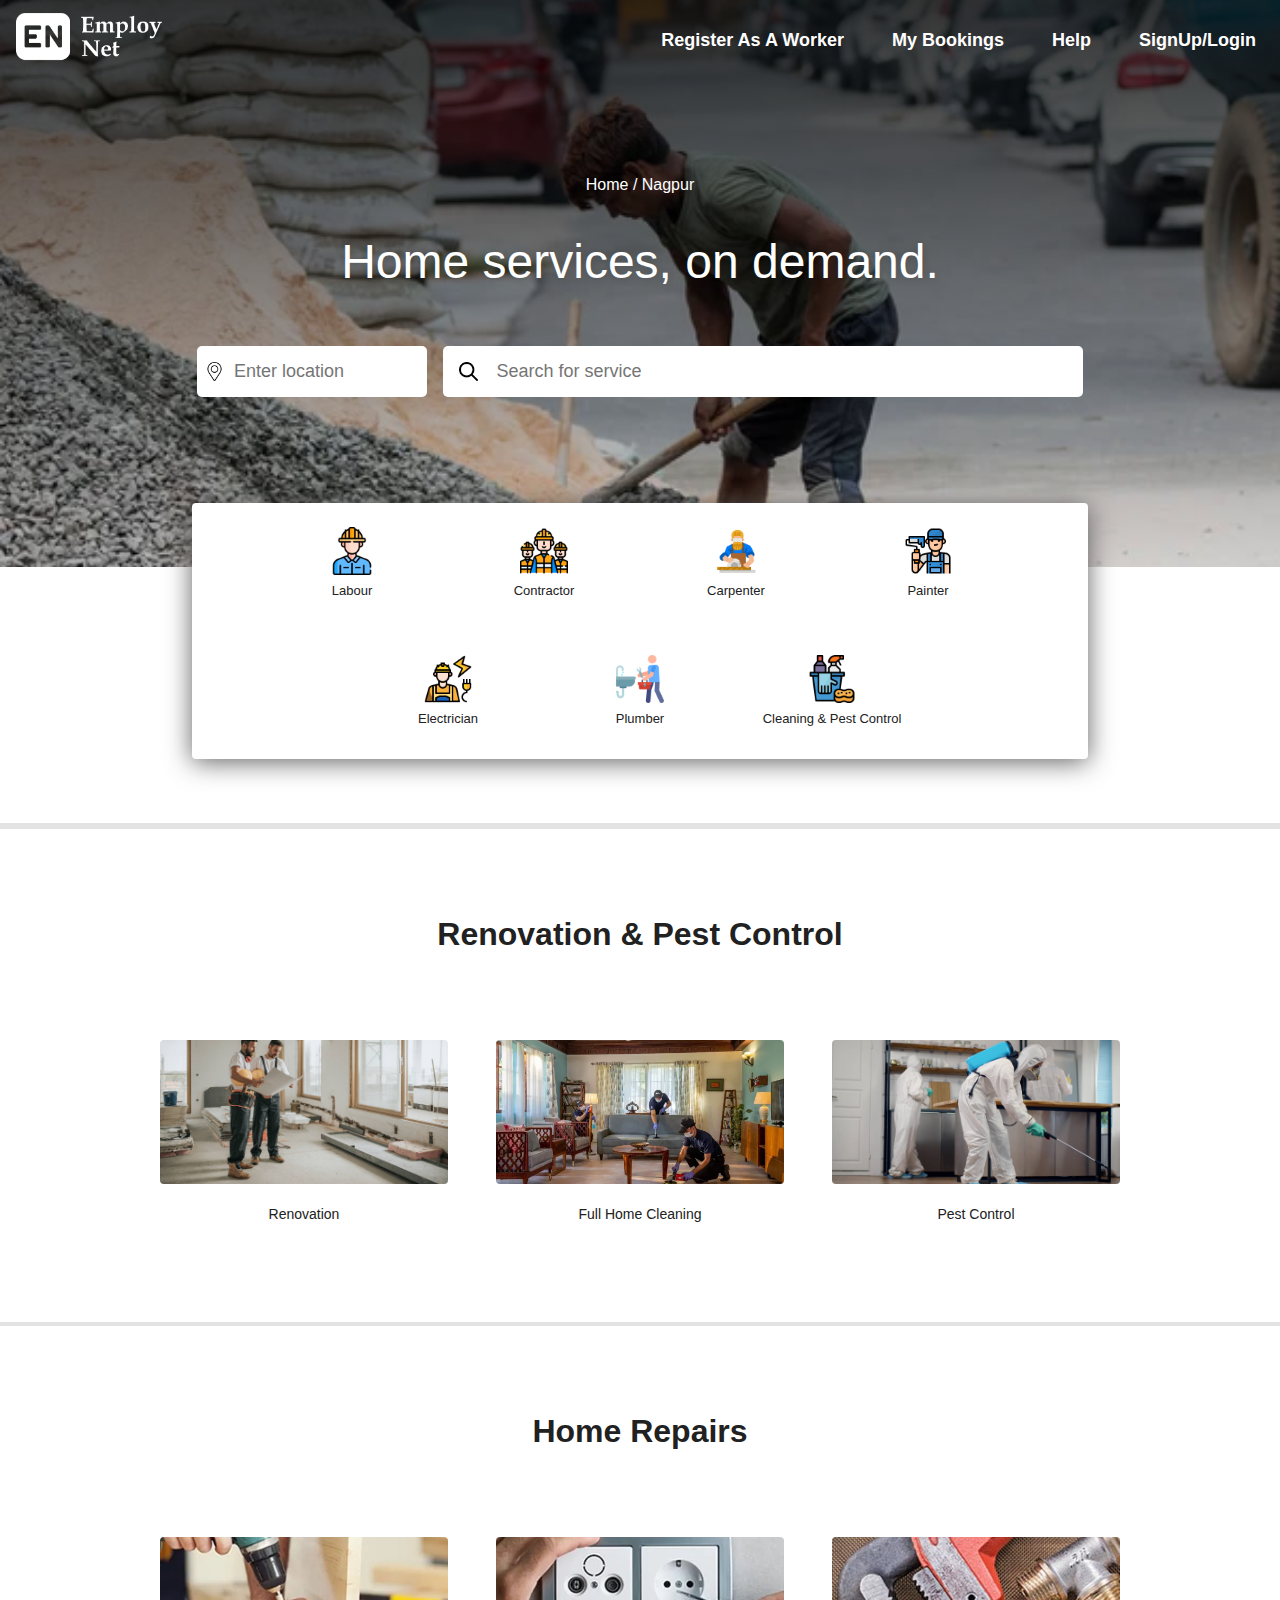
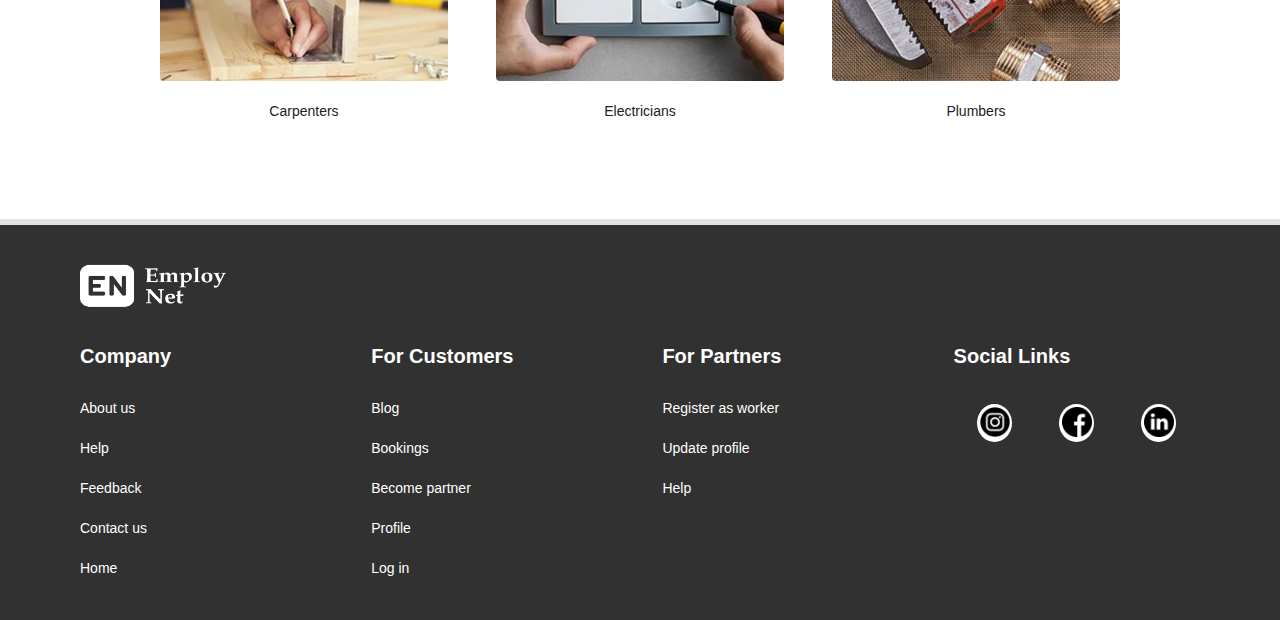
<file: index.html>
<!DOCTYPE html>
<html lang="en">
<head>
    <meta charset="UTF-8">
    <meta name="viewport" content="width=device-width, initial-scale=1.0">
    <title>EmployNet: Home Page</title>
    <link rel="stylesheet" href="index.css">
    <script async src="https://pagead2.googlesyndication.com/pagead/js/adsbygoogle.js?client=ca-pub-9807803082363038"
     crossorigin="anonymous"></script>
</head>
<body>
    <script>
        if(navigator.geolocation)
{
    navigator.geolocation.getCurrentPosition(function(position)
    {
        console.log(`Latitude is: ${position.coords.latitude} and longitude is: ${position.coords.longitude}`);
    },function()
    {
        alert("Could not get the location for some reason!");
    })
}
    </script>
    <div class="first1"></div>
    <div class="first2">
        <div class="first3">
            <div><a href="aboutUs.html"><div class="first4"></div></a></div>
            <div class="first5">
                <div><a href="worker.html" class="first40"><div class="first6">Register As A Worker</div></a></div>
                <div><a href="customer2.html" class="first40"><div class="first6">My Bookings</div></a></div>
                <div><a href="help.html" class="first40"><div class="first6">Help</div></a></div>
                <div><a href="sign.html" class="first40"><div class="first6">SignUp/Login</div></a></div>
            </div>
        </div>
        <div class="first7">Home / Nagpur</div>
        <div class="first8">Home services, on demand.</div>
        <div class="first9">
            <div class="first10">
                <div class="first12"><img src="gallery/pin.png" alt="" class="first13"></div>
                <div class="first14"><input type="text" placeholder="Enter location" class="first15"></div>
                <!-- <div class="first12"><img src="gallery/down-arrow.png" alt="" class="first13"></div> -->
            </div>
            <div class="first11">
                <div class="first16"><img src="gallery/search.png" alt="" class="first13"></div>
                <div><input type="text" placeholder="Search for service" class="first15"></div>
            </div>
        </div>
    </div>
    <div class="first17"><div class="first18">
        <div><a href="customer.html" class="first40"><div class="first19">
            <div class="first20"><img src="gallery/labour-day.png" alt="" class="first22"></div>
            <div class="first21">Labour</div></div></a>
        </div>
        <div><a href="customer.html" class="first40"><div class="first19">
            <div class="first20"><img src="gallery/workers.png" alt="" class="first22"></div>
            <div class="first21">Contractor</div></div></a>
        </div>
        <div><a href="customer.html" class="first40"><div class="first19">
            <div class="first20"><img src="gallery/carpenter.png" alt="" class="first22"></div>
            <div class="first21">Carpenter</div></div></a>
        </div>
        <div><a href="customer.html" class="first40"><div class="first19">
            <div class="first20"><img src="gallery/painter.png" alt="" class="first22"></div>
            <div class="first21">Painter</div></div></a>
        </div>
        <div><a href="customer.html" class="first40"><div class="first19">
            <div class="first20"><img src="gallery/electrician.png" alt="" class="first22"></div>
            <div class="first21">Electrician</div></div></a>
        </div>
        <div><a href="customer.html" class="first40"><div class="first19">
            <div class="first20"><img src="gallery/plumber.png" alt="" class="first22"></div>
            <div class="first21">Plumber</div></div></a>
        </div>
        <div><a href="customer.html" class="first40"><div class="first19">
            <div class="first20"><img src="gallery/cleaning.png" alt="" class="first22"></div>
            <div class="first21">Cleaning & Pest Control</div></div></a>
        </div>
    </div></div>
    <div class="first23">
        <div class="first24">
            <div class="first25">
                <h1 class="first26">Renovation & Pest Control</h1>
            </div>
            <div class="first27">
                <div class="first28"><a href="" class="first40">
                    <img src="gallery/Renovation.jpg" alt="" class="first29">
                    <span class="first30">Renovation</span></a>
                </div>
                <div class="first28"><a href="" class="first40">
                    <img src="gallery/homeCleaning.webp" alt="" class="first29">
                    <span class="first30">Full Home Cleaning</span></a>
                </div>
                <div class="first28"><a href="" class="first40">
                    <img src="gallery/PestControl.jpeg" alt="" class="first29">
                    <span class="first30">Pest Control</span></a>
                </div>
            </div>
        </div>
        <div class="first24">
            <div class="first25">
                <h1 class="first26">Home Repairs</h1>
            </div>
            <div class="first27">
                <div class="first28"><a href="" class="first40">
                    <img src="gallery/Carpenter2.webp" alt="" class="first29">
                    <span class="first30">Carpenters</span></a>
                </div>
                <div class="first28"><a href="" class="first40">
                    <img src="gallery/electricians.webp" alt="" class="first29">
                    <span class="first30">Electricians</span></a>
                </div>
                <div class="first28"><a href="" class="first40">
                    <img src="gallery/plumbers.jpg" alt="" class="first29">
                    <span class="first30">Plumbers</span></a>
                </div>
            </div>
        </div>
    </div>
   <footer class="first31">
        <div>
          <a href="aboutUs.html"
            ><img src="gallery/Employnet.png" alt="" class="first32"
          /></a>
        </div>
        <div class="first33">
          <div class="first34">
            <p class="first35">Company</p>
            <a href="aboutUs.html" class="first40"
              ><p class="first39">About us</p></a
            >
            <a href="help.html" class="first40"><p class="first39">Help</p></a>
            <a href="feedback.html" class="first40"
              ><p class="first39">Feedback</p></a
            >
            <a href="mailto:sachinchaturvedi8713@gmail.com" class="first40"
              ><p class="first39">Contact us</p></a
            >
            <a href="index.html" class="first40"
              ><p class="first39">Home</p></a
            >
          </div>
          <div class="first34">
            <p class="first35">For Customers</p>
            <a href="" class="first40"><p class="first39">Blog</p></a>
            <a href="customer2.html" class="first40"
              ><p class="first39">Bookings</p></a
            >
            <a href="worker.html" class="first40"><p class="first39">Become partner</p></a>
            <a href="profile.html" class="first40"><p class="first39">Profile</p></a>
            <a href="sign.html" class="first40"><p class="first39">Log in</p></a>
          </div>
          <div class="first34">
            <p class="first35">For Partners</p>
            <a href="worker.html" class="first40"
              ><p class="first39">Register as worker</p></a
            >
            <a href="profile.html" class="first40"><p class="first39">Update profile</p></a>
            <a href="help.html" class="first40"><p class="first39">Help</p></a>
          </div>
          <div class="first34">
            <p class="first35">Social Links</p>
            <div class="first36">
              <div class="first37">
                <a href="https://www.instagram.com/"
                  ><img src="gallery/instagram.png" alt="" class="first38"
                /></a>
              </div>
              <div class="first37">
                <a href="https://www.facebook.com/"
                  ><img src="gallery/facebook.png" alt="" class="first38"
                /></a>
              </div>
              <div class="first37">
                <a href="https://in.linkedin.com/"
                  ><img src="gallery/linkedin.png" alt="" class="first38"
                /></a>
              </div>
            </div>
          </div>
        </div>
      </footer>
</body>
</html>
</file>
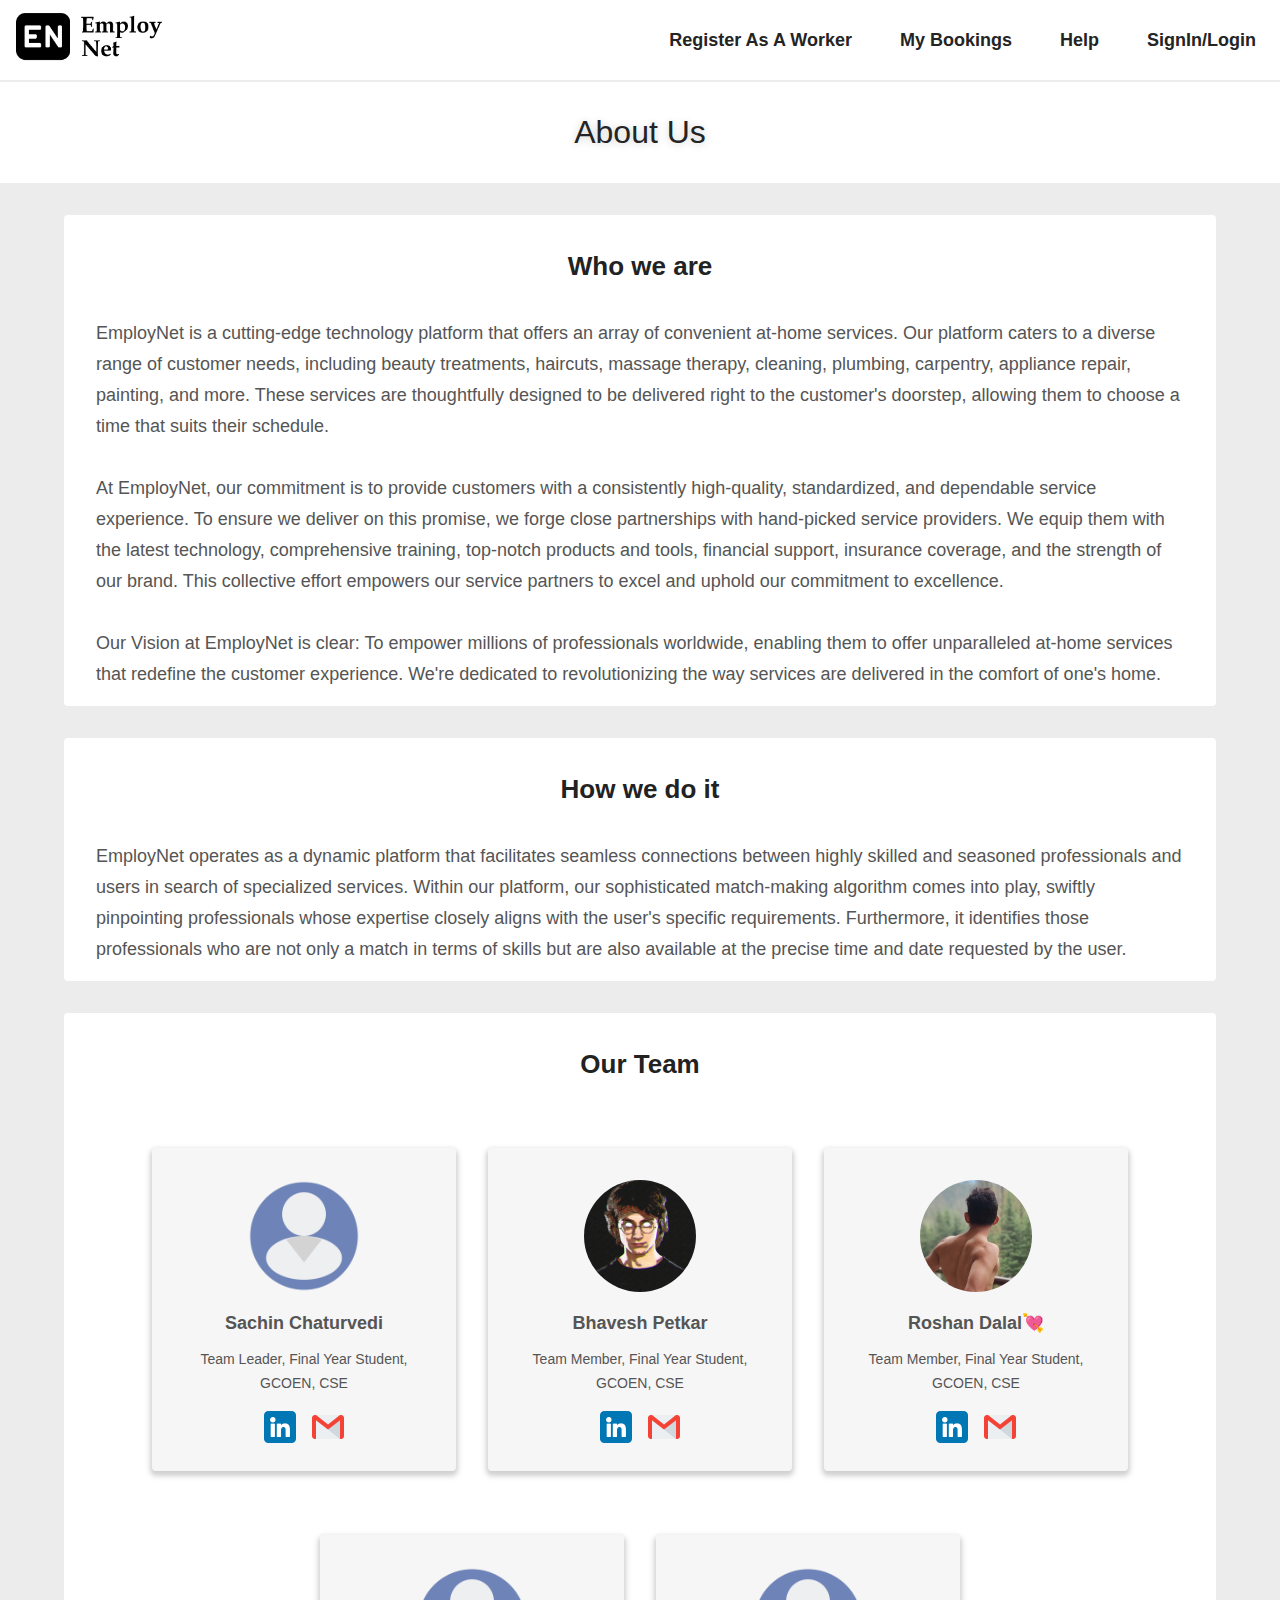
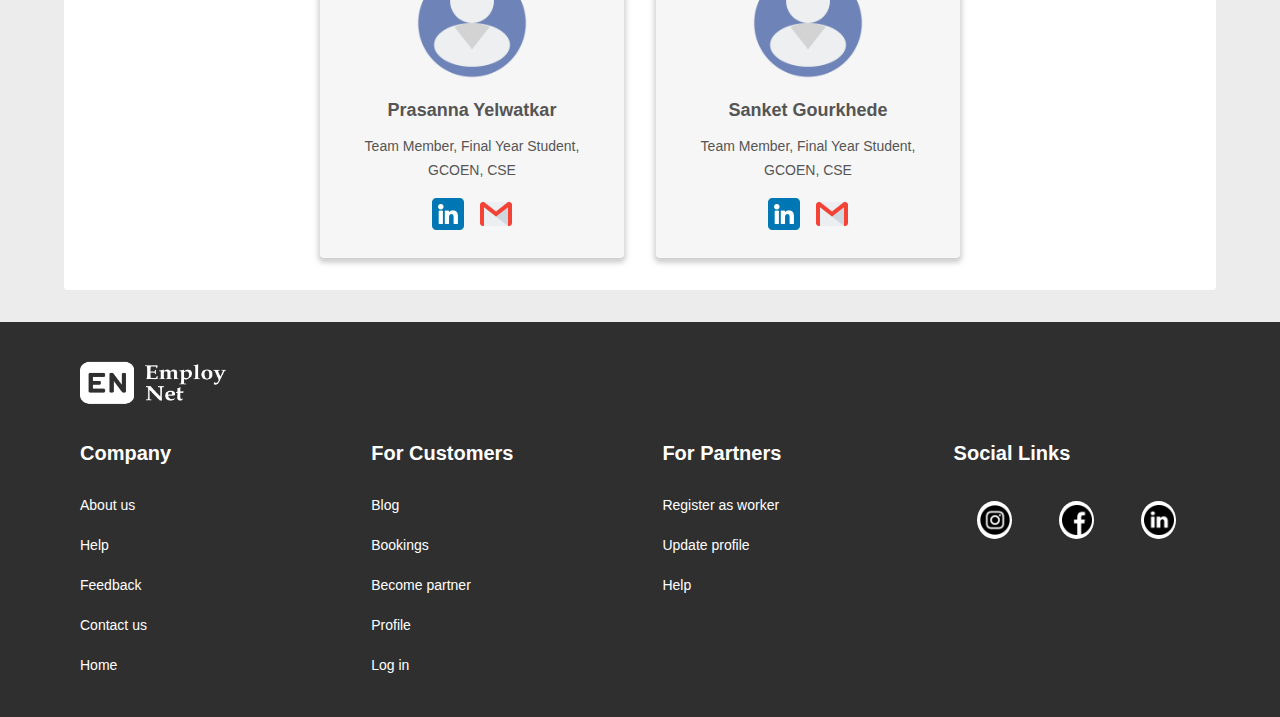
<file: aboutUs.html>
<!DOCTYPE html>
<html lang="en">
<head>
    <meta charset="UTF-8">
    <meta name="viewport" content="width=device-width, initial-scale=1.0">
    <title>EmployNet: About Us</title>
    <link rel="stylesheet" href="index.css">
    <link rel="stylesheet" href="aboutUs.css">
    <script async src="https://pagead2.googlesyndication.com/pagead/js/adsbygoogle.js?client=ca-pub-9807803082363038"
     crossorigin="anonymous"></script>
</head>
<body class="third1">
    <div class="third2">
        <div><a href="aboutUs.html"><div class="third3"></div></a></div>
        <div class="third4">
            <div><a href="worker.html" class="first40"><div class="third5">Register As A Worker</div></a></div>
            <div><a href="customer2.html" class="first40"><div class="third5">My Bookings</div></a></div>
            <div><a href="help.html" class="first40"><div class="third5">Help</div></a></div>
            <div><a href="sign.html" class="first40"><div class="third5">SignIn/Login</div></a></div>
        </div>
    </div>
    <div class="third6">About Us</div>
    <div class="third10">
        <div class="third7">
            <div class="third8">Who we are</div>
            <div class="third9">EmployNet is a cutting-edge technology platform that offers an array of convenient at-home services. Our platform caters to a diverse range of customer needs, including beauty treatments, haircuts, massage therapy, cleaning, plumbing, carpentry, appliance repair, painting, and more. These services are thoughtfully designed to be delivered right to the customer's doorstep, allowing them to choose a time that suits their schedule. <br><br>

At EmployNet, our commitment is to provide customers with a consistently high-quality, standardized, and dependable service experience. To ensure we deliver on this promise, we forge close partnerships with hand-picked service providers. We equip them with the latest technology, comprehensive training, top-notch products and tools, financial support, insurance coverage, and the strength of our brand. This collective effort empowers our service partners to excel and uphold our commitment to excellence. <br><br>

Our Vision at EmployNet is clear: To empower millions of professionals worldwide, enabling them to offer unparalleled at-home services that redefine the customer experience. We're dedicated to revolutionizing the way services are delivered in the comfort of one's home.</div>
        </div>
        <div class="third7">
            <div class="third8">How we do it</div>
            <div class="third9">EmployNet operates as a dynamic platform that facilitates seamless connections between highly skilled and seasoned professionals and users in search of specialized services. Within our platform, our sophisticated match-making algorithm comes into play, swiftly pinpointing professionals whose expertise closely aligns with the user's specific requirements. Furthermore, it identifies those professionals who are not only a match in terms of skills but are also available at the precise time and date requested by the user.</div>
        </div>
        <div class="third7">
            <div class="third8">Our Team</div>
            <div class="third11">
                <div class="third12">
                    <div class="third13"><img src="gallery/user.png" alt="" class="third16"></div>
                    <div class="third14">Sachin Chaturvedi</div>
                    <div class="third15">Team Leader, Final Year Student, GCOEN, CSE</div>
                    <div class="third17">
                        <div><a href="https://www.linkedin.com/in/sachin-chaturvedi-089859207/"><img src="gallery/linkedin2.png" alt="" class="third18"></a></div>
                        <div><a href="mailto:sachinchaturvedi8713@gmail.com"><img src="gallery/gmail.png" alt="" class="third18"></a></div>
                    </div>
                </div>
                <div class="third12">
                    <div class="third13"><img src="gallery/bhavesh.png" alt="" class="third16"></div>
                    <div class="third14">Bhavesh Petkar</div>
                    <div class="third15">Team Member, Final Year Student, GCOEN, CSE</div>
                    <div class="third17">
                        <div><a href="https://www.linkedin.com/in/bhavesh-petkar-7b38b31ba/"><img src="gallery/linkedin2.png" alt="" class="third18"></a></div>
                        <div><a href="mailto:bhaveshpetkar0@gmail.com"><img src="gallery/gmail.png" alt="" class="third18"></a></div>
                    </div>
                </div><div class="third12">
                    <div class="third13"><img src="gallery/roshan.png" alt="" class="third16"></div>
                    <div class="third14">Roshan Dalal💘</div>
                    <div class="third15">Team Member, Final Year Student, GCOEN, CSE</div>
                    <div class="third17">
                        <div><a href="https://www.linkedin.com/in/roshan-dalal-9b903b216/"><img src="gallery/linkedin2.png" alt="" class="third18"></a></div>
                        <div><a href="mailto:sachinchaturvedi8713@gmail.com"><img src="gallery/gmail.png" alt="" class="third18"></a></div>
                    </div>
                </div><div class="third12">
                    <div class="third13"><img src="gallery/user.png" alt="" class="third16"></div>
                    <div class="third14">Prasanna Yelwatkar</div>
                    <div class="third15">Team Member, Final Year Student, GCOEN, CSE</div>
                    <div class="third17">
                        <div><a href="https://www.linkedin.com/in/prasanna-yelwatkar-273b43204/"><img src="gallery/linkedin2.png" alt="" class="third18"></a></div>
                        <div><a href="mailto:yelwatkarprasanna@gmail.com"><img src="gallery/gmail.png" alt="" class="third18"></a></div>
                    </div>
                </div><div class="third12">
                    <div class="third13"><img src="gallery/user.png" alt="" class="third16"></div>
                    <div class="third14">Sanket Gourkhede</div>
                    <div class="third15">Team Member, Final Year Student, GCOEN, CSE</div>
                    <div class="third17">
                        <div><a href="https://www.linkedin.com/in/sanket-gourkhede/"><img src="gallery/linkedin2.png" alt="" class="third18"></a></div>
                        <div><a href="mailto:sanket88gg@gmail.com"><img src="gallery/gmail.png" alt="" class="third18"></a></div>
                    </div>
                </div>
            </div>
        </div>
    </div> 
    <footer class="first31">
        <div>
          <a href="aboutUs.html"
            ><img src="gallery/Employnet.png" alt="" class="first32"
          /></a>
        </div>
        <div class="first33">
          <div class="first34">
            <p class="first35">Company</p>
            <a href="aboutUs.html" class="first40"
              ><p class="first39">About us</p></a
            >
            <a href="help.html" class="first40"><p class="first39">Help</p></a>
            <a href="feedback.html" class="first40"
              ><p class="first39">Feedback</p></a
            >
            <a href="mailto:sachinchaturvedi8713@gmail.com" class="first40"
              ><p class="first39">Contact us</p></a
            >
            <a href="index.html" class="first40"
              ><p class="first39">Home</p></a
            >
          </div>
          <div class="first34">
            <p class="first35">For Customers</p>
            <a href="" class="first40"><p class="first39">Blog</p></a>
            <a href="customer2.html" class="first40"
              ><p class="first39">Bookings</p></a
            >
            <a href="worker.html" class="first40"><p class="first39">Become partner</p></a>
            <a href="profile.html" class="first40"><p class="first39">Profile</p></a>
            <a href="sign.html" class="first40"><p class="first39">Log in</p></a>
          </div>
          <div class="first34">
            <p class="first35">For Partners</p>
            <a href="worker.html" class="first40"
              ><p class="first39">Register as worker</p></a
            >
            <a href="profile.html" class="first40"><p class="first39">Update profile</p></a>
            <a href="help.html" class="first40"><p class="first39">Help</p></a>
          </div>
          <div class="first34">
            <p class="first35">Social Links</p>
            <div class="first36">
              <div class="first37">
                <a href="https://www.instagram.com/"
                  ><img src="gallery/instagram.png" alt="" class="first38"
                /></a>
              </div>
              <div class="first37">
                <a href="https://www.facebook.com/"
                  ><img src="gallery/facebook.png" alt="" class="first38"
                /></a>
              </div>
              <div class="first37">
                <a href="https://in.linkedin.com/"
                  ><img src="gallery/linkedin.png" alt="" class="first38"
                /></a>
              </div>
            </div>
          </div>
        </div>
      </footer>
</body>
</html>
</file>
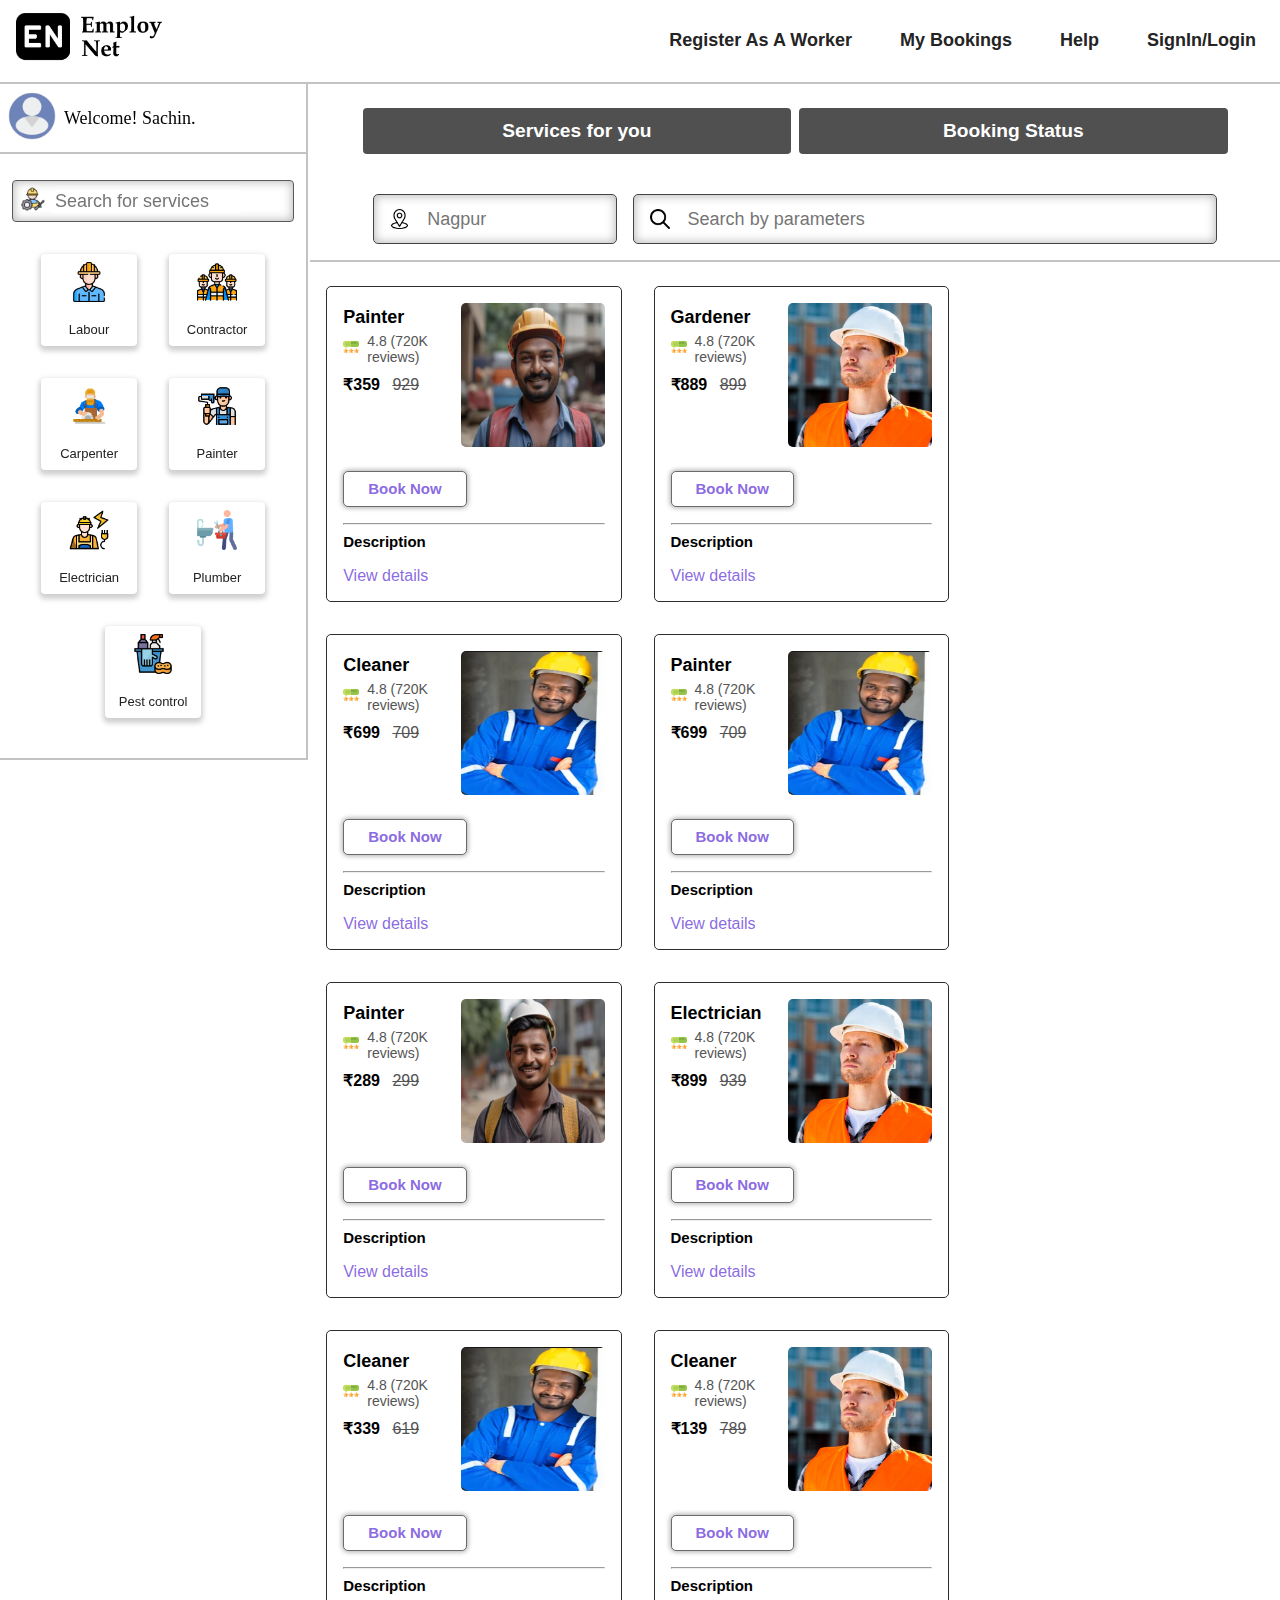
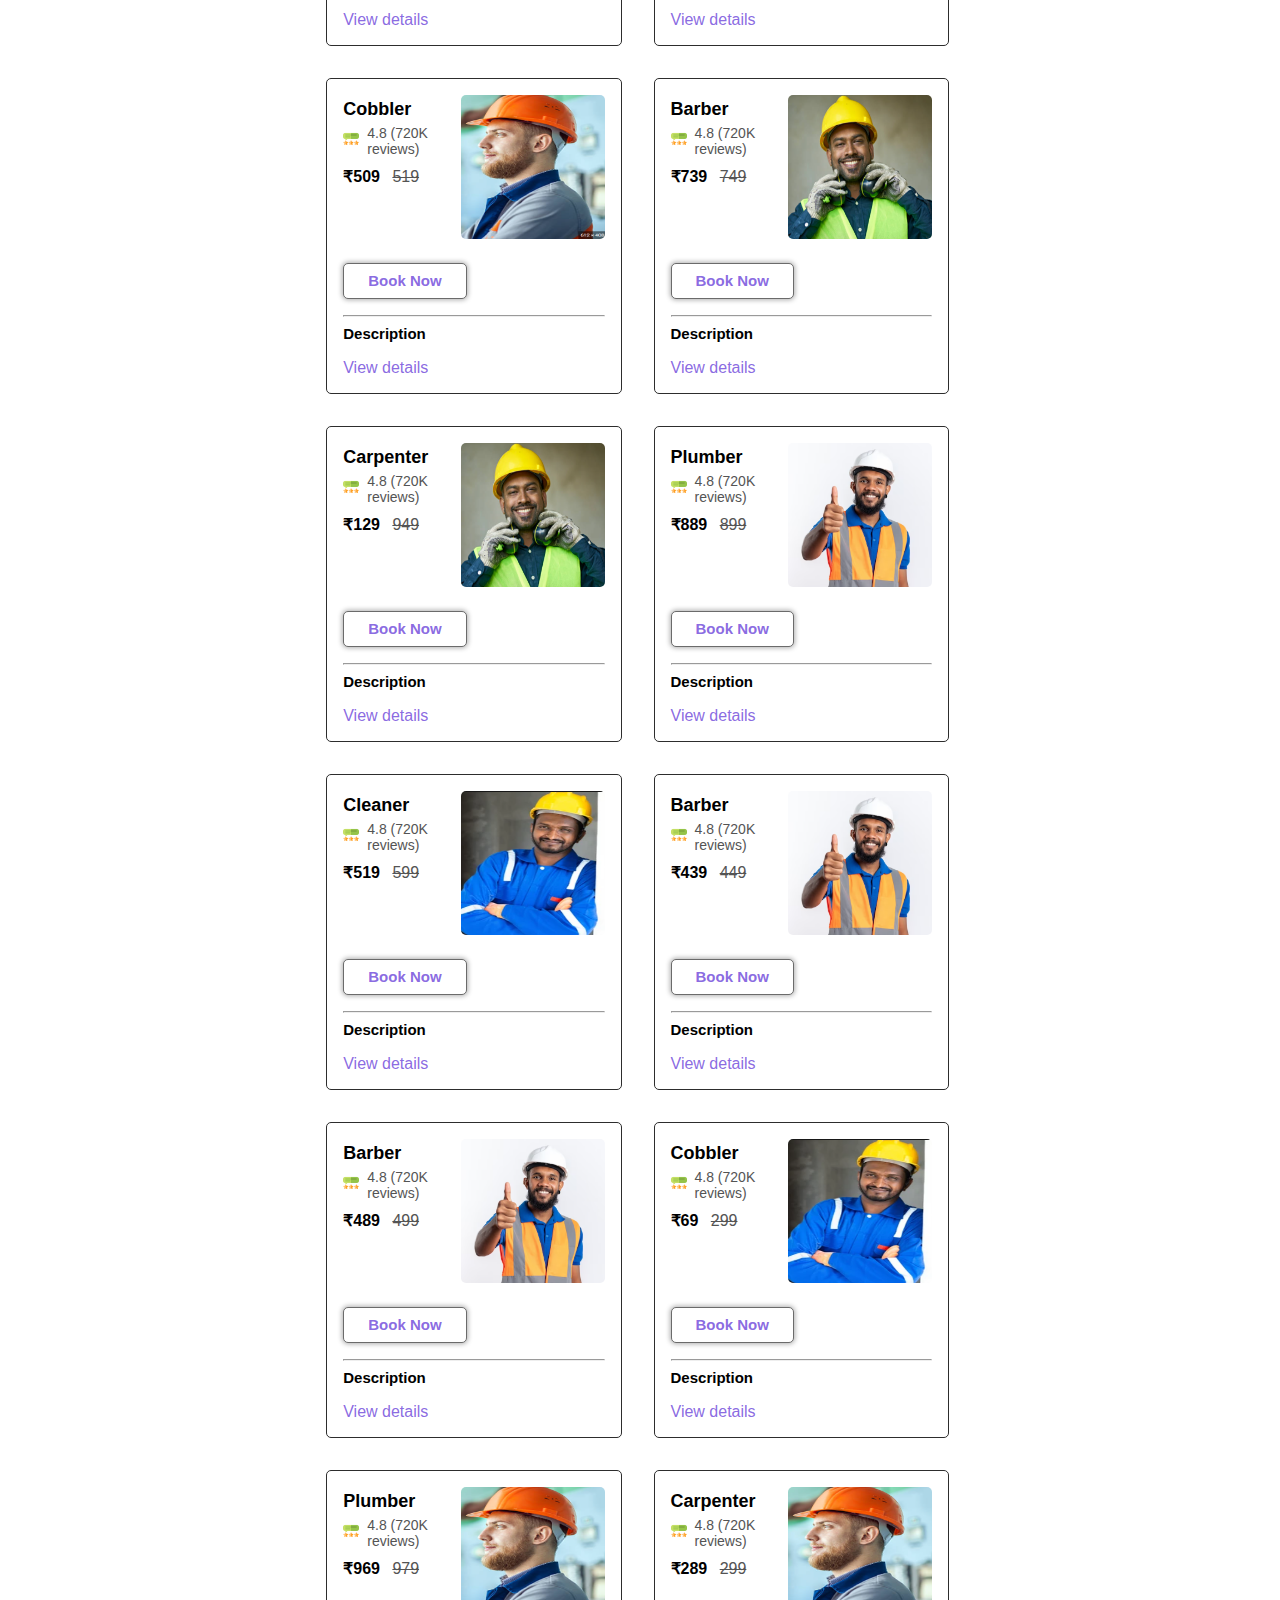
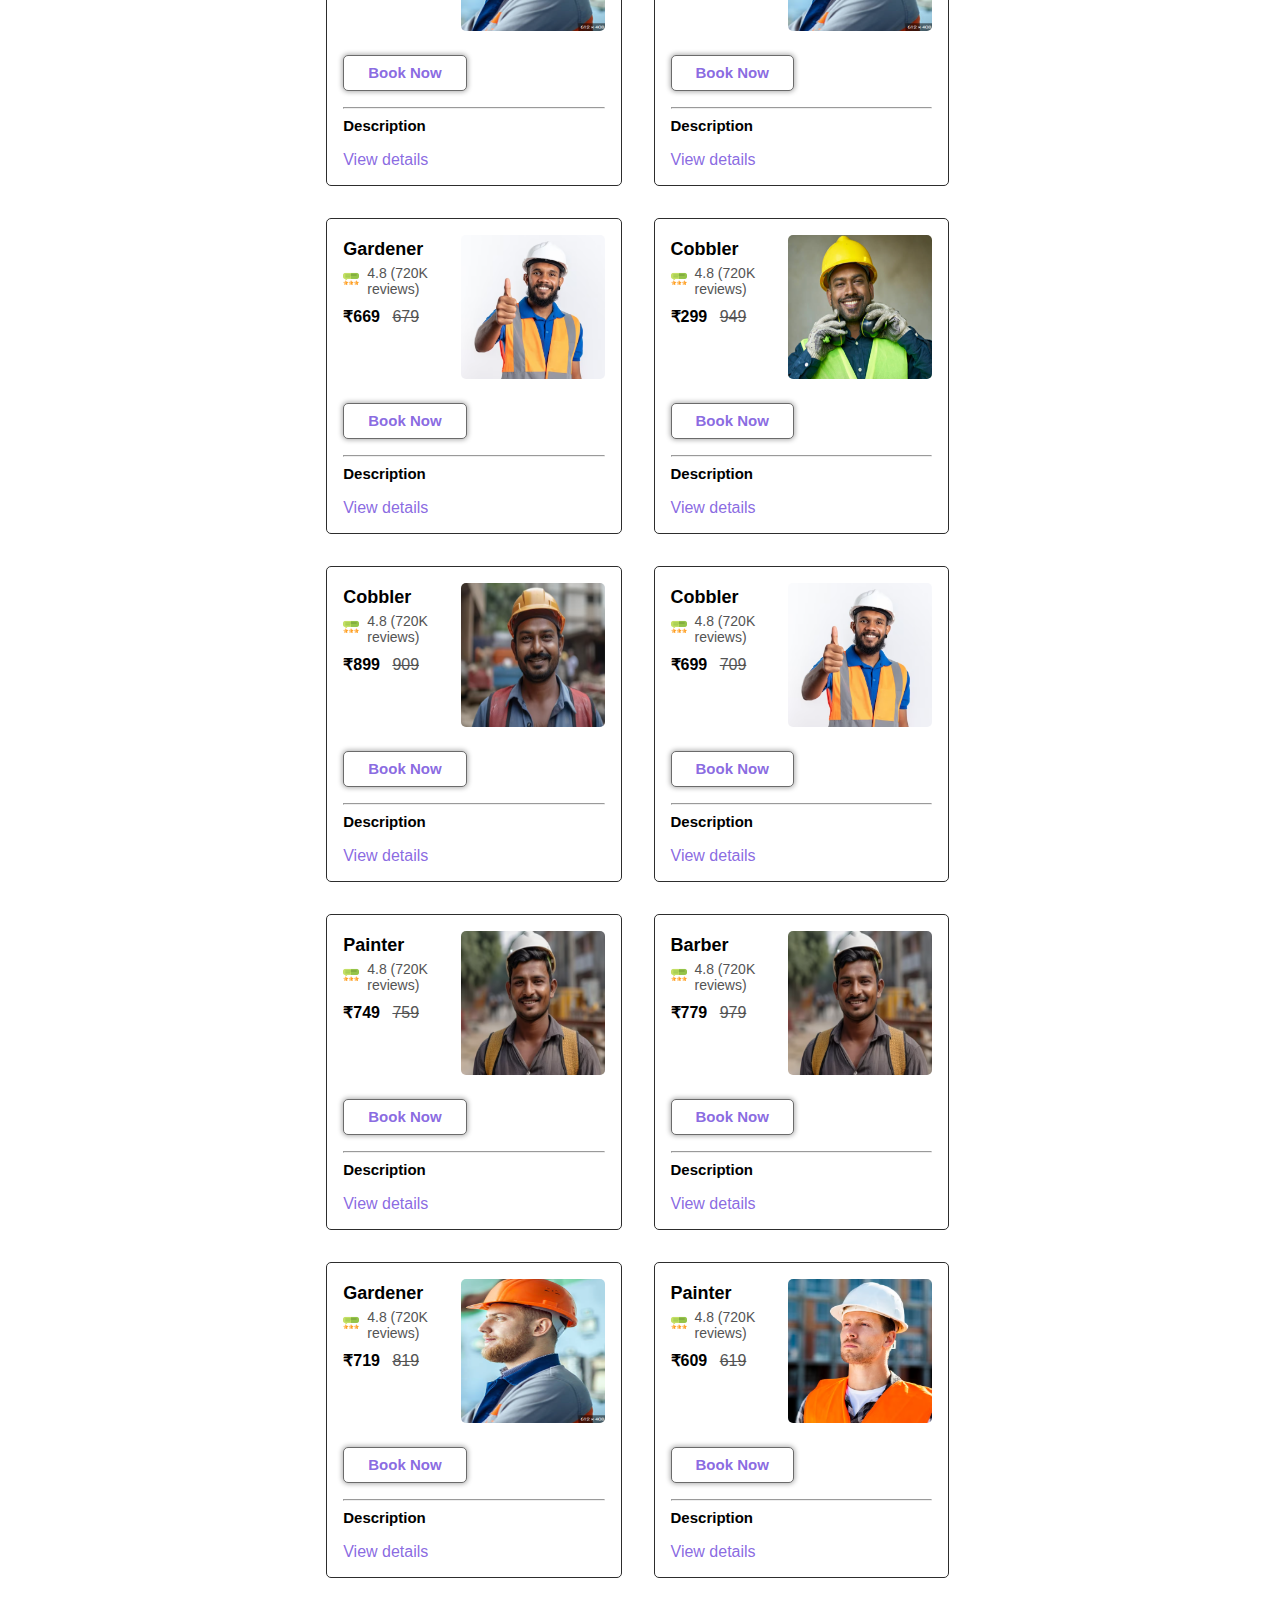
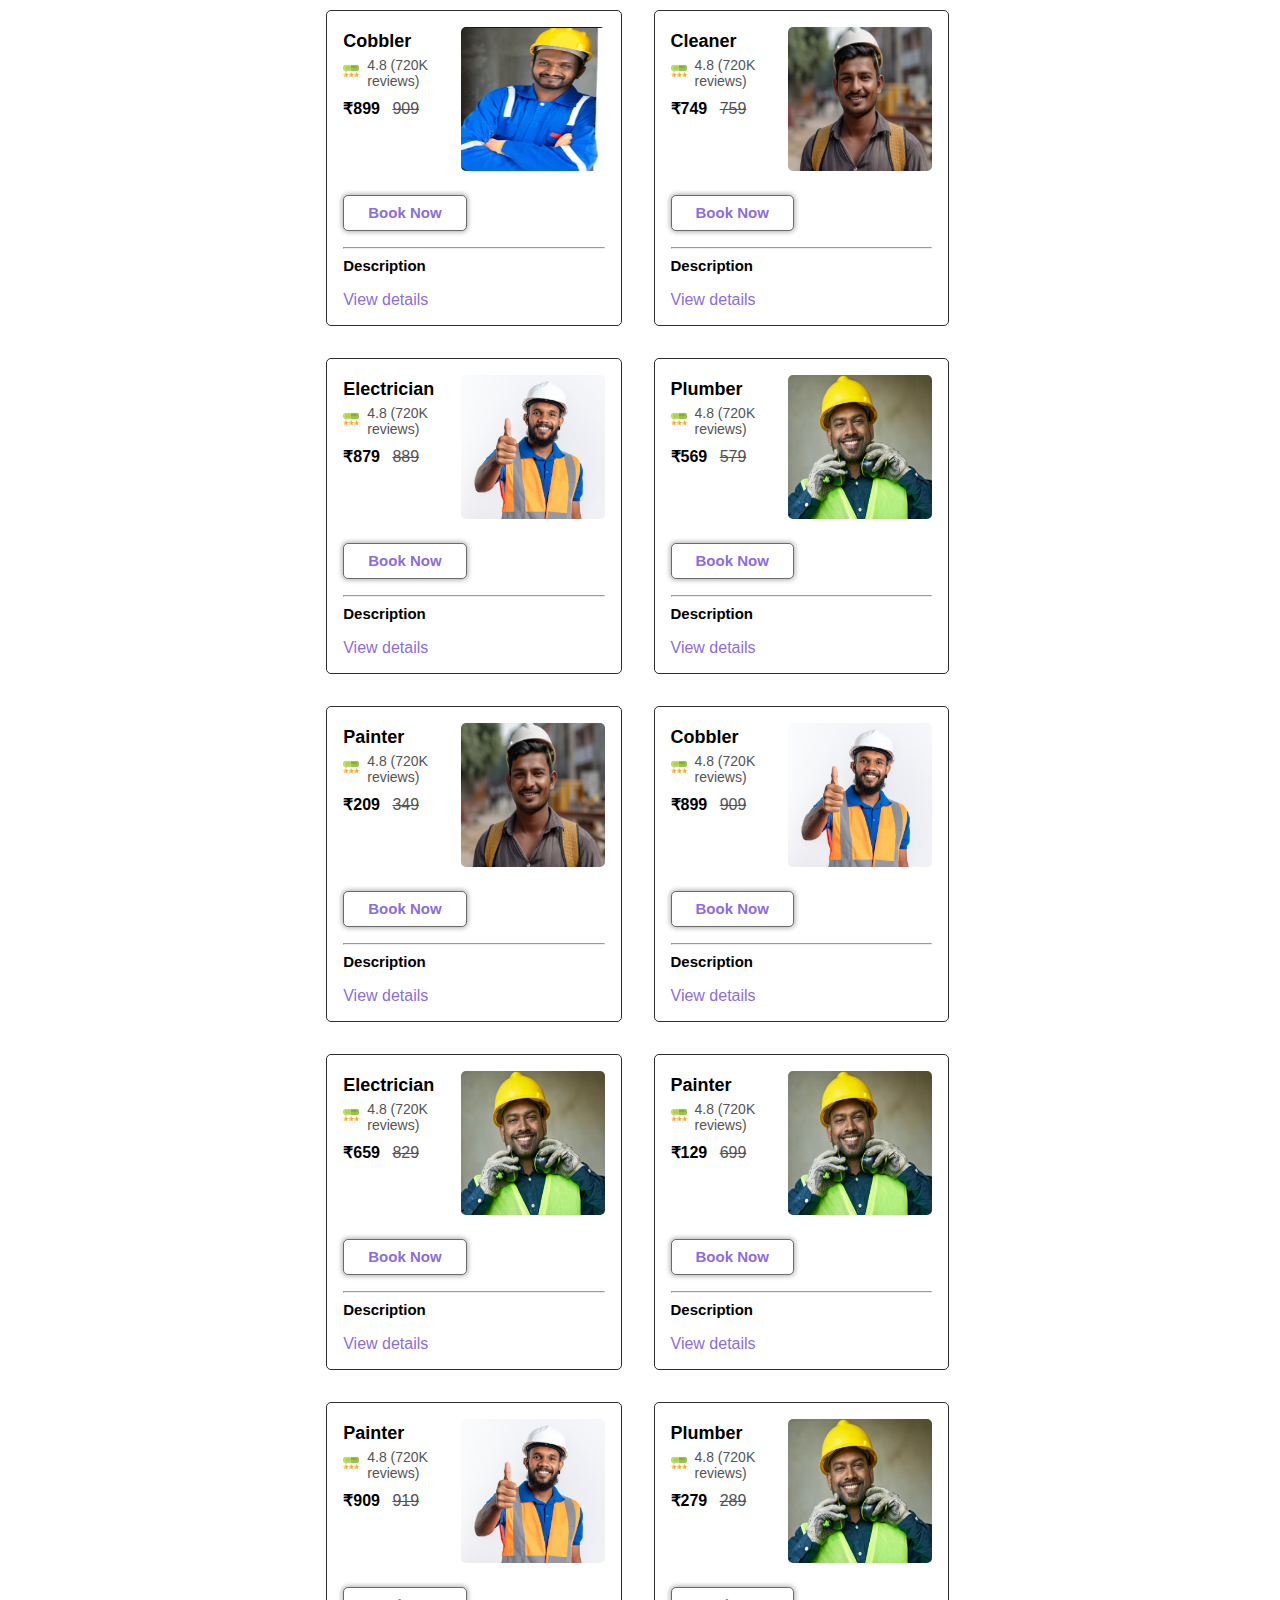
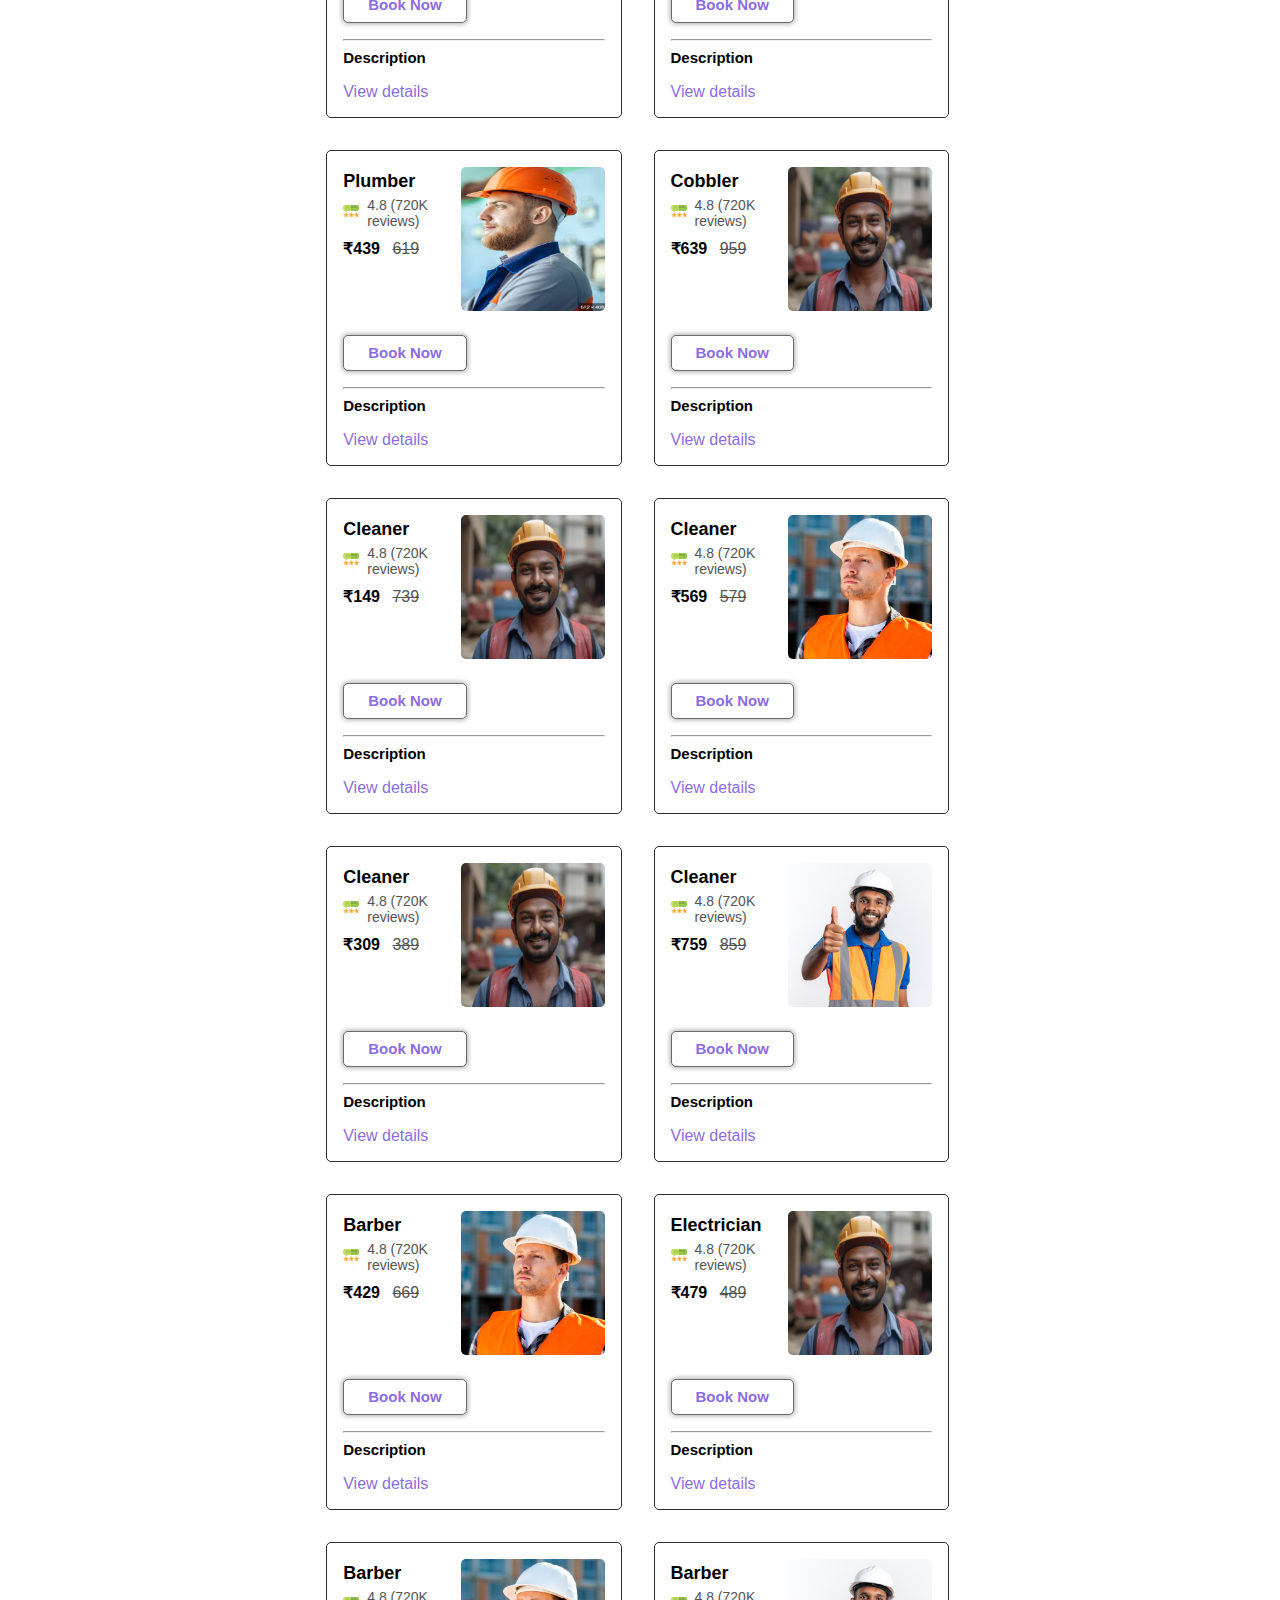
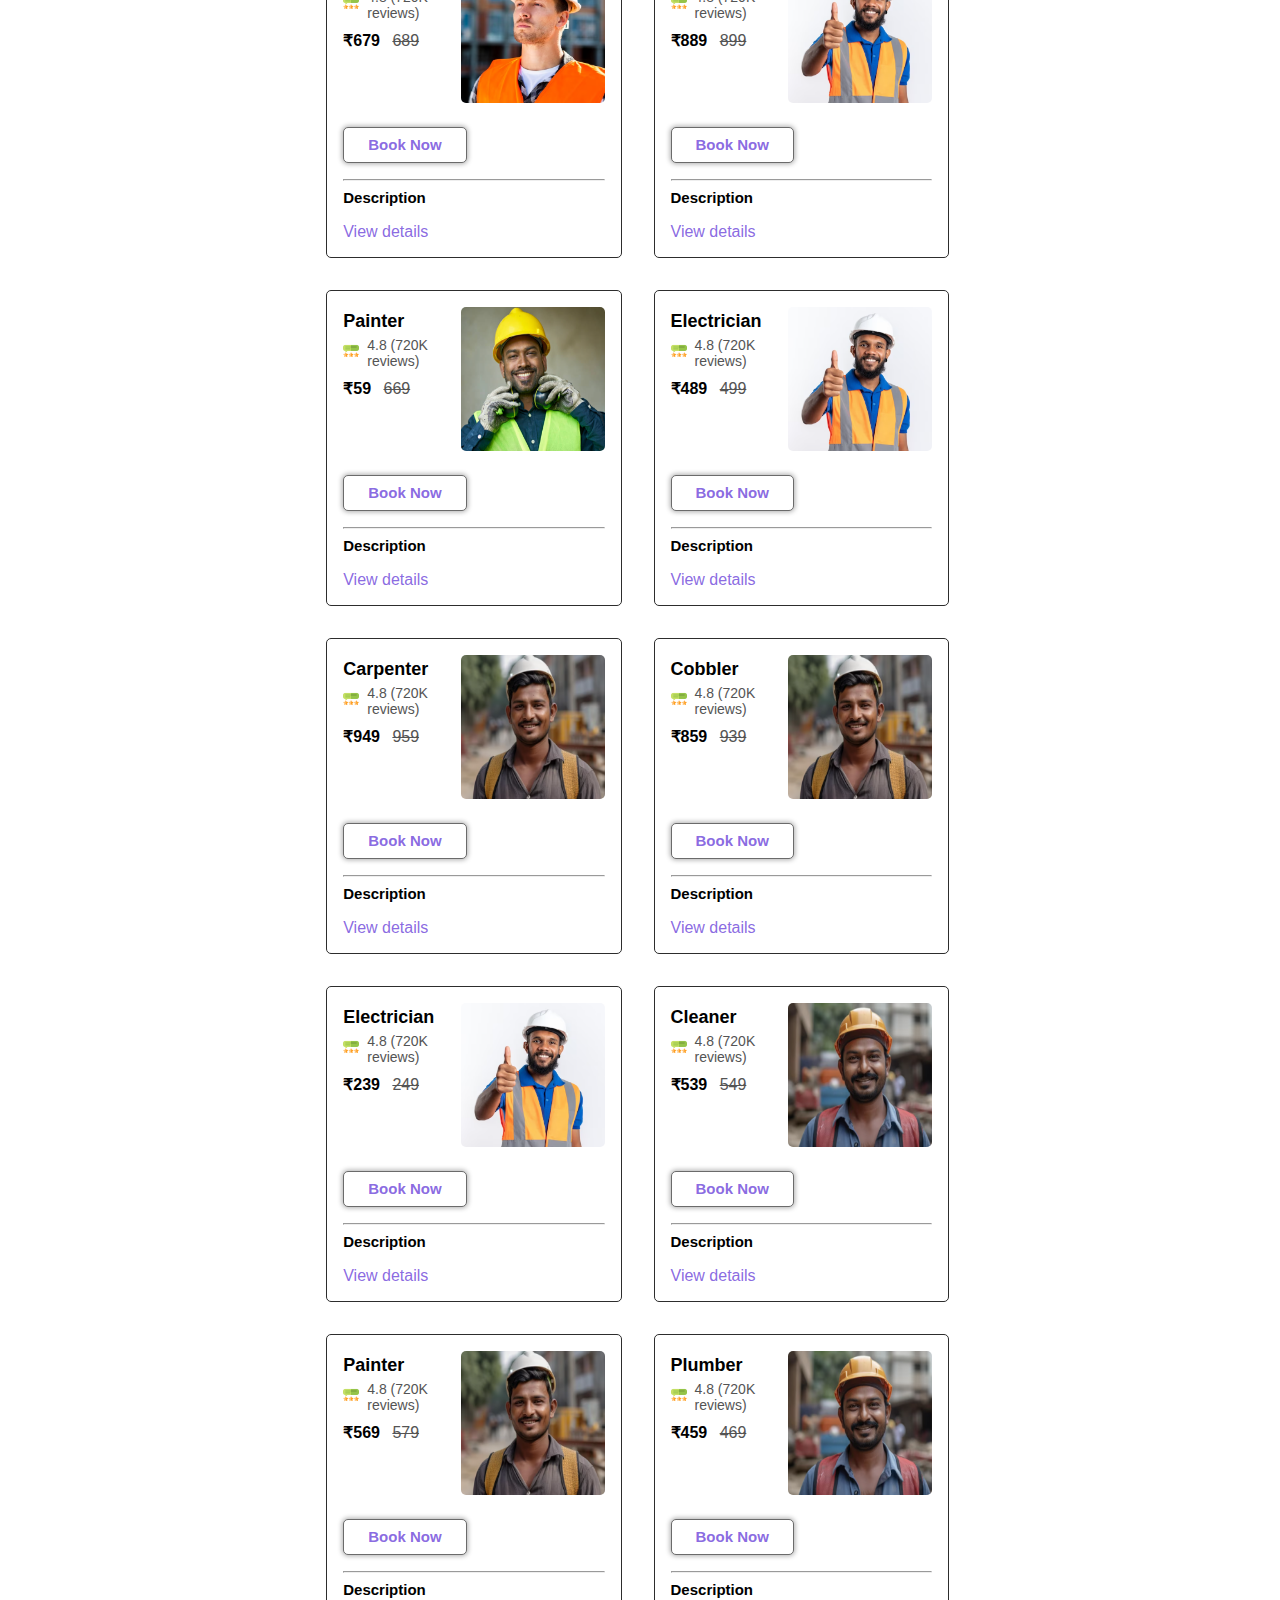
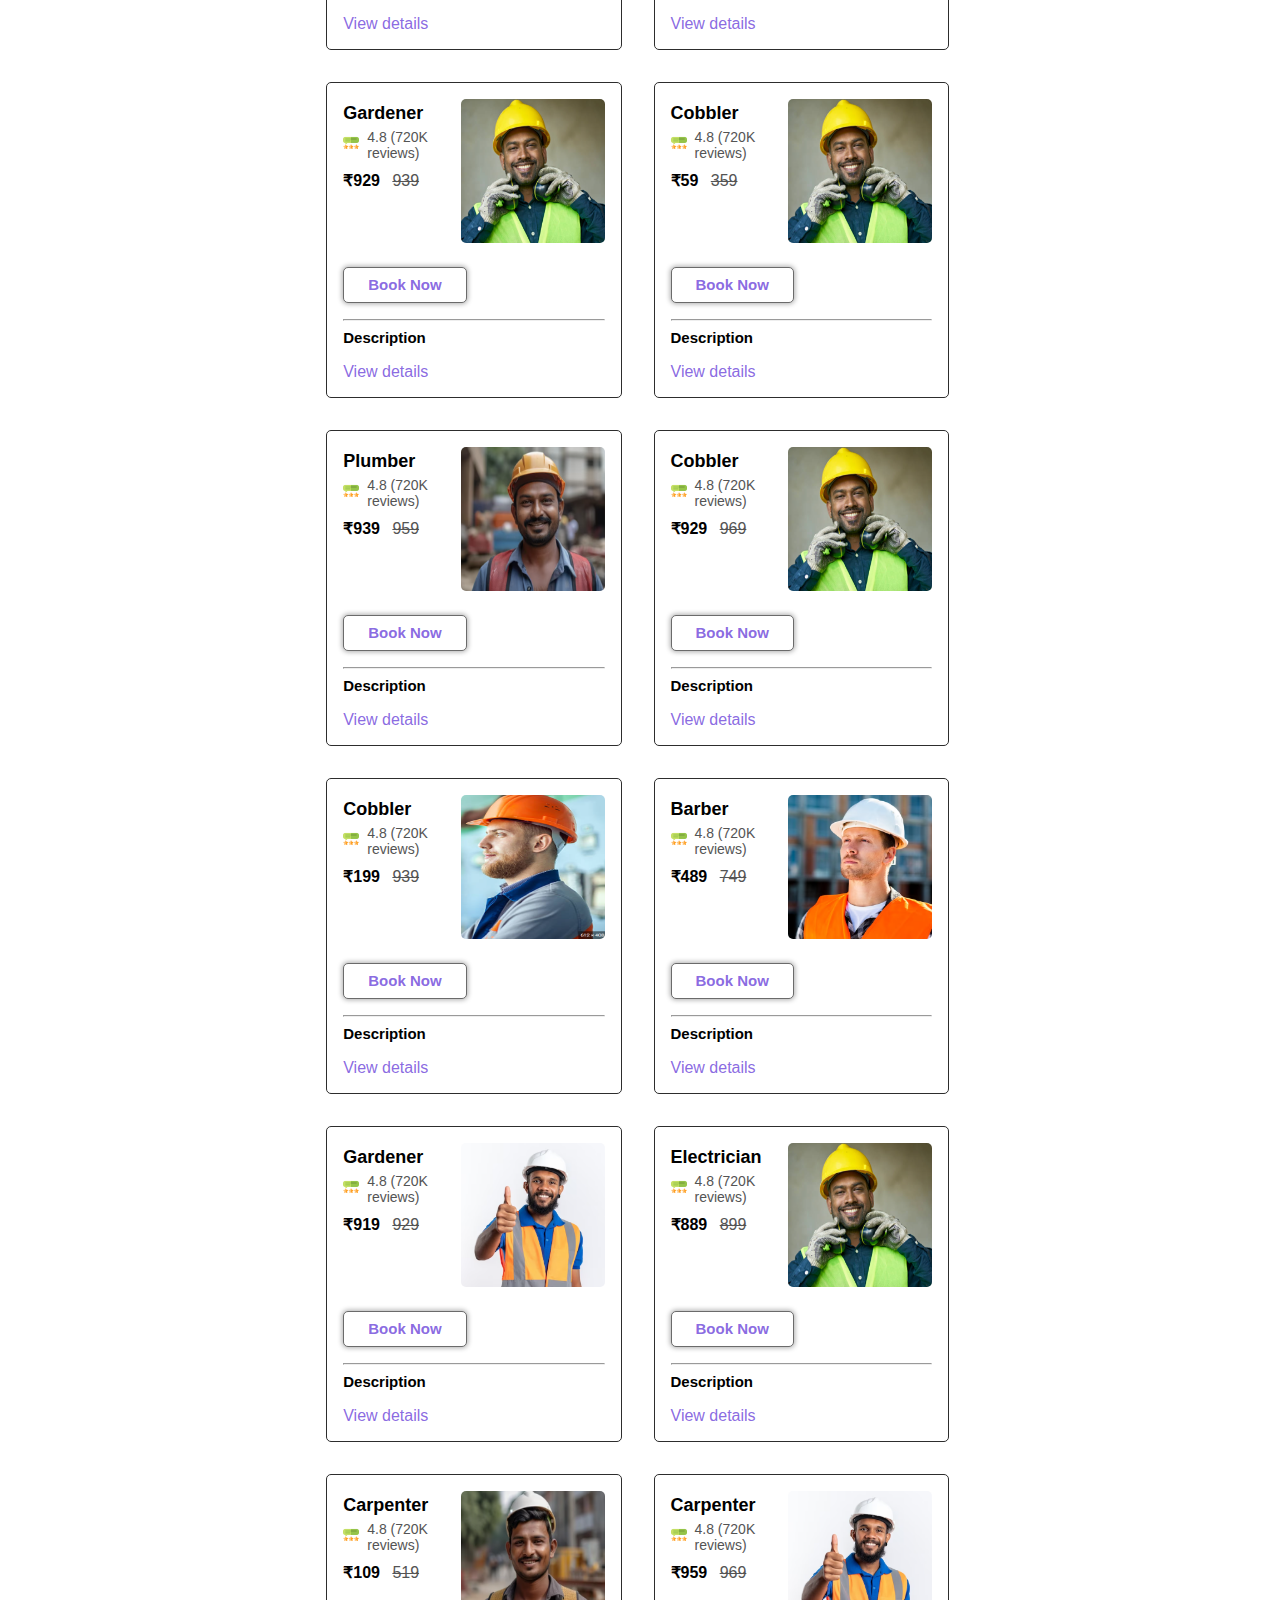
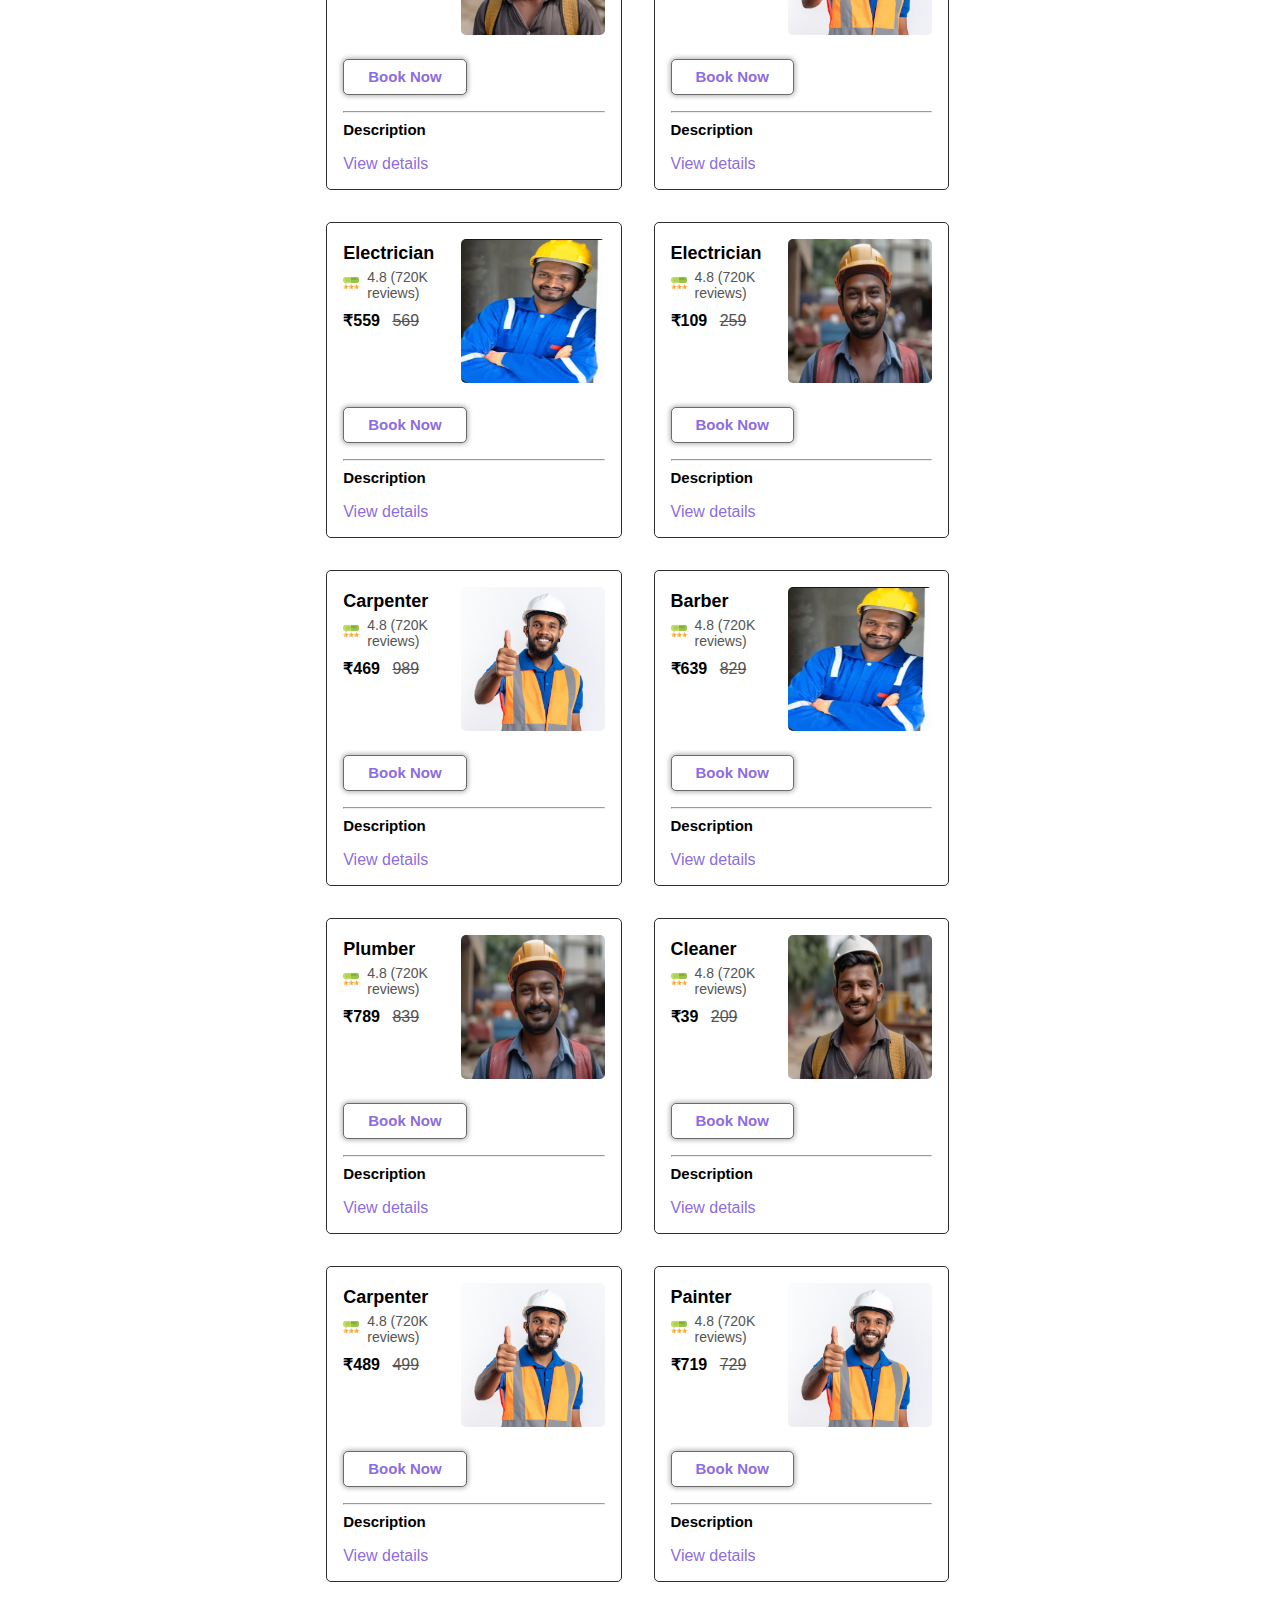
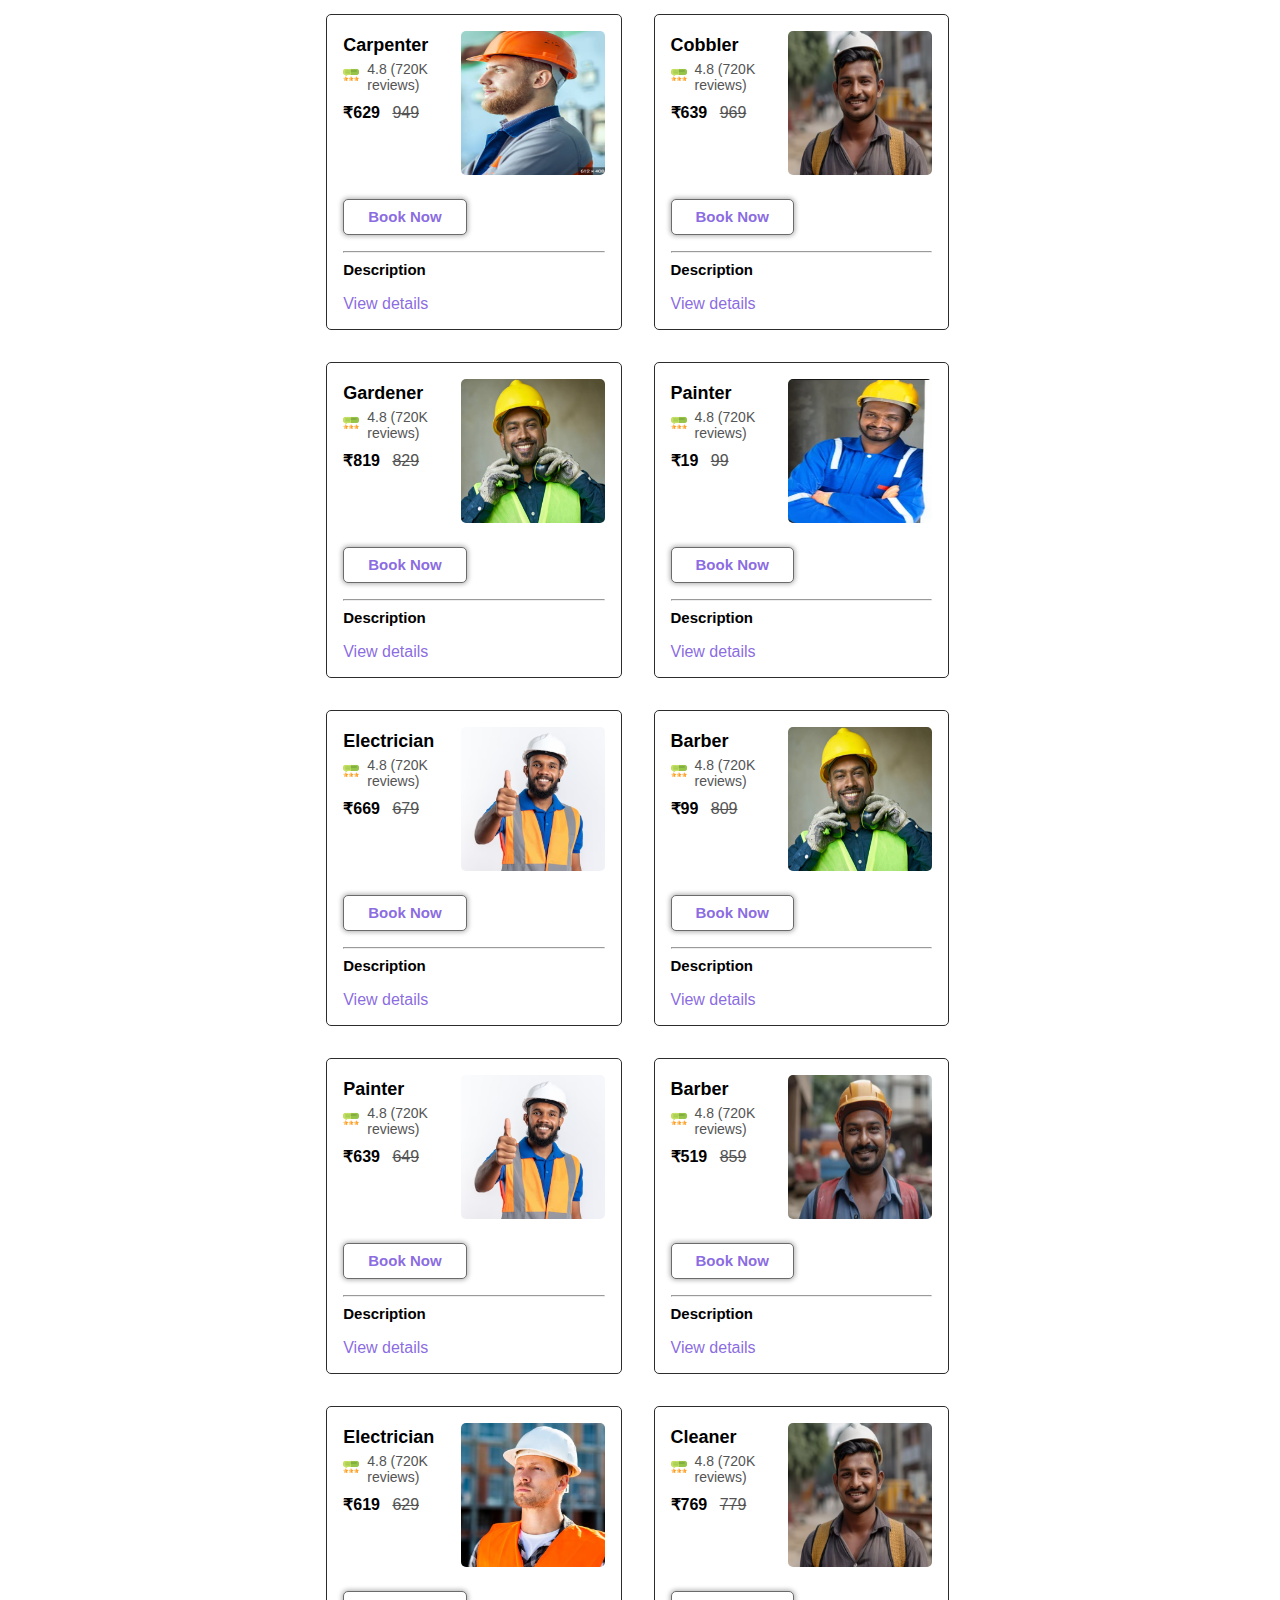
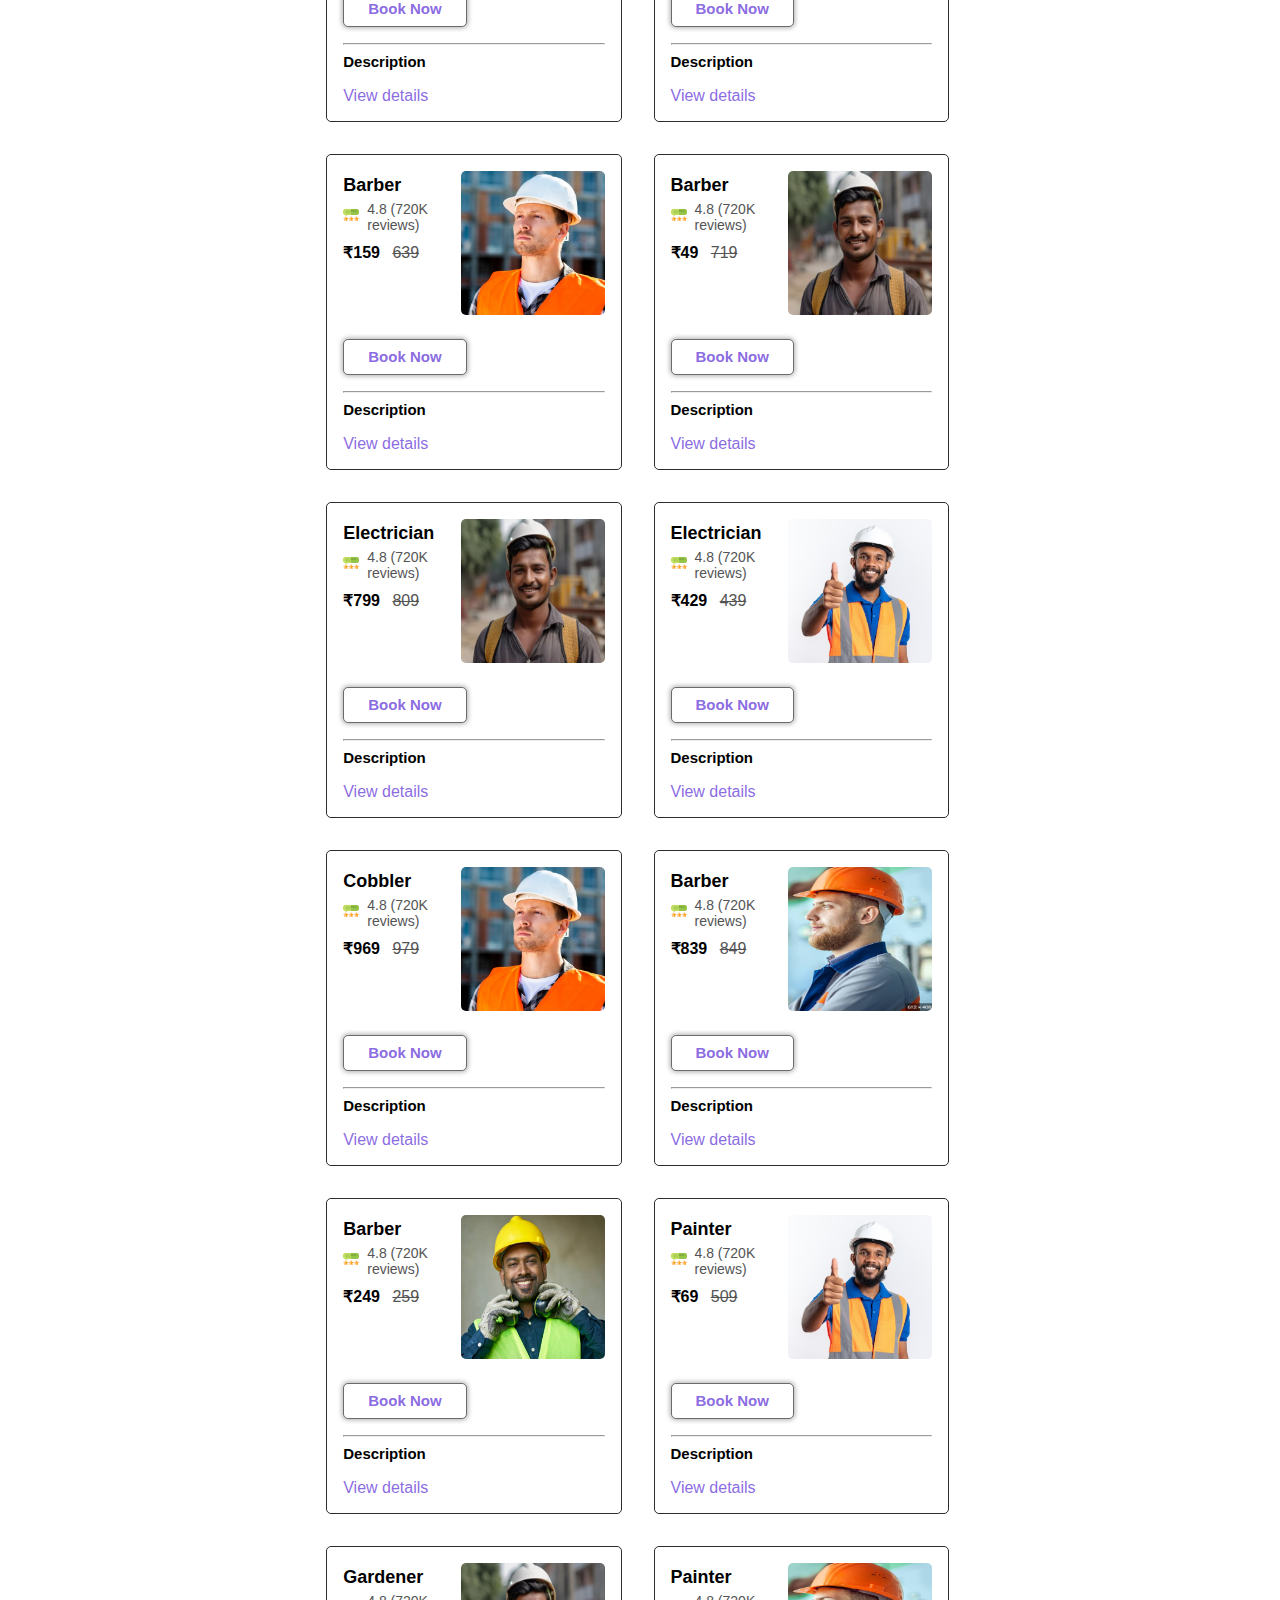
<file: customer.html>
<!DOCTYPE html>
<html lang="en">
  <head>
    <meta charset="UTF-8" />
    <meta name="viewport" content="width=device-width, initial-scale=1.0" />
    <title>EmployNet: Services</title>
    <link rel="stylesheet" href="index.css" />
    <link rel="stylesheet" href="aboutUs.css" />
    <link rel="stylesheet" href="customer.css" />
    <script src="customer.js" defer></script>
    <script async src="https://pagead2.googlesyndication.com/pagead/js/adsbygoogle.js?client=ca-pub-9807803082363038"
     crossorigin="anonymous"></script>
  </head>

  <body>
    <div class="third2">
      <div>
        <a href="aboutUs.html">
          <div class="third3"></div>
        </a>
      </div>
      <div class="third4">
        <div>
          <a href="worker.html" class="first40">
            <div class="third5">Register As A Worker</div>
          </a>
        </div>
        <div>
          <a href="customer2.html" class="first40">
            <div class="third5">My Bookings</div>
          </a>
        </div>
        <div>
          <a href="help.html" class="first40">
            <div class="third5">Help</div>
          </a>
        </div>
        <div>
          <a href="sign.html" class="first40">
            <div class="third5">SignIn/Login</div>
          </a>
        </div>
      </div>
    </div>
    <div class="five1">
      <div class="five2">
        <div
          class="five3"
          onclick="document.querySelector('.five62').style.opacity='1'"
        >
          <div><img src="gallery/user.png" alt="" class="five4" /></div>
          <div class="five5">Welcome! Sachin.</div>
        </div>
        <div class="five8">
          <div class="five6">
            <div><img src="gallery/labor.png" alt="" class="five7" /></div>
            <div>
              <input
                type="text"
                placeholder="Search for services"
                class="five9"
              />
            </div>
          </div>
          <div class="five10">
            <div>
              <a href="customer.html" class="first40">
                <div class="five11">
                  <div>
                    <img src="gallery/labour-day.png" alt="" class="five12" />
                  </div>
                  <div class="five13">Labour</div>
                </div>
              </a>
            </div>
            <div>
              <a href="customer.html" class="first40">
                <div class="five11">
                  <div>
                    <img src="gallery/workers.png" alt="" class="five12" />
                  </div>
                  <div class="five13">Contractor</div>
                </div>
              </a>
            </div>
            <div>
              <a href="customer.html" class="first40">
                <div class="five11">
                  <div>
                    <img src="gallery/carpenter.png" alt="" class="five12" />
                  </div>
                  <div class="five13">Carpenter</div>
                </div>
              </a>
            </div>
            <div>
              <a href="customer.html" class="first40">
                <div class="five11">
                  <div>
                    <img src="gallery/painter.png" alt="" class="five12" />
                  </div>
                  <div class="five13">Painter</div>
                </div>
              </a>
            </div>
            <div>
              <a href="customer.html" class="first40">
                <div class="five11">
                  <div>
                    <img src="gallery/electrician.png" alt="" class="five12" />
                  </div>
                  <div class="five13">Electrician</div>
                </div>
              </a>
            </div>
            <div>
              <a href="customer.html" class="first40">
                <div class="five11">
                  <div>
                    <img src="gallery/plumber.png" alt="" class="five12" />
                  </div>
                  <div class="five13">Plumber</div>
                </div>
              </a>
            </div>
            <div>
              <a href="customer.html" class="first40">
                <div class="five11">
                  <div>
                    <img src="gallery/cleaning.png" alt="" class="five12" />
                  </div>
                  <div class="five13">Pest control</div>
                </div>
              </a>
            </div>
          </div>
        </div>
      </div>
      <div class="five17">
        <div class="five14">
          <div class="five15">
            <div class="five18">
              <a href="customer.html" class="first40">
                <div class="five16">Services for you</div>
              </a>
            </div>
            <div class="five18">
              <a href="customer2.html" class="first40">
                <div class="five16">Booking Status</div>
              </a>
            </div>
          </div>
        </div>
        <div>
          <div class="five20">
            <div class="five21">
              <div class="first16">
                <img src="gallery/location.png" alt="" class="five22" />
              </div>
              <div>
                <input type="text" placeholder="Nagpur" class="five23" />
              </div>
            </div>
            <div class="five19">
              <div class="first16">
                <img src="gallery/search.png" alt="" class="first13" />
              </div>
              <div>
                <input
                  type="text"
                  placeholder="Search by parameters"
                  class="five23"
                />
              </div>
            </div>
          </div>
          <div class="five24">
            <div class="five25">
              <!-- <div class="five27">
                <div class="five38">
                  <img src="gallery/profession.avif" alt="" class="five39" />
                </div>
                <div class="five28">Name of your service</div>
                <div class="five31">
                  <div class="five60">
                    <img src="gallery/satisfaction.png" alt="" class="five29" />
                  </div>
                  <div class="five30">4.8 (720K reviews)</div>
                </div>
                <div class="five32">
                  ₹499 <span class="five33"><del>₹599</del></span>
                </div>
                <button class="five34">Book Now</button>
                <hr />
                <div class="five35">Description</div>
                <div class="five36">
                  Lorem ipsum dolor sit amet consectetur adipisicing elit.
                  Impedit blanditiis facere ipsa, vero provident temporibus
                  dolorem mollitia accusantium hic sunt? Lorem ipsum dolor sit
                  amet consectetur adipisicing elit. Impedit blanditiis facere
                  ipsa, vero provident temporibus dolorem mollitia accusantium
                  hic sunt?
                </div>
                <div>
                  <a href="customer.html#fifth1" class="first40"
                    ><div class="five37">View details</div></a
                  >
                </div> -->
              </div>
            </div>
            <div class="five26" id="fifth1">
              <div class="five40">
                <div class="five41">Name of your service</div>
                <div class="five44">
                  <div>
                    ₹499 <span class="five33"><del>₹599</del></span>
                  </div>
                  <div><button class="five34">Book Now</button></div>
                </div>
                <hr />
                <div class="five45">Overview</div>
                <div class="five42">
                  Lorem ipsum dolor sit amet consectetur adipisicing elit.
                  Impedit blanditiis facere ipsa, vero provident temporibus
                  dolorem mollitia accusantium hic sunt? Lorem ipsum dolor sit
                  amet consectetur adipisicing elit. Impedit blanditiis facere
                  ipsa, vero provident temporibus dolorem mollitia accusantium
                  hic sunt?
                </div>
                <hr />
                <div class="five45 five46">
                  <div>Ratings</div>
                  <div>
                    <img src="gallery/star.png" alt="" class="five47" /> 4.8
                  </div>
                </div>
                <div>
                  <div class="five48">
                    <div>
                      <img src="gallery/five.png" alt="" class="five49" />
                    </div>
                    <div class="five50">
                      <div class="five51" style="width: 80%"></div>
                    </div>
                    <div class="five52">40</div>
                  </div>
                  <div class="five48">
                    <div>
                      <img src="gallery/four.png" alt="" class="five49" />
                    </div>
                    <div class="five50">
                      <div class="five51" style="width: 20%"></div>
                    </div>
                    <div class="five52">10</div>
                  </div>
                  <div class="five48">
                    <div>
                      <img src="gallery/three.png" alt="" class="five49" />
                    </div>
                    <div class="five50"><div class="five51"></div></div>
                    <div class="five52">00</div>
                  </div>
                  <div class="five48">
                    <div>
                      <img src="gallery/two.png" alt="" class="five49" />
                    </div>
                    <div class="five50"><div class="five51"></div></div>
                    <div class="five52">00</div>
                  </div>
                  <div class="five48">
                    <div>
                      <img src="gallery/one.png" alt="" class="five49" />
                    </div>
                    <div class="five50"><div class="five51"></div></div>
                    <div class="five52">00</div>
                  </div>
                </div>
                <hr />
                <div class="five45">Customer Reviews</div>
                <div class="five53">
                  <div class="five54">
                    <div class="five55">
                      <div class="five56">
                        <div>
                          <img src="gallery/user.png" alt="" class="five57" />
                        </div>
                        <div class="five58">Sanket Gourkhede</div>
                      </div>
                      <div>
                        <img src="gallery/five.png" alt="" class="five49" />
                      </div>
                    </div>
                    <div class="five59">Excellent service.</div>
                  </div>
                  <div class="five54">
                    <div class="five55">
                      <div class="five56">
                        <div>
                          <img src="gallery/user.png" alt="" class="five57" />
                        </div>
                        <div class="five58">Roshal Dalal</div>
                      </div>
                      <div>
                        <img src="gallery/five.png" alt="" class="five49" />
                      </div>
                    </div>
                    <div class="five59">Good work done by developers.</div>
                  </div>
                </div>
              </div>
            </div>
          </div>
        </div>
      </div>
    </div>

    <div class="five62">
      <!-- modal==five62 -->
      <button class="close-window">&times;</button>
      <div class="five64">
        <div><img src="gallery/user.png" alt="" class="five63" /></div>
      </div>
      <div class="five64">
        <table>
          <tr>
            <td class="five65">Username</td>
            <td>:</td>
            <td class="five66">Sachin</td>
          </tr>
          <tr>
            <td class="five65">User Email Id</td>
            <td>:</td>
            <td>sachin@chaturvedi.com</td>
          </tr>
          <tr>
            <td class="five65">Contact Number</td>
            <td>:</td>
            <td>1234567890</td>
          </tr>
          <tr>
            <td class="five65">Current Address</td>
            <td>:</td>
            <td>Itwari, Nagpur</td>
          </tr>
        </table>
      </div>
      <div class="five64">
        <div class="five67">
          <a href="profile.html#seventh2" class="first40"
            ><div class="five68">Change Password</div></a
          >
        </div>
        <div class="five67">
          <a href="profile.html#seventh3" class="first40"
            ><div class="five68">Change Address</div></a
          >
        </div>
        <!-- <div class="five67" id="five2">Back</div> -->
      </div>
    </div>
    <div class="overlay hidden"></div>
    <footer class="first31">
        <div>
          <a href="aboutUs.html"
            ><img src="gallery/Employnet.png" alt="" class="first32"
          /></a>
        </div>
        <div class="first33">
          <div class="first34">
            <p class="first35">Company</p>
            <a href="aboutUs.html" class="first40"
              ><p class="first39">About us</p></a
            >
            <a href="help.html" class="first40"><p class="first39">Help</p></a>
            <a href="feedback.html" class="first40"
              ><p class="first39">Feedback</p></a
            >
            <a href="mailto:sachinchaturvedi8713@gmail.com" class="first40"
              ><p class="first39">Contact us</p></a
            >
            <a href="index.html" class="first40"
              ><p class="first39">Home</p></a
            >
          </div>
          <div class="first34">
            <p class="first35">For Customers</p>
            <a href="" class="first40"><p class="first39">Blog</p></a>
            <a href="customer2.html" class="first40"
              ><p class="first39">Bookings</p></a
            >
            <a href="worker.html" class="first40"><p class="first39">Become partner</p></a>
            <a href="profile.html" class="first40"><p class="first39">Profile</p></a>
            <a href="sign.html" class="first40"><p class="first39">Log in</p></a>
          </div>
          <div class="first34">
            <p class="first35">For Partners</p>
            <a href="worker.html" class="first40"
              ><p class="first39">Register as worker</p></a
            >
            <a href="profile.html" class="first40"><p class="first39">Update profile</p></a>
            <a href="help.html" class="first40"><p class="first39">Help</p></a>
          </div>
          <div class="first34">
            <p class="first35">Social Links</p>
            <div class="first36">
              <div class="first37">
                <a href="https://www.instagram.com/"
                  ><img src="gallery/instagram.png" alt="" class="first38"
                /></a>
              </div>
              <div class="first37">
                <a href="https://www.facebook.com/"
                  ><img src="gallery/facebook.png" alt="" class="first38"
                /></a>
              </div>
              <div class="first37">
                <a href="https://in.linkedin.com/"
                  ><img src="gallery/linkedin.png" alt="" class="first38"
                /></a>
              </div>
            </div>
          </div>
        </div>
      </footer>
  </body>
</html>
</file>
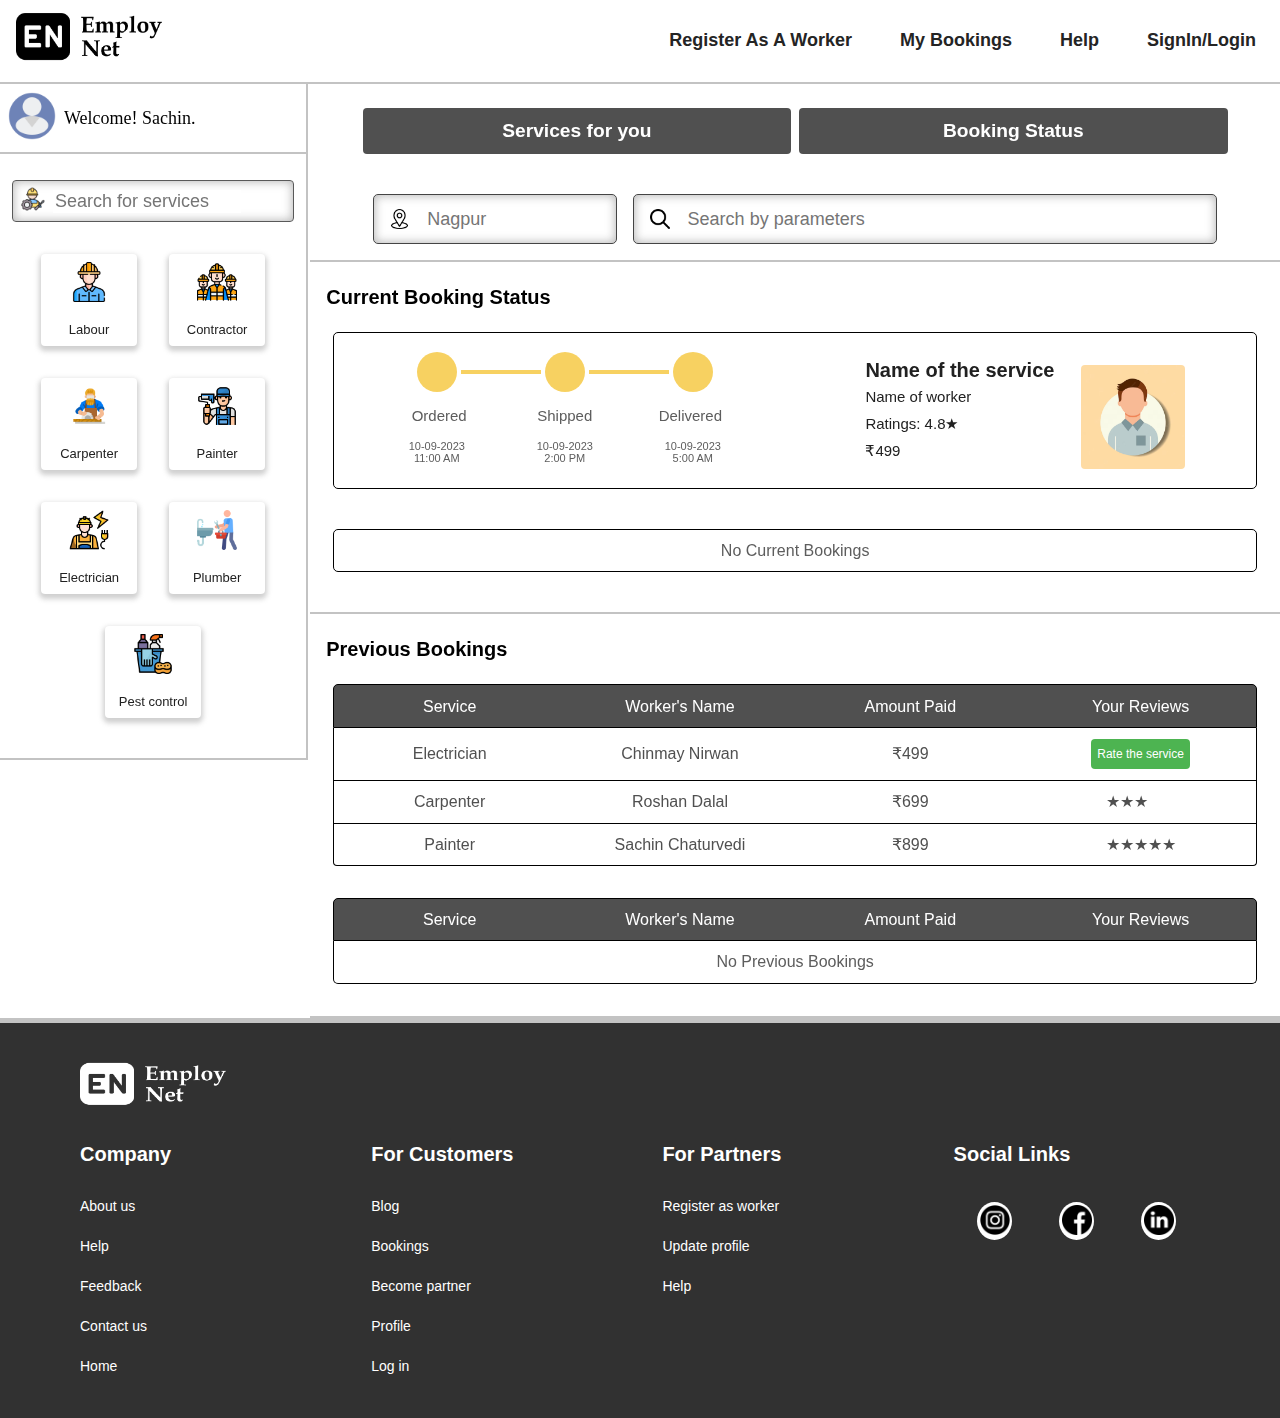
<file: customer2.html>
<!DOCTYPE html>
<html lang="en">
<head>
    <meta charset="UTF-8">
    <meta name="viewport" content="width=device-width, initial-scale=1.0">
    <title>EmployNet: My Bookings</title>
    <link rel="stylesheet" href="index.css">
    <link rel="stylesheet" href="aboutUs.css">
    <link rel="stylesheet" href="customer.css">
    <script src="customer.js" defer></script>
    <script async src="https://pagead2.googlesyndication.com/pagead/js/adsbygoogle.js?client=ca-pub-9807803082363038"
     crossorigin="anonymous"></script>
</head>
<body>
    <div class="third2">
        <div>
          <a href="aboutUs.html">
            <div class="third3"></div>
          </a>
        </div>
        <div class="third4">
          <div>
            <a href="worker.html" class="first40">
              <div class="third5">Register As A Worker</div>
            </a>
          </div>
          <div>
            <a href="customer2.html" class="first40">
              <div class="third5">My Bookings</div>
            </a>
          </div>
          <div>
            <a href="help.html" class="first40">
              <div class="third5">Help</div>
            </a>
          </div>
          <div>
            <a href="sign.html" class="first40">
              <div class="third5">SignIn/Login</div>
            </a>
          </div>
        </div>
      </div>
      <div class="five1">
        <div class="five2">
          <div
            class="five3"
            onclick="document.querySelector('.five62').style.opacity='1'"
          >
            <div><img src="gallery/user.png" alt="" class="five4" /></div>
            <div class="five5">Welcome! Sachin.</div>
          </div>
          <div class="five8">
            <div class="five6">
              <div><img src="gallery/labor.png" alt="" class="five7" /></div>
              <div>
                <input
                  type="text"
                  placeholder="Search for services"
                  class="five9"
                />
              </div>
            </div>
            <div class="five10">
              <div>
                <a href="customer.html" class="first40">
                  <div class="five11">
                    <div>
                      <img src="gallery/labour-day.png" alt="" class="five12" />
                    </div>
                    <div class="five13">Labour</div>
                  </div>
                </a>
              </div>
              <div>
                <a href="customer.html" class="first40">
                  <div class="five11">
                    <div>
                      <img src="gallery/workers.png" alt="" class="five12" />
                    </div>
                    <div class="five13">Contractor</div>
                  </div>
                </a>
              </div>
              <div>
                <a href="customer.html" class="first40">
                  <div class="five11">
                    <div>
                      <img src="gallery/carpenter.png" alt="" class="five12" />
                    </div>
                    <div class="five13">Carpenter</div>
                  </div>
                </a>
              </div>
              <div>
                <a href="customer.html" class="first40">
                  <div class="five11">
                    <div>
                      <img src="gallery/painter.png" alt="" class="five12" />
                    </div>
                    <div class="five13">Painter</div>
                  </div>
                </a>
              </div>
              <div>
                <a href="customer.html" class="first40">
                  <div class="five11">
                    <div>
                      <img src="gallery/electrician.png" alt="" class="five12" />
                    </div>
                    <div class="five13">Electrician</div>
                  </div>
                </a>
              </div>
              <div>
                <a href="customer.html" class="first40">
                  <div class="five11">
                    <div>
                      <img src="gallery/plumber.png" alt="" class="five12" />
                    </div>
                    <div class="five13">Plumber</div>
                  </div>
                </a>
              </div>
              <div>
                <a href="customer.html" class="first40">
                  <div class="five11">
                    <div>
                      <img src="gallery/cleaning.png" alt="" class="five12" />
                    </div>
                    <div class="five13">Pest control</div>
                  </div>
                </a>
              </div>
            </div>
          </div>
        </div>
        <div class="five17">
          <div class="five14">
            <div class="five15">
              <div class="five18">
                <a href="customer.html" class="first40">
                  <div class="five16">Services for you</div>
                </a>
              </div>
              <div class="five18">
                <a href="customer2.html" class="first40">
                  <div class="five16">Booking Status</div>
                </a>
              </div>
            </div>
          </div>
          <div>
            <div class="five20">
              <div class="five21">
                <div class="first16">
                  <img src="gallery/location.png" alt="" class="five22" />
                </div>
                <div>
                  <input type="text" placeholder="Nagpur" class="five23" />
                </div>
              </div>
              <div class="five19">
                <div class="first16">
                  <img src="gallery/search.png" alt="" class="first13" />
                </div>
                <div>
                  <input
                    type="text"
                    placeholder="Search by parameters"
                    class="five23"
                  />
                </div>
              </div>
            </div>
            <div class="five91">
              <div class="five70">
                <div class="five69">Current Booking Status</div>
                <div class="five71">
                  <div class="five74">
                    <div class="five72">
                      <div class="five75">
                        <div class="five76"><div><img src="gallery/correct.png" alt="" class="five84 five86"></div></div>
                        <div class="five77"><div class="five85 five87"></div></div>
                        <div class="five76"><div><img src="gallery/correct.png" alt="" class="five84 five88"></div></div>
                        <div class="five77"><div class="five85 five89"></div></div>
                        <div class="five76"><div><img src="gallery/correct.png" alt="" class="five84 five90"></div></div>
                      </div>
                      <div class="five78">
                        <div class="five80">Ordered</div>
                        <div class="five80">Shipped</div>
                        <div class="five80">Delivered</div>
                      </div>
                      <div class="five78">
                        <div class="five79">10-09-2023 11:00 AM</div>
                        <div class="five79">10-09-2023 2:00 PM</div>
                        <div class="five79">10-09-2023 5:00 AM</div>
                      </div>
                    </div>
                    <div class="five73">
                      <div><img src="gallery/profession.avif" alt="" class="five81"></div>
                      <p class="five82">Name of the service</p>
                      <p class="five83">Name of worker</p>
                      <p class="five83">Ratings: 4.8★</p>
                      <p class="five83">₹499</p>
                    </div>
                  </div>
                  <div class="five92">No Current Bookings</div>
                </div>
              </div>
              <div class="five70">
                <div class="five69">Previous Bookings</div>
                <div class="five71">
                  <div class="five94">
                    <div class="five95">Service</div>
                    <div class="five95 five97">Worker's Name</div>
                    <div class="five95">Amount Paid</div>
                    <div class="five95">Your Reviews</div>
                  </div>
                  <div class="five96">
                    <div class="five95">Electrician</div>
                    <div class="five95 five97">Chinmay Nirwan</div>
                    <div class="five95">₹499</div>
                    <div class="five95"> <button class="five98">Rate the service</button></div>
                  </div>
                  <div class="five96">
                    <div class="five95">Carpenter</div>
                    <div class="five95 five97">Roshan Dalal</div>
                    <div class="five95">₹699</div>
                    <div class="five95">★★★<span style="visibility: hidden;">★★</span></div>
                  </div>
                  <div class="five96">
                    <div class="five95">Painter</div>
                    <div class="five95 five97">Sachin Chaturvedi</div>
                    <div class="five95">₹899</div>
                    <div class="five95">★★★★★</div>
                  </div>
                  <div class="five94">
                    <div class="five95">Service</div>
                    <div class="five95 five97">Worker's Name</div>
                    <div class="five95">Amount Paid</div>
                    <div class="five95">Your Reviews</div>
                  </div>
                  <div class="five93">No Previous Bookings</div>
                  <div class="five99"></div>
                  <div class="five100">
                    <div class="five101"><img src="gallery/arrow-left.png" alt="" class="five102"></div>
                    <div class="five103">
                      <div>
                        <div class="five28">Name of your service</div>
                        <div class="five105">4.8 (720K reviews)</div>
                        <div class="five105">₹499</div>
                      </div>
                      <div class="">
                        <img src="gallery/profession.avif" alt="" class="five104" />
                      </div>
                    </div>
                    <div class="five64">
                      <table>
                        <tr>
                          <td class="five65">Worker's Name</td>
                          <td>:</td>
                          <td class="five66">Sachin Chaturvedi</td>
                        </tr>
                        <tr>
                          <td class="five65">Order Date & Time</td>
                          <td>:</td>
                          <td>10-09-2023 11:00 AM</td>
                        </tr>
                        <tr>
                          <td class="five65">Shipping Date & Time</td>
                          <td>:</td>
                          <td>10-09-2023 2:00 AM</td>
                        </tr>
                        <tr>
                          <td class="five65">Shipping Address</td>
                          <td>:</td>
                          <td>Itwari, Nagpur</td>
                        </tr>
                        <tr>
                          <td class="five65">Your Rating</td>
                          <td>:</td>
                          <td>★★★★★</td>
                        </tr>
                        <tr>
                          <td class="five65">Your Review</td>
                          <td>:</td>
                          <td>Excellent service.</td>
                        </tr>
                      </table>
                    </div>
                    <div class="five106">Modify Review</div>
                  </div>
                  <div class="five107">
                    <div class="five110"><img src="gallery/arrow-left.png" alt="" class="five102"></div>
                    <form action="">
                        <br>
                        <label for="f9" class="five108">Review</label><br>
                        <textarea name="f9" id="f9" class="five109"></textarea><br><br>
                        <label for="f10" class="five108">Rate us</label><br>
                        <div class="five111">
                            <div class="five113"><img src="gallery/star.png" alt="" class="five112"></div>
                            <div class="five113"><img src="gallery/star.png" alt="" class="five112"></div>
                            <div class="five113"><img src="gallery/star.png" alt="" class="five112"></div>
                            <div class="five113"><img src="gallery/star.png" alt="" class="five112"></div>
                            <div class="five113"><img src="gallery/star.png" alt="" class="five112"></div>
                        </div>
                        <div><input type="submit" class="five114"></div>
                    </form>
                  </div>
                </div>
              </div>
            </div>
          </div>
        </div>
      </div>
  
      <div class="five62">
        <!-- modal==five62 -->
        <button class="close-window">&times;</button>
        <div class="five64">
          <div><img src="gallery/user.png" alt="" class="five63" /></div>
        </div>
        <div class="five64">
          <table>
            <tr>
              <td class="five65">Username</td>
              <td>:</td>
              <td class="five66">Sachin</td>
            </tr>
            <tr>
              <td class="five65">User Email Id</td>
              <td>:</td>
              <td>sachin@chaturvedi.com</td>
            </tr>
            <tr>
              <td class="five65">Contact Number</td>
              <td>:</td>
              <td>1234567890</td>
            </tr>
            <tr>
              <td class="five65">Current Address</td>
              <td>:</td>
              <td>Itwari, Nagpur</td>
            </tr>
          </table>
        </div>
        <div class="five64">
          <div class="five67">
            <a href="profile.html#seventh2" class="first40"
              ><div class="five68">Change Password</div></a>
          </div>
          <div class="five67">
            <a href="profile.html#seventh3" class="first40"
              ><div class="five68">Change Address</div></a>
          </div>
        </div>
      </div>
      <div class="overlay hidden"></div>
     <footer class="first31">
        <div>
          <a href="aboutUs.html"
            ><img src="gallery/Employnet.png" alt="" class="first32"
          /></a>
        </div>
        <div class="first33">
          <div class="first34">
            <p class="first35">Company</p>
            <a href="aboutUs.html" class="first40"
              ><p class="first39">About us</p></a
            >
            <a href="help.html" class="first40"><p class="first39">Help</p></a>
            <a href="feedback.html" class="first40"
              ><p class="first39">Feedback</p></a
            >
            <a href="mailto:sachinchaturvedi8713@gmail.com" class="first40"
              ><p class="first39">Contact us</p></a
            >
            <a href="index.html" class="first40"
              ><p class="first39">Home</p></a
            >
          </div>
          <div class="first34">
            <p class="first35">For Customers</p>
            <a href="" class="first40"><p class="first39">Blog</p></a>
            <a href="customer2.html" class="first40"
              ><p class="first39">Bookings</p></a
            >
            <a href="worker.html" class="first40"><p class="first39">Become partner</p></a>
            <a href="profile.html" class="first40"><p class="first39">Profile</p></a>
            <a href="sign.html" class="first40"><p class="first39">Log in</p></a>
          </div>
          <div class="first34">
            <p class="first35">For Partners</p>
            <a href="worker.html" class="first40"
              ><p class="first39">Register as worker</p></a
            >
            <a href="profile.html" class="first40"><p class="first39">Update profile</p></a>
            <a href="help.html" class="first40"><p class="first39">Help</p></a>
          </div>
          <div class="first34">
            <p class="first35">Social Links</p>
            <div class="first36">
              <div class="first37">
                <a href="https://www.instagram.com/"
                  ><img src="gallery/instagram.png" alt="" class="first38"
                /></a>
              </div>
              <div class="first37">
                <a href="https://www.facebook.com/"
                  ><img src="gallery/facebook.png" alt="" class="first38"
                /></a>
              </div>
              <div class="first37">
                <a href="https://in.linkedin.com/"
                  ><img src="gallery/linkedin.png" alt="" class="first38"
                /></a>
              </div>
            </div>
          </div>
        </div>
      </footer>
</body>
</html>
</file>
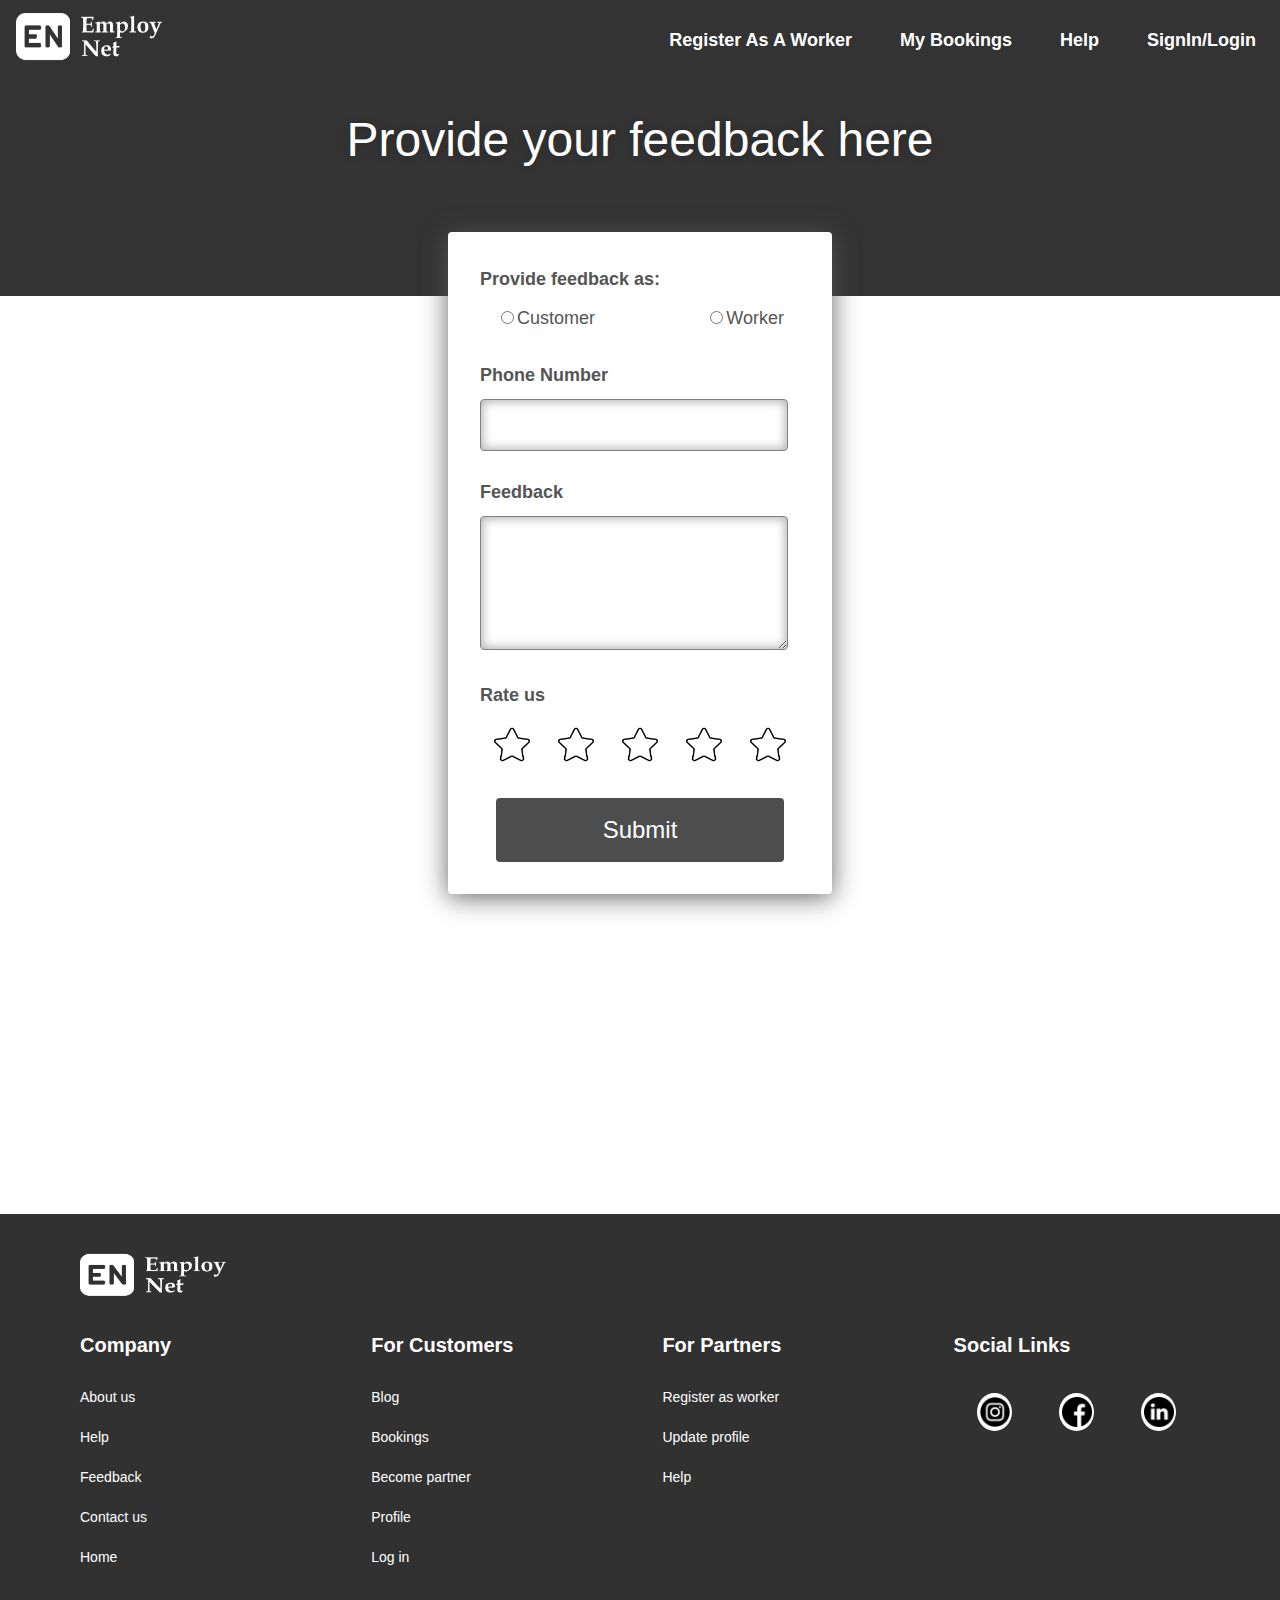
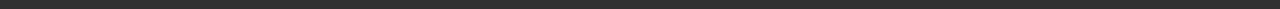
<file: feedback.html>
<!DOCTYPE html>
<html lang="en">
<head>
    <meta charset="UTF-8">
    <meta name="viewport" content="width=device-width, initial-scale=1.0">
    <title>EmployNet: Feedback</title>
    <link rel="stylesheet" href="index.css">
    <link rel="stylesheet" href="help.css">
    <link rel="stylesheet" href="feedback.css">
    <script src="feedback.js" defer></script>
    <script async src="https://pagead2.googlesyndication.com/pagead/js/adsbygoogle.js?client=ca-pub-9807803082363038"
     crossorigin="anonymous"></script>
</head>
<body>
    <div class="second1">
        <div class="first3">
            <div><a href="aboutUs.html"><div class="first4"></div></a></div>
            <div class="first5">
                <div><a href="worker.html" class="first40"><div class="first6">Register As A Worker</div></a></div>
                <div><a href="customer2.html" class="first40"><div class="first6">My Bookings</div></a></div>
                <div><a href="help.html" class="first40"><div class="first6">Help</div></a></div>
                <div><a href="sign.html" class="first40"><div class="first6">SignIn/Login</div></a></div>
            </div>
        </div>
        <div class="second5">Provide your feedback here</div>
    </div>
    <div class="second6">
        <div class="four1">
            <form action="" class="four2">
                <label for="f1" class="four3">Provide feedback as:</label>
                <br>
                <div class="four4">
                    <div><input type="radio" id="f1" name="f1"><span>Customer</span></div>
                    <div><input type="radio" id="f4" name="f1"><span>Worker</span></div>
                </div>
                <br>
                <label for="f2" class="four3">Phone Number</label><br>
                <input type="text" id="f2" class="four5"><br><br>
                <label for="f3" class="four3">Feedback</label><br>
                <textarea name="f3" id="f3" class="four6"></textarea><br><br>
                <label for="f3" class="four3">Rate us</label><br>
                <div class="four7">
                    <div class="four8"><img src="gallery/star.png" alt="" class="four9"></div>
                    <div class="four8"><img src="gallery/star.png" alt="" class="four9"></div>
                    <div class="four8"><img src="gallery/star.png" alt="" class="four9"></div>
                    <div class="four8"><img src="gallery/star.png" alt="" class="four9"></div>
                    <div class="four8"><img src="gallery/star.png" alt="" class="four9"></div>
                </div>
                <div class="four10"><div><input type="submit" class="four11"></div></div>
            </form>
        </div>
    </div>
    <footer class="first31">
        <div>
          <a href="aboutUs.html"
            ><img src="gallery/Employnet.png" alt="" class="first32"
          /></a>
        </div>
        <div class="first33">
          <div class="first34">
            <p class="first35">Company</p>
            <a href="aboutUs.html" class="first40"
              ><p class="first39">About us</p></a
            >
            <a href="help.html" class="first40"><p class="first39">Help</p></a>
            <a href="feedback.html" class="first40"
              ><p class="first39">Feedback</p></a
            >
            <a href="mailto:sachinchaturvedi8713@gmail.com" class="first40"
              ><p class="first39">Contact us</p></a
            >
            <a href="index.html" class="first40"
              ><p class="first39">Home</p></a
            >
          </div>
          <div class="first34">
            <p class="first35">For Customers</p>
            <a href="" class="first40"><p class="first39">Blog</p></a>
            <a href="customer2.html" class="first40"
              ><p class="first39">Bookings</p></a
            >
            <a href="worker.html" class="first40"><p class="first39">Become partner</p></a>
            <a href="profile.html" class="first40"><p class="first39">Profile</p></a>
            <a href="sign.html" class="first40"><p class="first39">Log in</p></a>
          </div>
          <div class="first34">
            <p class="first35">For Partners</p>
            <a href="worker.html" class="first40"
              ><p class="first39">Register as worker</p></a
            >
            <a href="profile.html" class="first40"><p class="first39">Update profile</p></a>
            <a href="help.html" class="first40"><p class="first39">Help</p></a>
          </div>
          <div class="first34">
            <p class="first35">Social Links</p>
            <div class="first36">
              <div class="first37">
                <a href="https://www.instagram.com/"
                  ><img src="gallery/instagram.png" alt="" class="first38"
                /></a>
              </div>
              <div class="first37">
                <a href="https://www.facebook.com/"
                  ><img src="gallery/facebook.png" alt="" class="first38"
                /></a>
              </div>
              <div class="first37">
                <a href="https://in.linkedin.com/"
                  ><img src="gallery/linkedin.png" alt="" class="first38"
                /></a>
              </div>
            </div>
          </div>
        </div>
      </footer>
</body>
</html>
</file>
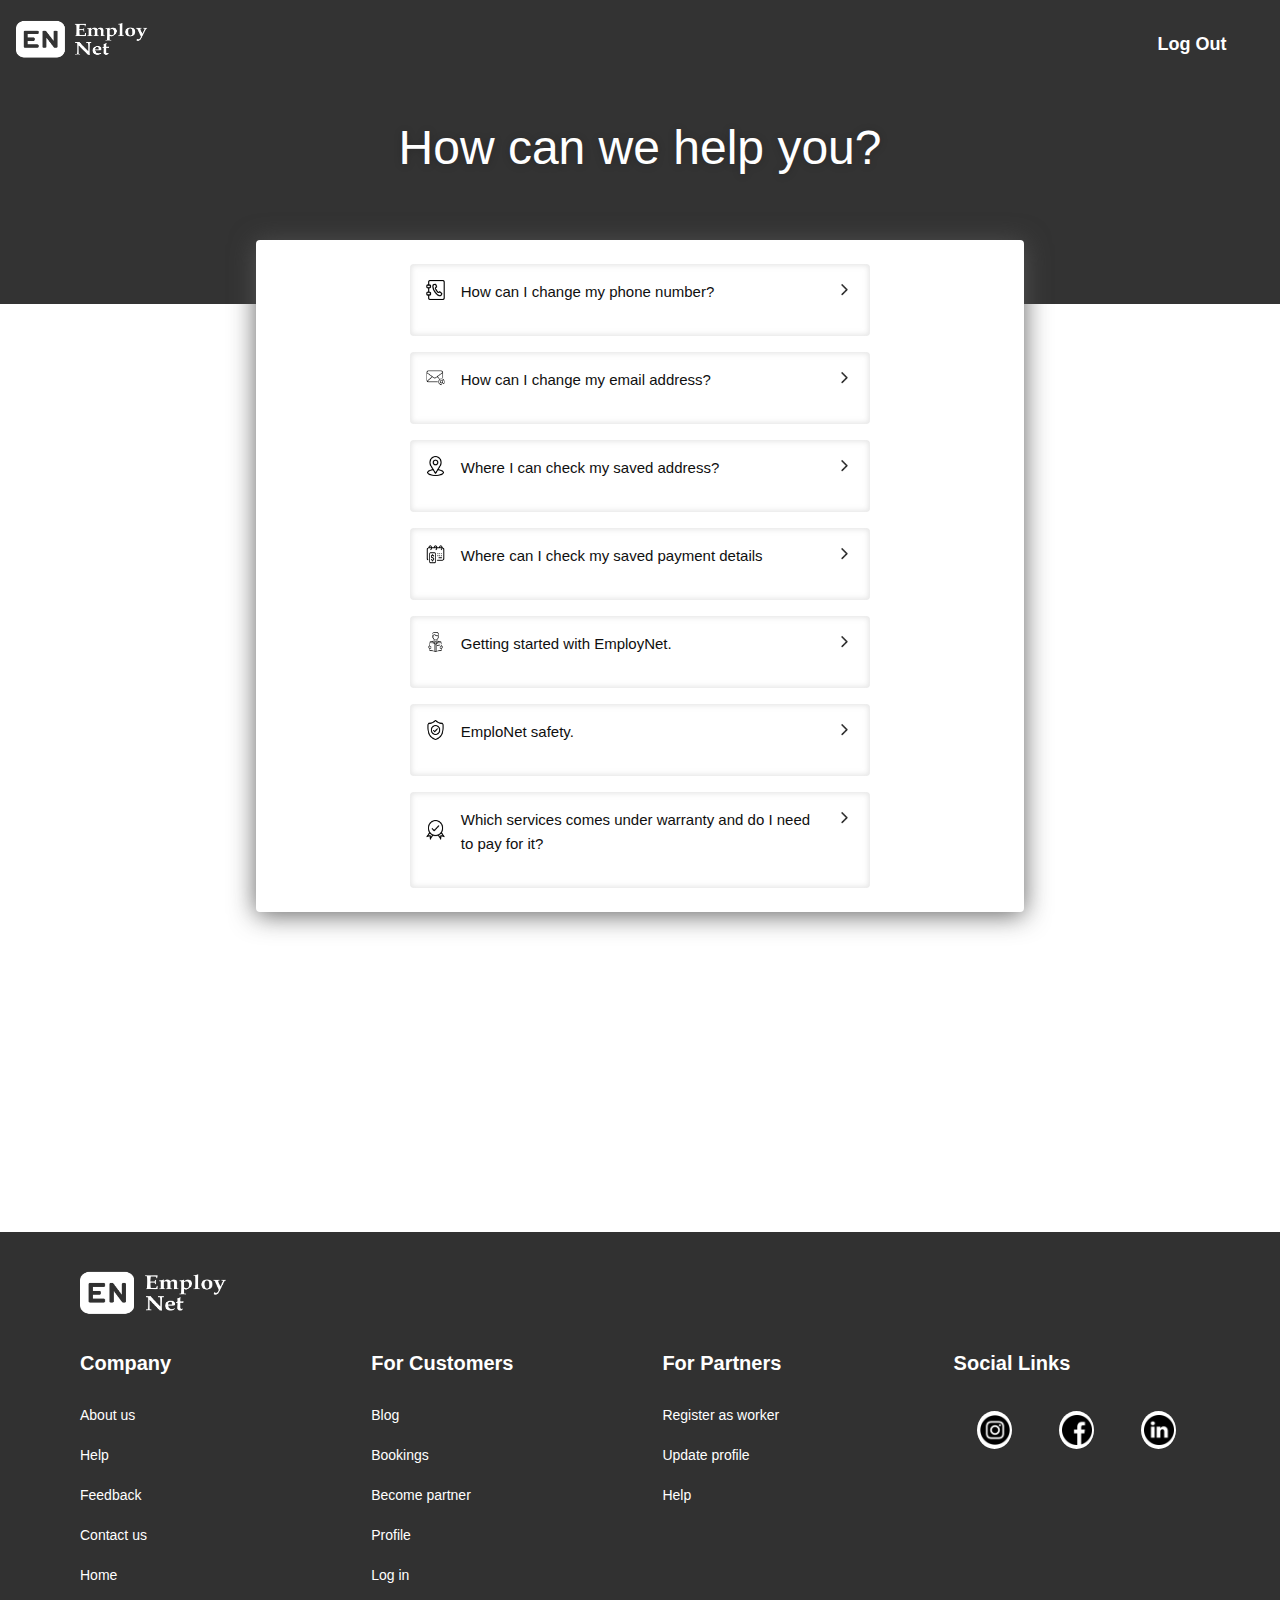
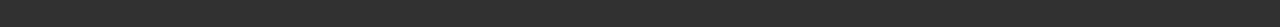
<file: help.html>
<!DOCTYPE html>
<html lang="en">

<head>
    <meta charset="UTF-8">
    <meta name="viewport" content="width=device-width, initial-scale=1.0">
    <title>EmploNet: Help</title>
    <link rel="stylesheet" href="index.css">
    <link rel="stylesheet" href="help.css">
    <script  src="help.js" defer></script>
    <script async src="https://pagead2.googlesyndication.com/pagead/js/adsbygoogle.js?client=ca-pub-9807803082363038"
     crossorigin="anonymous"></script>
</head>

<body>
    <div class="second1">
        <div class="second2">
            <div class="second3">
                <a href="aboutUs.html"><img src="gallery/Employnet.png" alt="" class="second4"></a>
            </div>
            <div><a href="" class="first40">
                    <div class="second3">Log Out</div>
                </a></div>
        </div>
        <div class="second5">How can we help you?</div>
    </div>
    <div class="second6">
        <div class="second7">
            <div class="second8">
                <div class="second9">
                    <div class="second14">
                        <div><img src="gallery/phone-book.png" alt="" class="second12"></div>
                        <div class="second13">How can I change my phone number?</div>
                    </div>
                    <div><img src="gallery/down-arrow.png" alt="" class="second17 second12"></div>
                </div>
                <div class="second11">
                    <div class="second10"><hr></div>
                    <div class="second13">You can change your phone number from your profile section by entering
                        new number in the new number block.</div>
                </div>
            </div>
            <div class="second8">
                <div class="second9">
                    <div class="second14">
                        <div><img src="gallery/address.png" alt="" class="second12"></div>
                        <div class="second13">How can I change my email address?</div>
                    </div>
                    <div><img src="gallery/down-arrow.png" alt="" class="second17 second12"></div>
                </div>
                <div class="second11">
                    <div class="second10">
                        <hr>
                    </div>
                    <div class="second13">You can change your email address from your profile section by entering
                        new email address in the new email address block.</div>
                </div>
            </div>
            <div class="second8">
                <div class="second9">
                    <div class="second14">
                        <div><img src="gallery/location.png" alt="" class="second12"></div>
                        <div class="second13">Where I can check my saved address?</div>
                    </div>
                    <div><img src="gallery/down-arrow.png" alt="" class="second17 second12"></div>
                </div>
                <div class="second11">
                    <div class="second10">
                        <hr>
                    </div>
                    <div class="second13"><p>You can check your saved addresses using the following ways:</p>
                        <p>1. While selecting the location on the app homescreen.</p>
                        <p>2. Check address on the checkout screen before making payment.</p>
                    </div>
                </div>
            </div>
            <div class="second8">
                <div class="second9">
                    <div class="second14">
                        <div><img src="gallery/installment.png" alt="" class="second12"></div>
                        <div class="second13">Where can I check my saved payment details</div>
                    </div>
                    <div><img src="gallery/down-arrow.png" alt="" class="second17 second12"></div>
                </div>
                <div class="second11">
                    <div class="second10">
                        <hr>
                    </div>
                    <div class="second13">You can check your saved payment details by from your profile's booking section in which there will be a sub-section of previous payments.</div>
                </div>
            </div>
            <div class="second8">
                <div class="second9">
                    <div class="second14">
                        <div><img src="gallery/read.png" alt="" class="second12"></div>
                        <div class="second13">Getting started with EmployNet.</div>
                    </div>
                    <div><img src="gallery/down-arrow.png" alt="" class="second17 second12"></div>
                </div>
                <div class="second11">
                    <div class="second10">
                        <hr>
                    </div>
                    <div class="second13">EmployNet is a platform in which you can find skill matching person for the job you want to complete at a specific cost. You can also register as a worker to complete your client's task so that you can get source of income.</div>
                </div>
            </div>
            <div class="second8">
                <div class="second9">
                    <div class="second14">
                        <div><img src="gallery/shield.png" alt="" class="second12"></div>
                        <div class="second13">EmploNet safety.</div>
                    </div>
                    <div><img src="gallery/down-arrow.png" alt="" class="second17 second12"></div>
                </div>
                <div class="second11">
                    <div class="second10">
                        <hr>
                    </div>
                    <div class="second13">
                        <p>At EmploNet, the safety of customers and professionals is taken seriously. To ensure this, we have taken the following precautionary measures:</p>
                        <p>1. We collect background(necessary) details of our all workers.</p>
                        <p>2. In case of any critical support, you can contact us and also feedback option is also available in our platform for both our
                        customers and professionals.</p>
                    </div>
                </div>
            </div>
            <div class="second8">
                <div class="second9">
                    <div class="second14">
                        <div><img src="gallery/guarantee.png" alt="" class="second12"></div>
                        <div class="second13">Which services comes under warranty and do I need to pay for it?</div>
                    </div>
                    <div><img src="gallery/down-arrow.png" alt="" class="second17 second12"></div>
                </div>
                <div class="second11">
                    <div class="second10">
                        <hr>
                    </div>
                    <div class="second13">
                        <p>UC Warranty covers: </p>
                        <p>1. Appliance repairs like AC, RO, Washing machine repairs etc.</p>
                        <p>2. Pest control services</p>
                        <p>3. Painting services</p>
                        <p>However, the UC warranty does not cover:</p>
                        <p>1. Any new issue that occurs post the service</p>
                        <p>2. Any item/service that is not mentioned on the invoice</p>
                        <p>No. You can book a free revisit from the booking screen if the same issue persists
                            during warranty. Our worker will visit your place again to solve the problem
                            with your utmost satisfaction. </p>
                    </div>
                </div>
            </div>
        </div>
    </div>
    <div class="second15"></div>
    <footer class="first31">
        <div>
          <a href="aboutUs.html"
            ><img src="gallery/Employnet.png" alt="" class="first32"
          /></a>
        </div>
        <div class="first33">
          <div class="first34">
            <p class="first35">Company</p>
            <a href="aboutUs.html" class="first40"
              ><p class="first39">About us</p></a
            >
            <a href="help.html" class="first40"><p class="first39">Help</p></a>
            <a href="feedback.html" class="first40"
              ><p class="first39">Feedback</p></a
            >
            <a href="mailto:sachinchaturvedi8713@gmail.com" class="first40"
              ><p class="first39">Contact us</p></a
            >
            <a href="index.html" class="first40"
              ><p class="first39">Home</p></a
            >
          </div>
          <div class="first34">
            <p class="first35">For Customers</p>
            <a href="" class="first40"><p class="first39">Blog</p></a>
            <a href="customer2.html" class="first40"
              ><p class="first39">Bookings</p></a
            >
            <a href="worker.html" class="first40"><p class="first39">Become partner</p></a>
            <a href="profile.html" class="first40"><p class="first39">Profile</p></a>
            <a href="sign.html" class="first40"><p class="first39">Log in</p></a>
          </div>
          <div class="first34">
            <p class="first35">For Partners</p>
            <a href="worker.html" class="first40"
              ><p class="first39">Register as worker</p></a
            >
            <a href="profile.html" class="first40"><p class="first39">Update profile</p></a>
            <a href="help.html" class="first40"><p class="first39">Help</p></a>
          </div>
          <div class="first34">
            <p class="first35">Social Links</p>
            <div class="first36">
              <div class="first37">
                <a href="https://www.instagram.com/"
                  ><img src="gallery/instagram.png" alt="" class="first38"
                /></a>
              </div>
              <div class="first37">
                <a href="https://www.facebook.com/"
                  ><img src="gallery/facebook.png" alt="" class="first38"
                /></a>
              </div>
              <div class="first37">
                <a href="https://in.linkedin.com/"
                  ><img src="gallery/linkedin.png" alt="" class="first38"
                /></a>
              </div>
            </div>
          </div>
        </div>
      </footer>
</body>

</html>
</file>
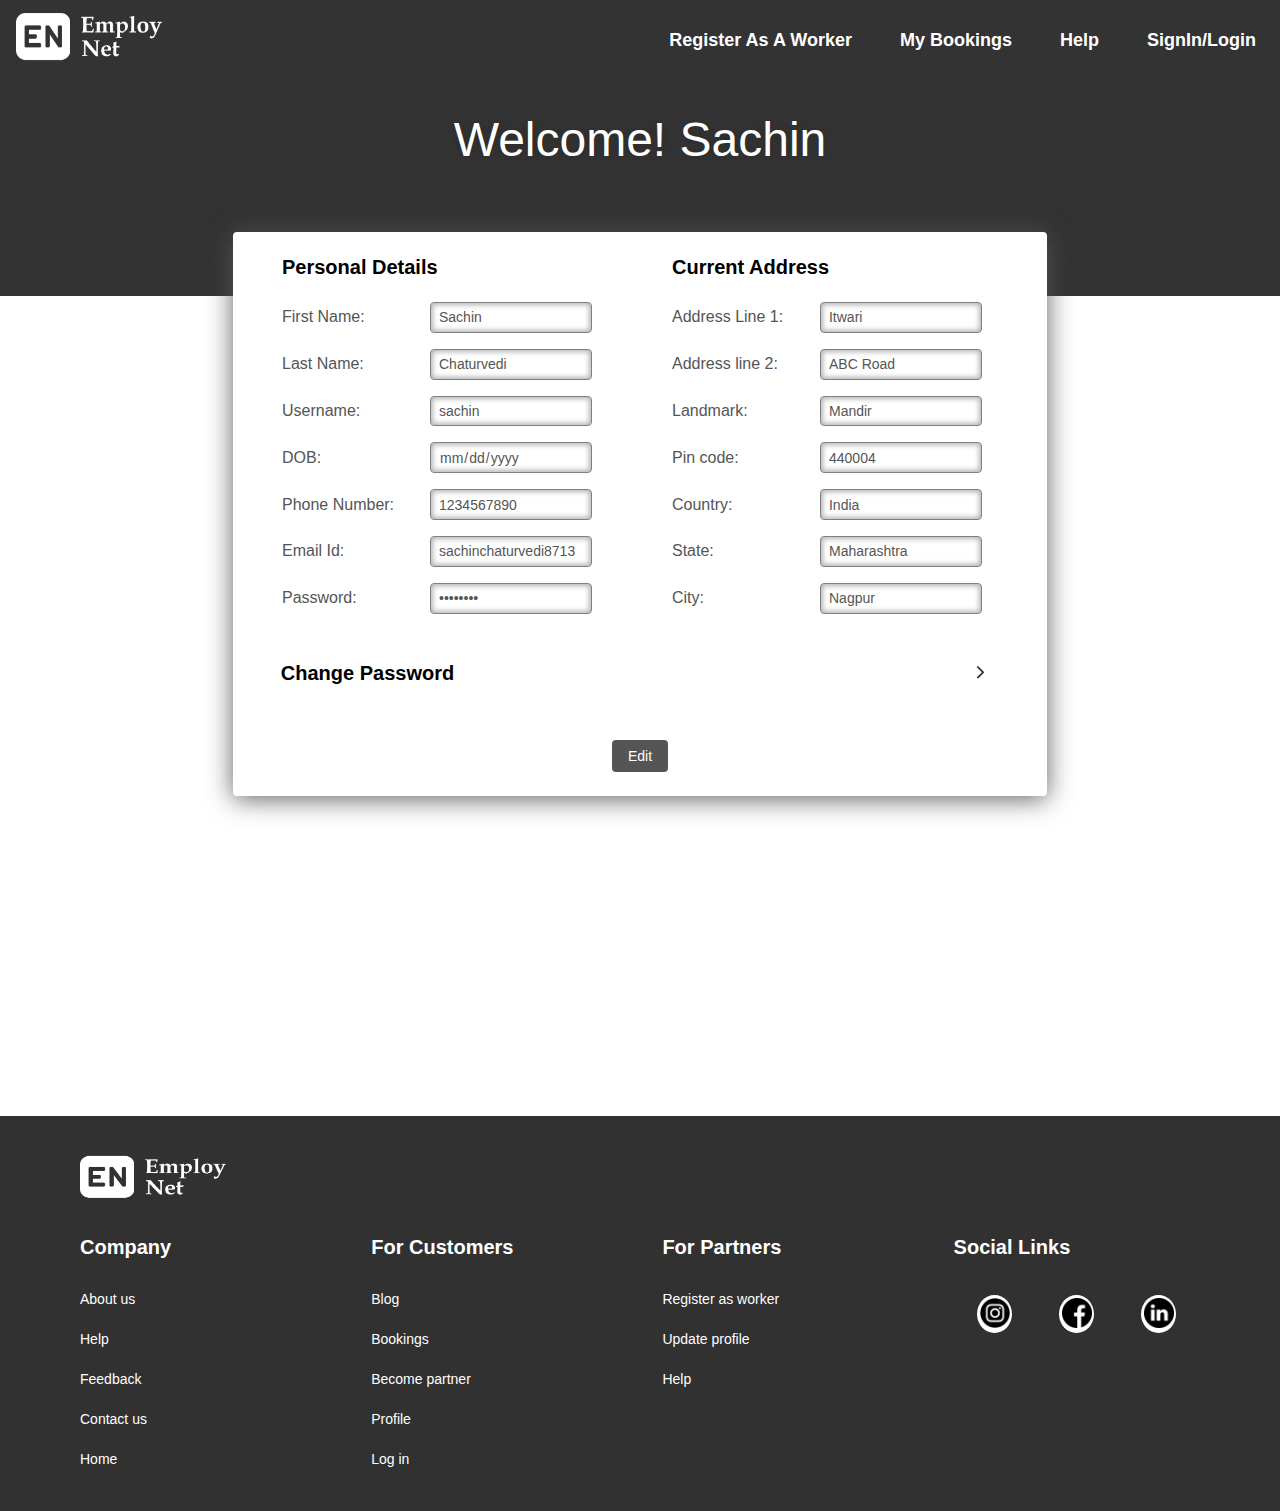
<file: profile.html>
<!DOCTYPE html>
<html lang="en">
<head>
    <meta charset="UTF-8">
    <meta name="viewport" content="width=device-width, initial-scale=1.0">
    <title>EmployNet: Profile</title>
    <link rel="stylesheet" href="index.css">
    <link rel="stylesheet" href="help.css">
    <link rel="stylesheet" href="feedback.css">
    <link rel="stylesheet" href="profile.css">
    <script src="profile.js" defer></script>
</head>
<body>
    <div class="second1">
        <div class="first3">
            <div><a href="aboutUs.html"><div class="first4"></div></a></div>
            <div class="first5">
                <div><a href="" class="first40"><div class="first6">Register As A Worker</div></a></div>
                <div><a href="customer2.html" class="first40"><div class="first6">My Bookings</div></a></div>
                <div><a href="help.html" class="first40"><div class="first6">Help</div></a></div>
                <div><a href="sign.html" class="first40"><div class="first6">SignIn/Login</div></a></div>
            </div>
        </div>
        <div class="second5">Welcome! Sachin</div>
    </div>
    <div class="second6"><form action="">
        <div class="seven1">
            <div class="seven6">
                <div class="seven2">Personal Details</div>
                <div class="seven5"><label for="user1" class="seven3">First Name: </label></div>
                <input type="text" id="user1" class="seven4" value="Sachin" readonly><br>
                <div class="seven5"><label for="user2" class="seven3">Last Name: </label></div>
                <input type="text" id="user2" class="seven4" value="Chaturvedi" readonly><br>
                <div class="seven5"><label for="user3" class="seven3">Username: </label></div>
                <input type="text" id="user3" class="seven4" value="sachin" readonly><br>
                <div class="seven5"><label for="user4" class="seven3">DOB: </label></div>
                <input type="date" id="user4" class="seven4" value="01-01-2001" readonly><br>
                <div class="seven5"><label for="user5" class="seven3">Phone Number: </label></div>
                <input type="text" id="user5" class="seven4" value="1234567890" readonly><br>
                <div class="seven5"><label for="user6" class="seven3">Email Id: </label></div>
                <input type="email" id="user6" class="seven4" value="sachinchaturvedi8713" readonly><br>
                <div class="seven5"><label for="user7" class="seven3">Password: </label></div>
                <input type="password" id="user7" class="seven4" value="password" readonly><br>
            </div>
            <div class="seven6" id="seventh3">
                <div class="seven2">Current Address</div>
                <div class="seven5"><label for="user9" class="seven3">Address Line 1: </label></div>
                <input type="text" id="user9" class="seven4" value="Itwari" readonly><br>
                <div class="seven5"><label for="user10" class="seven3">Address line 2: </label></div>
                <input type="text" id="user10" class="seven4" value="ABC Road" readonly><br>
                <div class="seven5"><label for="user11" class="seven3">Landmark: </label></div>
                <input type="text" id="user11" class="seven4" value="Mandir" readonly><br>
                <div class="seven5"><label for="user12" class="seven3">Pin code: </label></div>
                <input type="text" id="user12" class="seven4" value="440004" readonly><br>
                <div class="seven5"><label for="user13" class="seven3">Country: </label></div>
                <input type="text" id="user13" class="seven4" value="India" readonly><br>
                <div class="seven5"><label for="user14" class="seven3">State: </label></div>
                <input type="text" id="user14" class="seven4" value="Maharashtra" readonly><br>
                <div class="seven5"><label for="user15" class="seven3">City: </label></div>
                <input type="text" id="user15" class="seven4" value="Nagpur" readonly><br>
            </div>
            <div class="seven11" id="seventh2">
                <div class="seven2 seven18" >Change Password
                    <div class="seven15"><img src="gallery/down-arrow.png" alt="" class="seven14"></div>
                </div>
                <div class="seven17" id="seventh1">
                    <div>
                        <div class="seven10"><label for="user16" class="seven3 seven9">Old Password: </label></div>
                        <input type="password" id="user16" class="seven4 seven8">
                    </div>
                    <div>
                        <div class="seven10"><label for="user16" class="seven3 seven9">New Password: </label></div>
                        <input type="password" id="user16" class="seven4 seven8">
                    </div>
                    <div>
                        <div class="seven10"><label for="user16" class="seven3 seven9">Confirm Password: </label></div>
                        <input type="password" id="user16" class="seven4 seven8">
                    </div>                                              
                </div>
            </div>
            <div class="seven12">
                <div><input type="submit" value="Set password" class="seven13 seven16"></div>
                <div><input type="submit" class="seven13 seven16"></div>
                <div class="seven13">Edit</div>
            </div>
        </div>
    </form>
    </div>
    <footer class="first31">
        <div>
          <a href="aboutUs.html"
            ><img src="gallery/Employnet.png" alt="" class="first32"
          /></a>
        </div>
        <div class="first33">
          <div class="first34">
            <p class="first35">Company</p>
            <a href="aboutUs.html" class="first40"
              ><p class="first39">About us</p></a
            >
            <a href="help.html" class="first40"><p class="first39">Help</p></a>
            <a href="feedback.html" class="first40"
              ><p class="first39">Feedback</p></a
            >
            <a href="mailto:sachinchaturvedi8713@gmail.com" class="first40"
              ><p class="first39">Contact us</p></a
            >
            <a href="index.html" class="first40"
              ><p class="first39">Home</p></a
            >
          </div>
          <div class="first34">
            <p class="first35">For Customers</p>
            <a href="" class="first40"><p class="first39">Blog</p></a>
            <a href="customer2.html" class="first40"
              ><p class="first39">Bookings</p></a
            >
            <a href="worker.html" class="first40"><p class="first39">Become partner</p></a>
            <a href="profile.html" class="first40"><p class="first39">Profile</p></a>
            <a href="sign.html" class="first40"><p class="first39">Log in</p></a>
          </div>
          <div class="first34">
            <p class="first35">For Partners</p>
            <a href="worker.html" class="first40"
              ><p class="first39">Register as worker</p></a
            >
            <a href="profile.html" class="first40"><p class="first39">Update profile</p></a>
            <a href="help.html" class="first40"><p class="first39">Help</p></a>
          </div>
          <div class="first34">
            <p class="first35">Social Links</p>
            <div class="first36">
              <div class="first37">
                <a href="https://www.instagram.com/"
                  ><img src="gallery/instagram.png" alt="" class="first38"
                /></a>
              </div>
              <div class="first37">
                <a href="https://www.facebook.com/"
                  ><img src="gallery/facebook.png" alt="" class="first38"
                /></a>
              </div>
              <div class="first37">
                <a href="https://in.linkedin.com/"
                  ><img src="gallery/linkedin.png" alt="" class="first38"
                /></a>
              </div>
            </div>
          </div>
        </div>
      </footer>
</body>
</html>
</file>
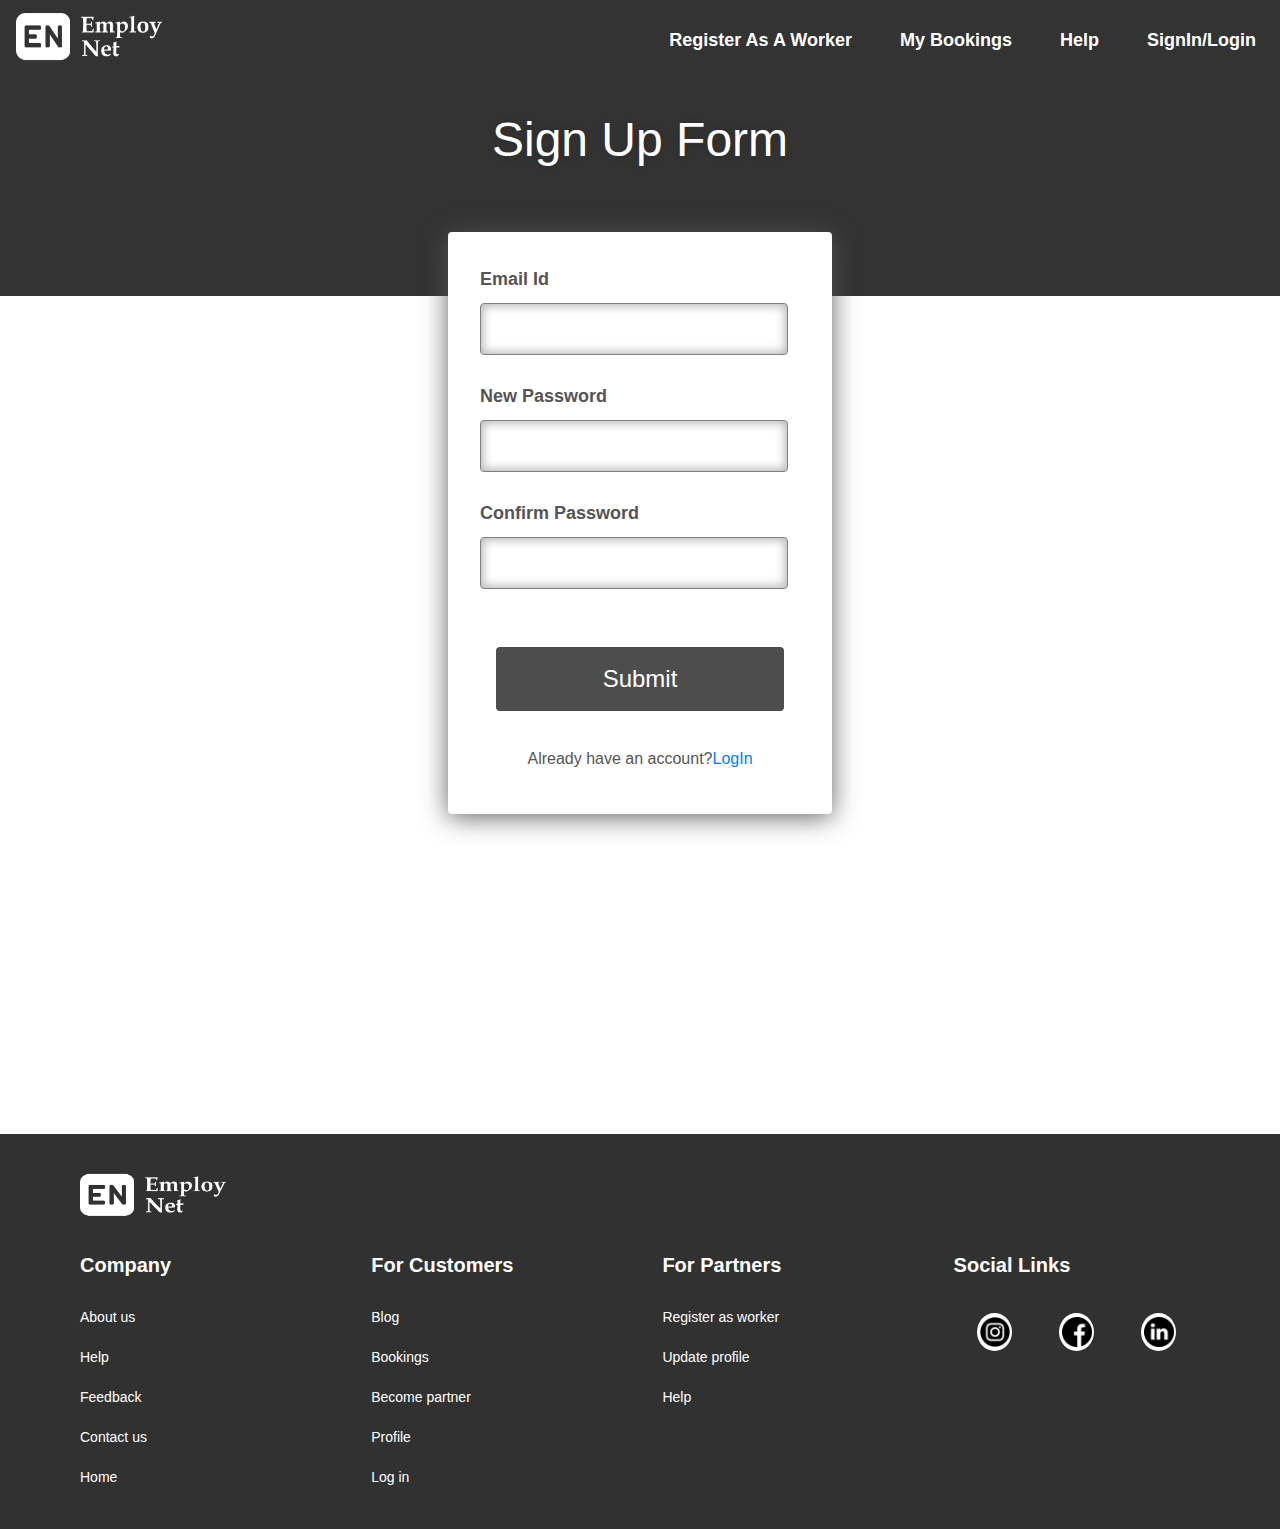
<file: sign.html>
<!DOCTYPE html>
<html lang="en">
<head>
    <meta charset="UTF-8">
    <meta name="viewport" content="width=device-width, initial-scale=1.0">
    <title>EmployNet: Log In</title>
    <link rel="stylesheet" href="index.css">
    <link rel="stylesheet" href="help.css">
    <link rel="stylesheet" href="feedback.css">
    <script src="sign.js" defer></script>
    <script async src="https://pagead2.googlesyndication.com/pagead/js/adsbygoogle.js?client=ca-pub-9807803082363038"
     crossorigin="anonymous"></script>
</head>
<body>
    <div class="second1">
        <div class="first3">
            <div><a href="aboutUs.html"><div class="first4"></div></a></div>
            <div class="first5">
                <div><a href="worker.html" class="first40"><div class="first6">Register As A Worker</div></a></div>
                <div><a href="customer2.html" class="first40"><div class="first6">My Bookings</div></a></div>
                <div><a href="help.html" class="first40"><div class="first6">Help</div></a></div>
                <div><a href="sign.html" class="first40"><div class="first6">SignIn/Login</div></a></div>
            </div>
        </div>
        <div class="second5">Sign Up Form</div>
    </div>
    <div class="second6">
        <div class="four1">
            <form action="" class="four2 signupform">
                <label for="s2" class="four3">Email Id</label><br>
                <input type="email" name="email" id="s2" class="four5" required><br><br>
                <label for="s3" class="four3">New Password</label><br>
                <input type="password" name="password" id="s3" class="four5" required><br><br>
                <label for="s4" class="four3">Confirm Password</label><br>
                <input type="password" name="passwordConfirm" id="s4" class="four5" required><br><br>
                <div class="four10"><div><input type="submit" class="four11"></div></div>
            </form>
            <div class="four4 four12">Already have an account? <span class="four13">LogIn</span></div>
        </div>
        <div class="four14">
            <form action="" class="four2 loginform">
                <label for="s5" class="four3">Email</label><br>
                <input type="text" name="email" id="s5" class="four5" required><br><br>
                <label for="s6"  class="four3">Password</label><br>
                <input type="password" name="password" id="s6" class="four5" required><br><br>
                <div class="four15">
                    <div class="four16 four12"><input type="checkbox">Remember me</div>
                    <div class="four16 four12 four17">Forgot Password?</div>
                </div>
                <div class="four10"><div><input type="submit" class="four11"></div></div>
            </form>
            <div class="four4 four12">Do not have an account? <span class="four13">SignUp</span></div>
        </div>
        <div class="four18">
            <form action="" class="four2"></form>
                <label for="s7" class="four3">New Password</label><br>
                <input type="password" id="s7" class="four5" required><br><br>
                <label for="s8" class="four3">Confirm Password</label><br>
                <input type="password" id="s8" class="four5" required><br><br>
            </form>
            <div class="four10"><div><input type="submit" class="four19"></div></div>
        </div>
    </div>
    <footer class="first31">
        <div>
          <a href="aboutUs.html"
            ><img src="gallery/Employnet.png" alt="" class="first32"
          /></a>
        </div>
        <div class="first33">
          <div class="first34">
            <p class="first35">Company</p>
            <a href="aboutUs.html" class="first40"
              ><p class="first39">About us</p></a
            >
            <a href="help.html" class="first40"><p class="first39">Help</p></a>
            <a href="feedback.html" class="first40"
              ><p class="first39">Feedback</p></a
            >
            <a href="mailto:sachinchaturvedi8713@gmail.com" class="first40"
              ><p class="first39">Contact us</p></a
            >
            <a href="index.html" class="first40"
              ><p class="first39">Home</p></a
            >
          </div>
          <div class="first34">
            <p class="first35">For Customers</p>
            <a href="" class="first40"><p class="first39">Blog</p></a>
            <a href="customer2.html" class="first40"
              ><p class="first39">Bookings</p></a
            >
            <a href="worker.html" class="first40"><p class="first39">Become partner</p></a>
            <a href="profile.html" class="first40"><p class="first39">Profile</p></a>
            <a href="sign.html" class="first40"><p class="first39">Log in</p></a>
          </div>
          <div class="first34">
            <p class="first35">For Partners</p>
            <a href="worker.html" class="first40"
              ><p class="first39">Register as worker</p></a
            >
            <a href="profile.html" class="first40"><p class="first39">Update profile</p></a>
            <a href="help.html" class="first40"><p class="first39">Help</p></a>
          </div>
          <div class="first34">
            <p class="first35">Social Links</p>
            <div class="first36">
              <div class="first37">
                <a href="https://www.instagram.com/"
                  ><img src="gallery/instagram.png" alt="" class="first38"
                /></a>
              </div>
              <div class="first37">
                <a href="https://www.facebook.com/"
                  ><img src="gallery/facebook.png" alt="" class="first38"
                /></a>
              </div>
              <div class="first37">
                <a href="https://in.linkedin.com/"
                  ><img src="gallery/linkedin.png" alt="" class="first38"
                /></a>
              </div>
            </div>
          </div>
        </div>
      </footer>
</body>
</html>
</file>
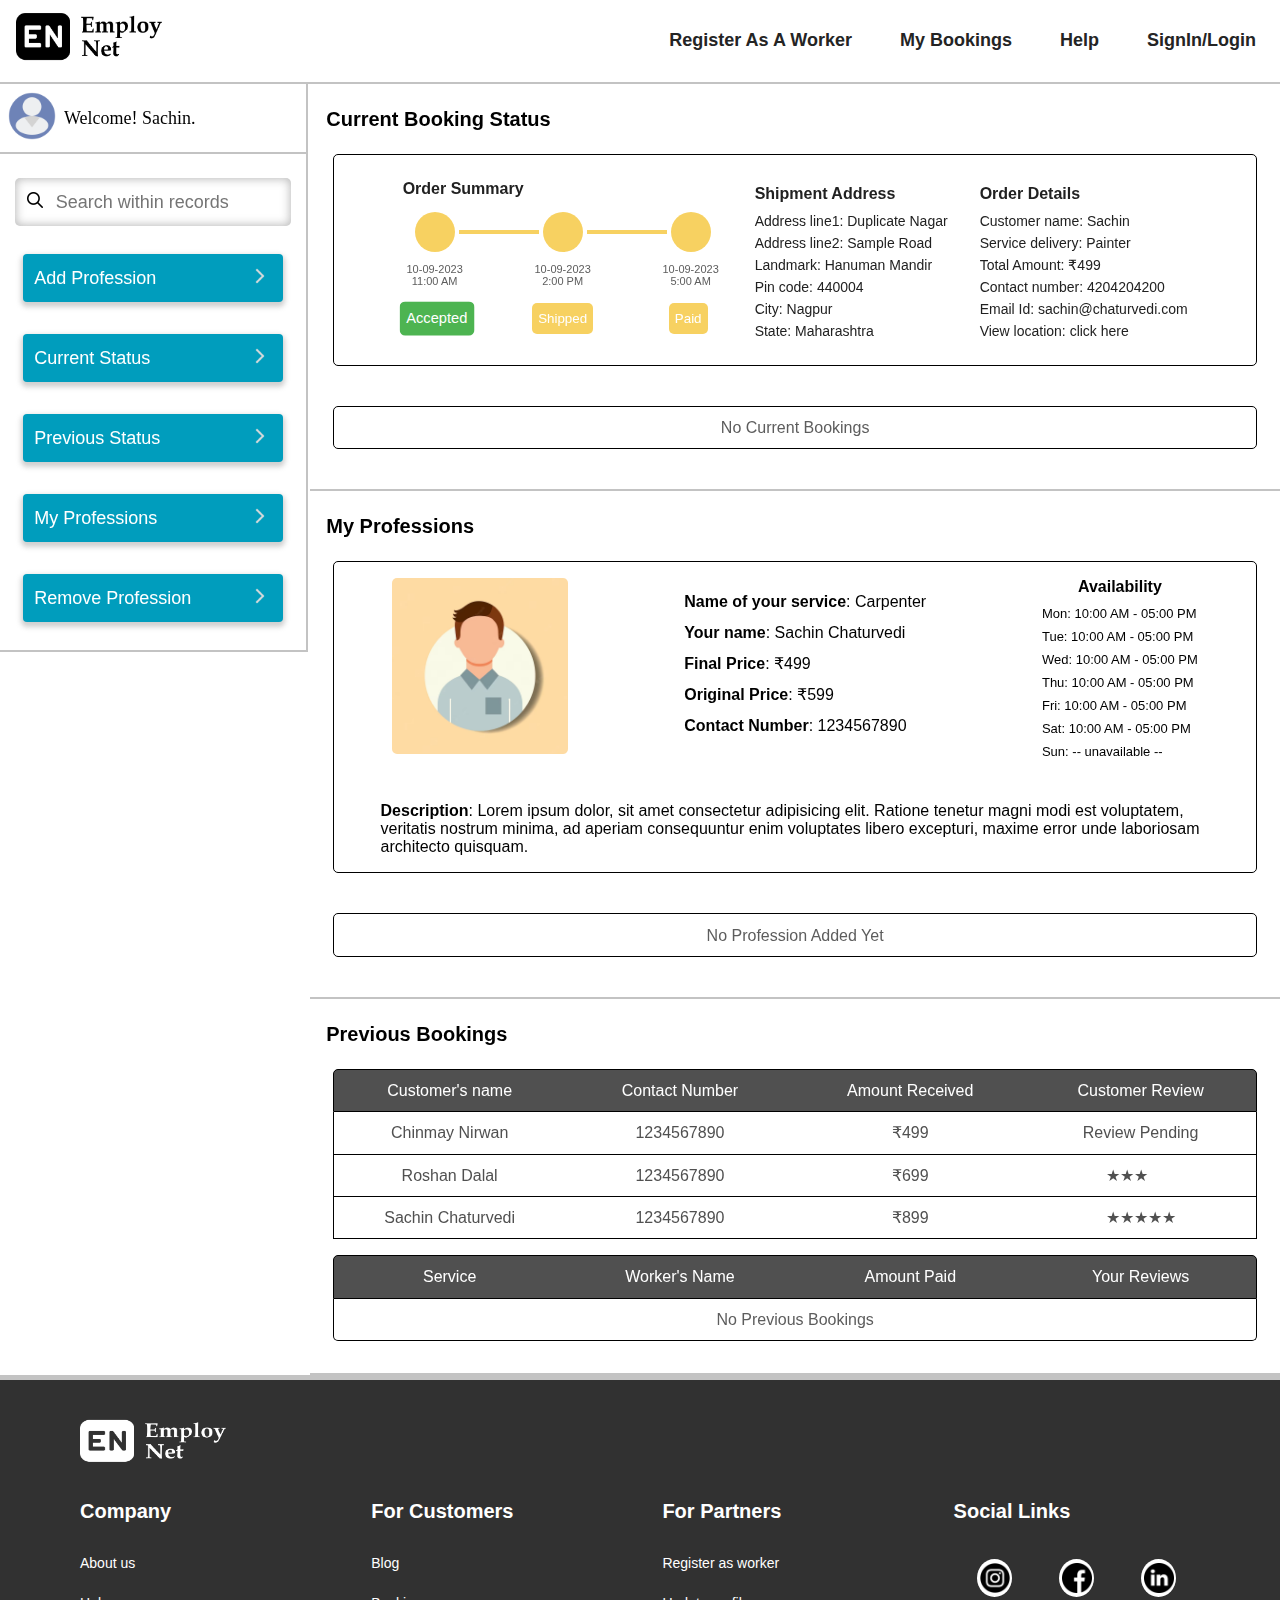
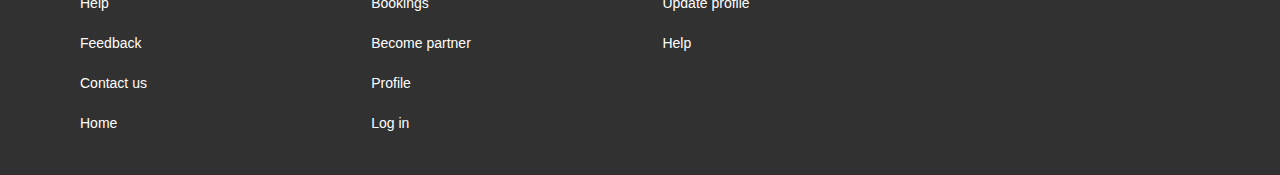
<file: worker.html>
<!DOCTYPE html>
<html lang="en">
<head>
    <meta charset="UTF-8">
    <meta name="viewport" content="width=device-width, initial-scale=1.0">
    <title>EmployNet: Worker</title>
    <link rel="stylesheet" href="index.css" />
    <link rel="stylesheet" href="aboutUs.css" />
    <link rel="stylesheet" href="customer.css" />
    <link rel="stylesheet" href="worker.css" />
    <script src="worker.js" defer></script>
</head>
<body>
    <div class="third2">
        <div>
          <a href="aboutUs.html">
            <div class="third3"></div>
          </a>
        </div>
        <div class="third4">
          <div>
            <a href="" class="first40">
              <div class="third5">Register As A Worker</div>
            </a>
          </div>
          <div>
            <a href="customer2.html" class="first40">
              <div class="third5">My Bookings</div>
            </a>
          </div>
          <div>
            <a href="help.html" class="first40">
              <div class="third5">Help</div>
            </a>
          </div>
          <div>
            <a href="sign.html" class="first40">
              <div class="third5">SignIn/Login</div>
            </a>
          </div>
        </div>
      </div>
      <div class="five1">
        <div class="five2">
          <div
            class="five3"
            onclick="document.querySelector('.five62').style.opacity='1'"
          >
            <div><img src="gallery/user.png" alt="" class="five4" /></div>
            <div class="five5">Welcome! Sachin.</div>
          </div>
            <div class="six1">
                <div class="six2">
                    <div><img src="gallery/search.png" alt="" class="six3" /></div>
                    <div>
                        <input type="text" placeholder="Search within records" class="five9"/>
                    </div>
                </div>
                <div class="six4" id="sixth6">
                  <div class="six5">
                      <div class="six6">Add Profession</div>
                      <div class="six6"><img src="gallery/arrow-white.png" alt="" class="six7"></div>
                  </div>
                </div>
                <div class="six4">
                    <a href="worker.html#sixth3" class="first40">
                        <div class="six5">
                            <div class="six6">Current Status</div>
                            <div class="six6"><img src="gallery/arrow-white.png" alt="" class="six7"></div>
                        </div>
                    </a>
                </div>
                <div class="six4">
                    <a href="worker.html#sixth5" class="first40">
                        <div class="six5">
                            <div class="six6">Previous Status</div>
                            <div class="six6"><img src="gallery/arrow-white.png" alt="" class="six7"></div>
                        </div>
                    </a>
                </div>
                <div class="six4">
                    <a href="worker.html#sixth4" class="first40">
                        <div class="six5">
                            <div class="six6">My Professions</div>
                            <div class="six6"><img src="gallery/arrow-white.png" alt="" class="six7"></div>
                        </div>
                    </a>
                </div>
                <div class="six4" id="sixth1">
                  <div class="six5">
                      <div class="six6">Remove Profession</div>
                      <div class="six6"><img src="gallery/arrow-white.png" alt="" class="six7"></div>
                  </div>
              </div>
            </div>
        </div>
        <div class="five17">
          <div>
            <div class="five91">
              <div class="five70" id="sixth3">
                <div class="five69">Current Booking Status</div>
                <div class="five71">
                  <div class="six20">
                    <div class="five72">
                      <p class="six17">Order Summary</p>
                      <div class="five75">
                        <div class="five76"><div><img src="gallery/correct.png" alt="" class="six9 six11"></div></div>
                        <div class="five77"><div class="six10 six12"></div></div>
                        <div class="five76"><div><img src="gallery/correct.png" alt="" class="six9 six13"></div></div>
                        <div class="five77"><div class="six10 six14"></div></div>
                        <div class="five76"><div><img src="gallery/correct.png" alt="" class="six9 six15"></div></div>
                      </div>
                      <div class="five78">
                        <div class="five79">10-09-2023 11:00 AM</div>
                        <div class="five79">10-09-2023 2:00 PM</div>
                        <div class="five79">10-09-2023 5:00 AM</div>
                      </div>
                      <div class="five78">
                        <div class="five80"><button class="six8">Accepted</button></div>
                        <div class="five80"><button class="six8">Shipped</button></div>
                        <div class="five80"><button class="six8">Paid</button></div>
                      </div>
                    </div>
                    <div class="six21">
                      <div class="six19">
                        <p class="six17">Shipment Address</p>
                        <p class="six18">Address line1: Duplicate Nagar</p>
                        <p class="six18">Address line2: Sample Road</p>
                        <p class="six18">Landmark: Hanuman Mandir</p>
                        <p class="six18">Pin code: 440004</p>
                        <p class="six18">City: Nagpur</p>
                        <p class="six18">State: Maharashtra</p>
                      </div>
                      <div class="six19">
                        <p class="six17">Order Details</p>
                        <p class="six18">Customer name: Sachin</p>
                        <p class="six18">Service delivery: Painter</p>
                        <p class="six18">Total Amount: ₹499</p>
                        <p class="six18">Contact number: 4204204200</p>
                        <p class="six18">Email Id: sachin@chaturvedi.com</p>
                        <p class="six18">View location: click here</p>
                      </div>
                    </div>
                  </div>
                  <div class="five92">No Current Bookings</div>
                </div>
              </div>
              <div class="five70" id="sixth4">
                <div class="five69">My Professions</div>
                  <div class="five71">
                    <div class="six28">
                      <div><img src="gallery/profession.avif" alt="" class="six27"></div>
                      <div class="six29">
                        <p><b>Name of your service</b>: Carpenter</p>
                        <p><b>Your name</b>: Sachin Chaturvedi</p>
                        <p><b>Final Price</b>: ₹499</p>
                        <p><b>Original Price</b>: ₹599</p>
                        <p><b>Contact Number</b>: 1234567890</p>
                      </div>
                      <div class="six30">
                        <div class="six31"><b>Availability</b></div>
                        <p>Mon: 10:00 AM - 05:00 PM</p>
                        <p>Tue: 10:00 AM - 05:00 PM</p>
                        <p>Wed: 10:00 AM - 05:00 PM</p>
                        <p>Thu: 10:00 AM - 05:00 PM</p>
                        <p>Fri: 10:00 AM - 05:00 PM</p>
                        <p>Sat: 10:00 AM - 05:00 PM</p>
                        <p>Sun: -- unavailable -- </p>
                      </div>
                      <div class="six32"><b>Description</b>: Lorem ipsum dolor, sit amet consectetur adipisicing elit. Ratione tenetur magni modi est voluptatem, veritatis nostrum minima, ad aperiam consequuntur enim voluptates libero excepturi, maxime error unde laboriosam architecto quisquam.</div>
                    </div>
                    <div class="five92">No Profession Added Yet</div>
                  </div>
              </div>
              <div class="five70" id="sixth5">
                <div class="five69">Previous Bookings</div>
                <div class="five71">
                  <div class="five94">
                    <div class="five95">Customer's name</div>
                    <div class="five95 five97">Contact Number</div>
                    <div class="five95">Amount Received</div>
                    <div class="five95">Customer Review</div>
                  </div>
                  <div class="five96">
                    <div class="five95">Chinmay Nirwan</div>
                    <div class="five95 five97">1234567890</div>
                    <div class="five95">₹499</div>
                    <div class="five95">Review Pending</div>
                  </div>
                  <div class="five96">
                    <div class="five95">Roshan Dalal</div>
                    <div class="five95 five97">1234567890</div>
                    <div class="five95">₹699</div>
                    <div class="five95">★★★<span style="visibility: hidden;">★★</span></div>
                  </div>
                  <div class="five96">
                    <div class="five95">Sachin Chaturvedi</div>
                    <div class="five95 five97">1234567890</div>
                    <div class="five95">₹899</div>
                    <div class="five95">★★★★★</div>
                  </div>
                  <div class="five94">
                    <div class="five95">Service</div>
                    <div class="five95 five97">Worker's Name</div>
                    <div class="five95">Amount Paid</div>
                    <div class="five95">Your Reviews</div>
                  </div>
                  <div class="five93">No Previous Bookings</div>
                </div>
              </div>
            </div>
          </div>
        </div>
      </div>
      <div class="five99"></div>
      <div class="five100">
        <div class="five101"><img src="gallery/arrow-left.png" alt="" class="five102"></div>
        <div class="six25"><hr></div>
        <div class="six22">
          <div class="six24">Order Summary</div>
          <div><img src="gallery/down-arrow.png" alt="" class="six23"></div>
        </div>
        <div class="six26">
          <table>
            <tr>
              <td class="five65">Order Placement</td>
              <td>:</td>
              <td class="five66">10-09-2023 11:00 AM</td>
            </tr>
            <tr>
              <td class="five65">Request Accepted</td>
              <td>:</td>
              <td class="five66">10-09-2023 11:00 AM</td>
            </tr>
            <tr>
              <td class="five65">Service Shipment</td>
              <td>:</td>
              <td>10-09-2023 2:00 PM</td>
            </tr>
            <tr>
              <td class="five65">Payment</td>
              <td>:</td>
              <td>10-09-2023 5:00 AM</td>
            </tr>
            <tr>
              <td class="five65">Amount Paid</td>
              <td>:</td>
              <td>₹499</td>
            </tr>
          </table>
        </div>
        <div class="six25"><hr></div>
        <div class="six22">
          <div class="six24">Shipment Address</div>
          <div><img src="gallery/down-arrow.png" alt="" class="six23"></div>
        </div>
        <div class="six26">
          <table>
            <tr>
              <td class="five65">Address Line 1</td>
              <td>:</td>
              <td class="five66">Duplicate Nagar</td>
            </tr>
            <tr>
              <td class="five65">Address Line 2</td>
              <td>:</td>
              <td class="five66">Sample Road</td>
            </tr>
            <tr>
              <td class="five65">Landmark</td>
              <td>:</td>
              <td>Hanuman Mandir</td>
            </tr>
            <tr>
              <td class="five65">Pin code</td>
              <td>:</td>
              <td>440004</td>
            </tr>
            <tr>
              <td class="five65">City</td>
              <td>:</td>
              <td>Nagpur</td>
            </tr>
            <tr>
              <td class="five65">State</td>
              <td>:</td>
              <td>Maharashtra</td>
            </tr>
          </table>
        </div>
        <div class="six25"><hr></div>
        <div class="six22">
          <div class="six24">Order Details</div>
          <div><img src="gallery/down-arrow.png" alt="" class="six23"></div>
        </div>
        <div class="six26">
          <table>
            <tr>
              <td class="five65">Customer's Name</td>
              <td>:</td>
              <td class="five66">Sachin Chaturvedi</td>
            </tr>
            <tr>
              <td class="five65">Service delivery</td>
              <td>:</td>
              <td class="five66">Painter</td>
            </tr>
            <tr>
              <td class="five65">Contact No.</td>
              <td>:</td>
              <td>1234567890</td>
            </tr>
            <tr>
              <td class="five65">Email Id</td>
              <td>:</td>
              <td>sachin@chaturvedi.com</td>
            </tr>
            <tr>
              <td class="five65">Ratings</td>
              <td>:</td>
              <td>★★★★★</td>
            </tr>
            <tr>
              <td class="five65">Review</td>
              <td>:</td>
              <td>Excellent service.</td>
            </tr>
          </table>
        </div>
        <div class="six25"><hr></div>
      </div>
      <div class="six33">
        <div class="five101 six36"><img src="gallery/arrow-left.png" alt="" class="five102"></div>
        <div class="six35">
          <div class="six34">Profile1: Painter <div class="six38"><img src="gallery/correct.png" alt="" class="six37"></div></div>
          <div class="six34">Profile2: Carpenter <div class="six38"><img src="gallery/correct.png" alt="" class="six37"></div></div>
          <div class="six34">Profile3: Electrician <div class="six38"><img src="gallery/correct.png" alt="" class="six37"></div></div>
        </div>
        <div class="six39">
          <div class="six40" id="sixth2">Remove</div>
        </div>
      </div>
      <div class="six42">
        <div class="five101 six43"><img src="gallery/arrow-left.png" alt="" class="five102"></div>
        <div class="six35 six46">
          <form action="">
            <label for="service1" class="six44">Name of your service:</label><br>
            <select name="service1" id="service1" onchange="pleaseSpecify(this)" class="six45" required>
              <option value="labour">labour</option>
              <option value="contractor">Contractor</option>
              <option value="electrician">Electrician</option>
              <option value="painter">Painter</option>
              <option value="plumber">Plumber</option>
              <option value="pest-control">Pest Control</option>
              <option value="other" id="sixth7">Other</option>
            </select>
            <div id="sixth8" class="six55">
              <label for="service2" class="six44">Please specify:</label>
              <input type="text" id="service2" class="six45" required>
            </div>
            <label for="service3" class="six44">Final price:</label>
            <input type="text" id="service3" class="six45" required>
            <label for="service4" class="six44">Original price:</label>
            <input type="text" id="service4" class="six45" required>
            <label for="service5" class="six44">Profile images:</label>
            <input type="file" id="service5" class="six45" required><br><br>
            <label for="service6" class="six44">Availability:</label>
            <div class="six47">
              <div class="six48"></div>
              <div class="six54">Mon</div>
              <div class="six50">
                <div class="six52"></div><div class="six53"> to </div><div class="six52"></div>
              </div>
              <div class="six51">
                <input type="time" class="six49" required> to <input type="time" class="six49" required>
              </div>
            </div>
            <div class="six47">
              <div class="six48"></div>
              <div class="six54">Tue</div>
              <div class="six50">
                <div class="six52"></div><div class="six53"> to </div><div class="six52"></div>
              </div>
              <div class="six51">
                <input type="time" class="six49" required> to <input type="time" class="six49" required>
              </div>
            </div>
            <div class="six47">
              <div class="six48"></div>
              <div class="six54">Wed</div>
              <div class="six50">
                <div class="six52"></div><div class="six53"> to </div><div class="six52"></div>
              </div>
              <div class="six51">
                <input type="time" class="six49" required> to <input type="time" class="six49" required>
              </div>
            </div>
            <div class="six47">
              <div class="six48"></div>
              <div class="six54">Thu</div>
              <div class="six50">
                <div class="six52"></div><div class="six53"> to </div><div class="six52"></div>
              </div>
              <div class="six51">
                <input type="time" class="six49" required> to <input type="time" class="six49" required>
              </div>
            </div>
            <div class="six47">
              <div class="six48"></div>
              <div class="six54">Fri</div>
              <div class="six50">
                <div class="six52"></div><div class="six53"> to </div><div class="six52"></div>
              </div>
              <div class="six51">
                <input type="time" class="six49" required> to <input type="time" class="six49" required>
              </div>
            </div>
            <div class="six47">
              <div class="six48"></div>
              <div class="six54">Sat</div>
              <div class="six50">
                <div class="six52"></div><div class="six53"> to </div><div class="six52"></div>
              </div>
              <div class="six51">
                <input type="time" class="six49" required> to <input type="time" class="six49" required>
              </div>
            </div>
            <div class="six47">
              <div class="six48"></div>
              <div class="six54">Sun</div>
              <div class="six50">
                <div class="six52"></div><div class="six53"> to </div><div class="six52"></div>
              </div>
              <div class="six51">
                <input type="time" class="six49" required> to <input type="time" class="six49" required>
              </div>
            </div>
            <br><label for="service7" class="six44">Description:</label>
            <textarea name="service7" id="service7" class="six57"></textarea><br>
            <div class="six39">
              <input type="submit" class="six40" id="sixth9" value="Submit">
            </div>
          </form>
        </div>
      </div>
      <div class="five62">
        <!-- modal==five62 -->
        <button class="close-window">&times;</button>
        <div class="five64">
          <div><img src="gallery/user.png" alt="" class="five63" /></div>
        </div>
        <div class="five64">
          <table>
            <tr>
              <td class="five65">Username</td>
              <td>:</td>
              <td class="five66">Sachin</td>
            </tr>
            <tr>
              <td class="five65">User Email Id</td>
              <td>:</td>
              <td>sachin@chaturvedi.com</td>
            </tr>
            <tr>
              <td class="five65">Contact Number</td>
              <td>:</td>
              <td>1234567890</td>
            </tr>
            <tr>
              <td class="five65">Current Address</td>
              <td>:</td>
              <td>Itwari, Nagpur</td>
            </tr>
          </table>
        </div>
        <div class="five64">
          <div class="five67">
            <a href="profile.html#seventh2" class="first40"
              ><div class="five68">Change Password</div></a>
          </div>
          <div class="five67">
            <a href="profile.html#seventh3" class="first40"
              ><div class="five68">Change Address</div></a>
          </div>
        </div>
      </div>
      <div class="overlay hidden"></div>
      <footer class="first31">
        <div>
          <a href="aboutUs.html"
            ><img src="gallery/Employnet.png" alt="" class="first32"
          /></a>
        </div>
        <div class="first33">
          <div class="first34">
            <p class="first35">Company</p>
            <a href="aboutUs.html" class="first40"
              ><p class="first39">About us</p></a
            >
            <a href="help.html" class="first40"><p class="first39">Help</p></a>
            <a href="feedback.html" class="first40"
              ><p class="first39">Feedback</p></a
            >
            <a href="mailto:sachinchaturvedi8713@gmail.com" class="first40"
              ><p class="first39">Contact us</p></a
            >
            <a href="index.html" class="first40"
              ><p class="first39">Home</p></a
            >
          </div>
          <div class="first34">
            <p class="first35">For Customers</p>
            <a href="" class="first40"><p class="first39">Blog</p></a>
            <a href="customer2.html" class="first40"
              ><p class="first39">Bookings</p></a
            >
            <a href="worker.html" class="first40"><p class="first39">Become partner</p></a>
            <a href="profile.html" class="first40"><p class="first39">Profile</p></a>
            <a href="sign.html" class="first40"><p class="first39">Log in</p></a>
          </div>
          <div class="first34">
            <p class="first35">For Partners</p>
            <a href="worker.html" class="first40"
              ><p class="first39">Register as worker</p></a
            >
            <a href="profile.html" class="first40"><p class="first39">Update profile</p></a>
            <a href="help.html" class="first40"><p class="first39">Help</p></a>
          </div>
          <div class="first34">
            <p class="first35">Social Links</p>
            <div class="first36">
              <div class="first37">
                <a href="https://www.instagram.com/"
                  ><img src="gallery/instagram.png" alt="" class="first38"
                /></a>
              </div>
              <div class="first37">
                <a href="https://www.facebook.com/"
                  ><img src="gallery/facebook.png" alt="" class="first38"
                /></a>
              </div>
              <div class="first37">
                <a href="https://in.linkedin.com/"
                  ><img src="gallery/linkedin.png" alt="" class="first38"
                /></a>
              </div>
            </div>
          </div>
        </div>
      </footer>
</body>
</html>
</file>
<file: index.css>
body{
    margin: 0;
    box-sizing: border-box;
}
.first1{
    position: relative;
    width: 100%;
    min-height: 15cm;
    background-image: url(gallery/labour3.jpg);
    background-repeat: no-repeat;
    background-size: cover;
    background-position: center center;
}
.first2{
    position: absolute;
    top: 0;
    left: 0;
    width: 100%;
    min-height: 15cm;
    background: linear-gradient(0deg, rgba(0,0,0,0.16), rgba(0,0,0,0.8));
    z-index: 2;
}
.first3{
    width: 100%;
    min-height: 5rem;
    display: flex;
    align-items: center;
    justify-content: space-between;
    flex-wrap: wrap;
}
.first4{
    height:4rem;
    width:10rem;
    margin: 0.5rem 1rem;
    background-image: url(gallery/Employnet.png);
    background-repeat: no-repeat;
    background-size: cover;
    background-position: center center;
}
.first5{
    display:flex;
    justify-content: space-around;
    align-items: center;
    flex-wrap: wrap;
}
.first6{
    margin: 0.5rem 1.5rem;
    font-family: -apple-system, "Helvetica Neue", Helvetica, Arial, sans-serif;
    font-size: 18px;
    font-weight: 700;
    color: white;
}
.first6:hover{
    text-decoration: underline;
}
.first7{
    width: 100%;
    text-align: center;
    margin-top: 6rem;
    margin-bottom: 2rem;
    font-family: -apple-system, "Helvetica Neue", Helvetica, Arial, sans-serif;
    font-size: 1rem;
    font-weight: 300;
    color: white;
}
.first8{
    width: 100%;
    text-align: center;
    margin: 2rem 0;
    font-family: -apple-system, BlinkMacSystemFont, Segoe UI, Roboto, "Helvetica Neue", Oxygen-Sans, Ubuntu, Cantarell, Helvetica, Arial, sans-serif !important;
    font-size: 3rem;
    font-weight: 500;
    color: white;
    text-shadow: 0 1px 8px rgba(0,0,0,0.2);
    line-height: 72px;
}
.first9{
    width: 100%;
    display: flex;
    justify-content: center;
    align-items: center;
}
.first10{
    display: flex;
    align-items: center;
    height: 3.2rem;
    width: 18%;
    background-color: white;
    margin: 1rem .5rem;
    border: none;
    border-radius: 5px;
}
.first11{
    display: flex;
    align-items: center;
    height: 3.2rem;
    width:50%;
    background-color: white;
    margin: 1rem .5rem;
    border: none;
    border-radius: 5px;
}
.first12{
    height: 1.2rem;
    width: 1.2rem;
    margin: 0 .5rem;
}
.first13{
    height: 1.2rem;
    width: 100%;
}
.first14{
    width: 70%;
}
.first15{
    border: none;
    outline: none;
    width: 90%;
    font-size: 18px;
    overflow: hidden;
    font-family: -apple-system, BlinkMacSystemFont, Segoe UI, Roboto, "Helvetica Neue", Oxygen-Sans, Ubuntu, Cantarell, Helvetica, Arial, sans-serif !important;;
}
.first16{
    height: 1.2rem;
    width: 1.2rem;
    margin: 0 1rem;
}
.first17{
    width: 100%;
    display: flex;
    justify-content: center;
    margin-top: -4rem;
    margin-bottom: 4rem;
    z-index: 3;
}
.first18{
    width: 70%;
    background-color: white;
    z-index: 4;
    display: flex;
    justify-content: center;
    flex-wrap: wrap;
    box-shadow: 0px 3px 26px rgba(85, 85, 85, 0.925);
    border-radius: 4px;
}
.first19{
    width: 10rem;
    z-index: 5;
    display: flex;
    flex-direction: column;
    justify-content: center;
    align-items: center;
    margin: 1.5rem 1rem;
    border-radius: 5px;
    transition: all .5s ease 0s;
}
.first19:hover{
    box-shadow: 0px 3px 5px 2px rgba(189, 189, 189, 0.708);
    transform: scale(1.1);
}
.first20, .first22{
    width: 3rem;
    height: 3rem;
}
.first21{
    font-family: -apple-system, BlinkMacSystemFont, Segoe UI, Roboto, "Helvetica Neue", Oxygen-Sans, Ubuntu, Cantarell, Helvetica, Arial, sans-serif !important;
    font-size: 13px;
    line-height: 16px;
    color: #212121;
    margin: .5rem;
    text-align: center;
}
.first23{
    width:100%;
    background-color: #e3e3e3;
    padding: 2px 0;
}
.first24{
    width: 100%;
    margin: 4px 0;
    background-color: white;
}
.first25{
    padding: 60px 64px 0px 64px;
    text-align: center;
}
.first26{
    font-weight: bold;
    font-size: 32px;
    line-height: 48px;
    color: #212121;
    font-family: -apple-system, BlinkMacSystemFont, Segoe UI, Roboto, "Helvetica Neue", Oxygen-Sans, Ubuntu, Cantarell, Helvetica, Arial, sans-serif !important;
}
.first27{
    padding: 60px 0 90px 0;
    display: flex;
    justify-content: center;
    flex-wrap: wrap;
}
.first28{
    width: 19rem;
    height: 12rem;
    text-align: center;
    margin: 0 1rem;
}
.first29{
    width: 18rem;
    height: 9rem;
    object-fit: cover;
    margin-bottom: 1rem;
    border-radius: 4px;
    cursor: pointer;
    transition: all .5s ease 0s;
}
.first29:hover{
    width: 19rem;
    height: 10rem;
}
.first30{
    font-family: -apple-system, BlinkMacSystemFont, Segoe UI, Roboto, "Helvetica Neue", Oxygen-Sans, Ubuntu, Cantarell, Helvetica, Arial, sans-serif !important;
    font-size: 14px;
    font-weight: 500;
    line-height: 20px;
    color: #212121;
}
.first31{
    background-color: rgba(26, 26, 26, 0.899);
    padding: 2rem 5rem;
}
.first32{
    width: 10rem;
    height: 4rem;
}
.first33{
    display: flex;
    justify-content: space-between;
}
.first34{
    width: 22%;
    display: flex;
    flex-direction: column;
}
@media screen and (max-width:500px){
    .first33{
        flex-wrap: wrap;
    }
    .first34{
        width: 400px;
    }
    .first3{
        flex-direction:column;
    }
    .first5{
        width: 100%;
        flex-direction: column;
        align-items: center;
        margin-top: 1rem;
    }
    .first7{
        margin-top: 2rem;
    }
    .first8{
        font-size: 1.5rem;
        font-weight: 500;
        line-height: 28px;
        margin: 1rem 0;
    }
}
.first35{
    font-family: -apple-system, BlinkMacSystemFont, "Segoe UI", Roboto, Helvetica, Arial, sans-serif;
    color: white;
    font-size: 20px;
    font-weight: 600;
}
.first36{
    width: 100%;
    display: flex;
    justify-content: space-around;
    flex-wrap: wrap;
    margin: 1rem 0;
}
.first37{
    width: 35px;
    height: 35px;
    display: flex;
    justify-content: center;
    align-items: center;
    background-color: white;
    border-radius: 50%;
    padding-top: 3px;
    transition: all .5s ease 0s;
}
.first37:hover{
    transform: scale(1.1) rotate(360deg);
}
.first38{
    width: 30px;
    height: 30px;
}
.first39{
    font-size: 14px;
    font-weight: 400;
    line-height: 24px;
    font-family: -apple-system, BlinkMacSystemFont, Segoe UI, Roboto, "Helvetica Neue", Oxygen-Sans, Ubuntu, Cantarell, Helvetica, Arial, sans-serif !important;
    color: white;
    margin: .5rem 0;
}
.first39:hover{
    text-decoration: underline;
}
.first40{
    text-decoration: none;
}
</file>
<file: aboutUs.css>
.third1{
    background-color: #ececec;
}
.third2{
    width: 100%;
    min-height: 5rem;
    display: flex;
    align-items: center;
    justify-content: space-between;
    flex-wrap: wrap;
    background-color: white;
}
.third3{
    height:4rem;
    width:10rem;
    margin: 0.5rem 1rem;
    background-image: url(gallery/Employnet2.png);
    background-repeat: no-repeat;
    background-size: cover;
    background-position: center center;
}
.third4{
    display:flex;
    justify-content: space-around;
    align-items: center;
    flex-wrap: wrap;
}
.third5{
    margin: 0.5rem 1.5rem;
    font-family: -apple-system, "Helvetica Neue", Helvetica, Arial, sans-serif;
    font-size: 18px;
    font-weight: 700;
    color: rgb(36, 36, 36);
}
.third5:hover{
    text-decoration: underline;
}
.third6{
    width: 100%;
    text-align: center;
    padding: 2rem 0;
    font-family: -apple-system, BlinkMacSystemFont, Segoe UI, Roboto, "Helvetica Neue", Oxygen-Sans, Ubuntu, Cantarell, Helvetica, Arial, sans-serif !important;
    font-size: 2rem;
    font-weight: 500;
    color: rgb(36, 36, 36);
    text-shadow: 0 1px 8px rgba(0,0,0,0.2);
    margin-top: 2px;
    margin-bottom: 2rem;
    background-color: white;
}
.third7{
    width: 90%;
    background-color: white;
    margin-bottom: 2rem;
    border-radius: 4px;
}
.third8{
    width: 100%;
    font-family: -apple-system, BlinkMacSystemFont, Segoe UI, Roboto, "Helvetica Neue", Oxygen-Sans, Ubuntu, Cantarell, Helvetica, Arial, sans-serif !important;
    font-style: normal;
    font-weight: 700;
    font-size: 26px;
    line-height: 39px;
    text-align: center;
    color: #222;
    margin: 2rem 0;
}
.third9{
    margin: 1rem 2rem;
    font-family: -apple-system, BlinkMacSystemFont, Segoe UI, Roboto, "Helvetica Neue", Oxygen-Sans, Ubuntu, Cantarell, Helvetica, Arial, sans-serif !important;
    font-style: normal;
    font-weight: 400;
    font-size: 18px;
    line-height: 31px;
    color: #555;
}
.third10{
    width:100%;
    display: flex;
    flex-direction: column;
    align-items: center;
}
.third11{
    width: 100%;
    display: flex;
    justify-content: center;
    align-items: center;
    flex-wrap: wrap;
}
.third12{
    margin:2rem 1rem ;
    width:17rem;
    background-color: #f6f6f6;
    padding: 1rem;
    border-radius: 4px;
    box-shadow: 0px 3px 5px 2px rgba(189, 189, 189, 0.708);
    transition: all .5s ease 0s;
}
.third12:hover{
    margin-bottom: 5rem;
    box-shadow: 1px 15px 13px 5px rgba(189, 189, 189, 0.708);
}
.third13{
    width:100%;
    display: flex;
    justify-content: center;
    margin: 1rem 0;
}
.third14{
    text-align: center;
    margin: .5rem 0;
    font-family: -apple-system, BlinkMacSystemFont, Segoe UI, Roboto, "Helvetica Neue", Oxygen-Sans, Ubuntu, Cantarell, Helvetica, Arial, sans-serif !important;
    font-size: 18px;
    line-height: 31px;
    color: #555;
    font-weight: 600;
}
.third15{
    text-align: center;
    font-family: -apple-system, BlinkMacSystemFont, Segoe UI, Roboto, "Helvetica Neue", Oxygen-Sans, Ubuntu, Cantarell, Helvetica, Arial, sans-serif !important;
    font-weight: normal;
    font-size: 14px;
    color: #555;
    line-height: 24px;
    margin: .5rem 1rem;
}
.third16{
    width: 7rem;
    height: 7rem;
    border-radius: 50%;
}
.third17{
    width: 100%;
    display: flex;
    justify-content: center;
}
.third18{
    width: 2rem;
    height: 2rem;
    margin: .5rem;
    transition: all .5s ease 0s;
}
.third18:hover{
    transform: scale(1.5);
    border-radius: 50%;
}
@media screen and (max-width:500px){
    .third2{
        flex-direction:column;
        padding: 1rem 0;
    }
    .third4{
        width: 100%;
        flex-direction: column;
        align-items: center;
        margin-top: 1rem;
    }
}
</file>
<file: customer.css>
body {
  margin: 0;
  box-sizing: border-box;
}
.five1 {
  margin-top: 2px;
  display: flex;
  border-bottom: 5px solid #c3c3c3;
  border-top: 2px solid #c3c3c3;
}
.five2 {
  width: 24%;
  margin-right: 2px;
  position: sticky;
  top: 0;
  height: 100%;
  border-bottom: 2px inset #c3c3c3;
  border-right: 2px inset #c3c3c3;
}
.five3 {
  display: flex;
  align-items: center;
  background-color: white;
  border-bottom: 2px inset #c3c3c3;
  cursor: pointer;
}
.five4 {
  height: 3rem;
  width: 3rem;
  border-radius: 50%;
  margin: 0.5rem;
  overflow: hidden;
}
.five5 {
  font-family: Georgia, serif;
  font-size: 18px;
  line-height: 20px;
  font-weight: 500;
}
.five6 {
  display: flex;
  align-items: center;
  margin: 0 12px;
  border: solid 1px rgb(89, 89, 89);
  height: 2.5rem;
  border-radius: 4px;
  margin-bottom: 1rem;
  box-shadow: inset 0 0 10px 1px rgba(159, 159, 159, 0.722);
}
.five7 {
  height: 1.5rem;
  width: 1.5rem;
  margin: 0 8px;
}
.five8 {
  background-color: white;
  padding: 1.5rem 0;
  margin-top: 2px;
}
.five9 {
  border: none;
  font-size: 18px;
  overflow: hidden;
  outline: none;
  font-family: -apple-system, BlinkMacSystemFont, Segoe UI, Roboto,
    "Helvetica Neue", Oxygen-Sans, Ubuntu, Cantarell, Helvetica, Arial,
    sans-serif !important;
  width: 78%;
}
.five10 {
  display: flex;
  justify-content: center;
  align-items: center;
  flex-wrap: wrap;
}
.five11 {
  box-shadow: 0px 3px 5px 2px rgba(189, 189, 189, 0.708);
  display: flex;
  flex-direction: column;
  align-items: center;
  justify-content: center;
  width: 6rem;
  border-radius: 4px;
  margin: 1rem;
  transition: all 0.5s ease 0s;
}
.five11:hover {
  margin-bottom: 2rem;
  box-shadow: 1px 8px 5px 2px rgba(127, 127, 127, 0.708);
}
.five12 {
  width: 2.5rem;
  height: 2.5rem;
  margin: 0.5rem 0;
}
.five13 {
  font-family: -apple-system, BlinkMacSystemFont, Segoe UI, Roboto,
    "Helvetica Neue", Oxygen-Sans, Ubuntu, Cantarell, Helvetica, Arial,
    sans-serif !important;
  font-size: 13px;
  line-height: 16px;
  color: #212121;
  margin: 0.5rem;
  text-align: center;
}
.five14 {
  background-color: white;
}
.five17 {
  width: 76%;
  position: sticky;
  top: 0;
}
.five15 {
  display: flex;
  justify-content: center;
  align-items: center;
}
.five16 {
  padding: 0.75rem 0;
  margin: 1.5rem 4px;
  background-color: rgba(67, 67, 67, 0.933);
  color: white;
  font-family: -apple-system, BlinkMacSystemFont, Segoe UI, Roboto,
    "Helvetica Neue", Oxygen-Sans, Ubuntu, Cantarell, Helvetica, Arial,
    sans-serif !important;
  font-size: 1.2rem;
  font-weight: 600;
  text-align: center;
  border-radius: 4px;
}
.five16:hover {
  background-color: rgb(45, 45, 45);
}
.five18 {
  width: 45%;
}
.five19 {
  display: flex;
  align-items: center;
  height: 3rem;
  width: 60%;
  border: solid 1px rgb(68, 68, 68);
  box-shadow: inset 0 0 10px 1px rgba(159, 159, 159, 0.722);
  border-radius: 5px;
  margin: 0 0.5rem;
}
.five20 {
  display: flex;
  justify-content: center;
  padding: 1rem 0;
  background-color: white;
  position: sticky;
  top: 0;
  z-index: 1;
  border-bottom: 2px inset #c3c3c3;
}
.five21 {
  display: flex;
  align-items: center;
  height: 3rem;
  width: 25%;
  border: solid 1px rgb(68, 68, 68);
  box-shadow: inset 0 0 10px 1px rgba(159, 159, 159, 0.722);
  border-radius: 5px;
  margin: 0 0.5rem;
}
.five22 {
  width: 1.2rem;
  height: 1.2rem;
}
.five23 {
  border: none;
  outline: none;
  width: 85%;
  font-size: 18px;
  overflow: hidden;
  font-family: -apple-system, BlinkMacSystemFont, Segoe UI, Roboto,
    "Helvetica Neue", Oxygen-Sans, Ubuntu, Cantarell, Helvetica, Arial,
    sans-serif !important;
}
.five24 {
  display: flex;
}
.five25 {
  width: 100%;
  height: 100% !important;
  margin-right: 2px;
  background-color: white;
  padding: 0.5rem 0;
  /* overflow: scroll; */
  margin-bottom: 1rem;
  flex-wrap: wrap;
  display: flex;
  flex-direction: row;
}
.five26 {
  /* temp */
  display: none;
  width: 45%;
  background-color: white;
  padding: 0.5rem 0;
  height: 100%;
  border-bottom: 2px solid #c3c3c3;
}
.five27 {
  margin: 1rem 1rem;
  padding: 1rem;
  border: solid 1px rgb(45, 45, 45);
  border-radius: 5px;
  width: 27%;
}
.five28 {
  font-family: -apple-system, BlinkMacSystemFont, "Segoe UI", Roboto, Helvetica,
    Arial, sans-serif;
  font-size: 18px;
  line-height: 20px;
  font-weight: 700;
  margin: 4px 0;
}
.five29 {
  width: 1rem;
  height: 1rem;
  margin: 8px 0;
  margin-right: 8px;
}
.five30 {
  font-family: -apple-system, BlinkMacSystemFont, "Segoe UI", Roboto, Helvetica,
    Arial, sans-serif;
  font-size: 14px;
  line-height: 16px;
  font-weight: 400;
  color: rgb(84, 84, 84);
}
.five31 {
  display: flex;
  align-items: center;
}
.five32 {
  font-family: -apple-system, BlinkMacSystemFont, "Segoe UI", Roboto, Helvetica,
    Arial, sans-serif;
  font-size: 16px;
  line-height: 20px;
  font-weight: 600;
  margin: 8px 0;
}
.five33 {
  font-family: -apple-system, BlinkMacSystemFont, "Segoe UI", Roboto, Helvetica,
    Arial, sans-serif;
  font-size: 16px;
  line-height: 20px;
  font-weight: 400;
  color: rgb(84, 84, 84);
  margin: 8px 0.5rem;
}
.five34 {
  font-family: -apple-system, BlinkMacSystemFont, "Segoe UI", Roboto, Helvetica,
    Arial, sans-serif;
  font-size: 15px;
  line-height: 18px;
  font-weight: 600;
  color: rgba(132, 99, 223, 0.96);
  background-color: white;
  padding: 0.5rem 1.5rem;
  margin: 12px 0 0.5rem 0;
  border-radius: 5px;
  box-shadow: 0px 0px 5px 1px rgb(174, 174, 174);
  cursor: pointer;
  border: 1px solid rgb(107, 107, 107);
}
.five34:hover {
  box-shadow: 0px 0px 5px 2px rgb(114, 114, 114);
}
.five35 {
  font-family: -apple-system, BlinkMacSystemFont, "Segoe UI", Roboto, Helvetica,
    Arial, sans-serif;
  font-size: 15px;
  line-height: 18px;
  font-weight: 700;
  margin: 8px 0;
}
.five36 {
  font-family: -apple-system, BlinkMacSystemFont, "Segoe UI", Roboto, Helvetica,
    Arial, sans-serif;
  font-size: 16px;
  line-height: 18px;
  font-weight: 400;
  color: rgb(68, 68, 68);
  margin: 1rem 0;
  max-height: 3.2rem;
  overflow: hidden;
}
.five37 {
  font-family: -apple-system, BlinkMacSystemFont, "Segoe UI", Roboto, Helvetica,
    Arial, sans-serif;
  font-size: 16px;
  line-height: 18px;
  font-weight: 500;
  color: rgba(132, 99, 223, 0.96);
  margin-top: 1rem;
  cursor: pointer;
}
.five37:hover {
  text-decoration: underline;
}
.five38 {
  display: float;
  float: right;
}
.five39 {
  width: 9rem;
  height: 9rem;
  border-radius: 5px;
  margin: 0 0 0.5rem 0.5rem;
}
.five40 {
  margin: 0.5rem 1rem;
  padding: 1rem;
  border: solid 1px rgb(45, 45, 45);
  border-radius: 5px;
}
.five41 {
  font-family: -apple-system, BlinkMacSystemFont, "Segoe UI", Roboto, Helvetica,
    Arial, sans-serif;
  font-size: 22px;
  line-height: 25px;
  font-weight: 700;
  margin: 4px 0;
}
.five42 {
  font-family: -apple-system, BlinkMacSystemFont, "Segoe UI", Roboto, Helvetica,
    Arial, sans-serif;
  font-size: 16px;
  line-height: 18px;
  font-weight: 400;
  color: rgb(68, 68, 68);
  margin: 1rem 0;
}
.five44 {
  font-family: -apple-system, BlinkMacSystemFont, "Segoe UI", Roboto, Helvetica,
    Arial, sans-serif;
  font-size: 16px;
  line-height: 20px;
  font-weight: 600;
  margin: 16px 0;
  display: flex;
  justify-content: space-between;
  align-items: center;
}
.five45 {
  font-family: -apple-system, BlinkMacSystemFont, "Segoe UI", Roboto, Helvetica,
    Arial, sans-serif;
  font-size: 22px;
  line-height: 25px;
  font-weight: 700;
  margin: 16px 0;
}
.five46 {
  display: flex;
  justify-content: space-between;
}
.five47 {
  width: 18px;
  margin: 0 4px;
}
.five48 {
  display: flex;
  justify-content: space-between;
  align-items: center;
  margin: 0.5rem 0;
}
.five49 {
  width: 1.5rem;
  height: 1.5rem;
  margin: 0 8px;
}
.five50 {
  height: 4px;
  background-color: rgb(194, 194, 194);
  width: 70%;
  display: flex;
  align-items: center;
}
.five51 {
  height: 4px;
  background-color: rgb(56, 56, 56);
}
.five52 {
  font-family: -apple-system, BlinkMacSystemFont, "Segoe UI", Roboto, Helvetica,
    Arial, sans-serif;
  font-size: 20px;
  line-height: 22px;
  font-weight: 400;
  color: rgb(57, 57, 57);
}
.five53 {
  height: 8rem;
  overflow: auto;
}
.five54 {
  margin-bottom: 2rem;
}
.five55 {
  display: flex;
  align-items: center;
  justify-content: space-between;
}
.five56 {
  display: flex;
  align-items: center;
}
.five57 {
  height: 2rem;
  width: 2rem;
  border-radius: 50%;
  margin-right: 0.5rem;
}
.five58 {
  font-family: -apple-system, BlinkMacSystemFont, "Segoe UI", Roboto, Helvetica,
    Arial, sans-serif;
  font-size: 18px;
  line-height: 20px;
  font-weight: 600;
}
.five59 {
  font-family: -apple-system, BlinkMacSystemFont, "Segoe UI", Roboto, Helvetica,
    Arial, sans-serif;
  font-size: 16px;
  line-height: 18px;
  font-weight: 400;
  color: rgb(68, 68, 68);
  margin: 6px 0;
}
.five61 {
  display: none;
  position: fixed;
  top: 0;
  left: 0;
  width: 100%;
  height: 100%;
  background-color: rgb(61 61 61 / 85%);
  z-index: 1;
}
.five62 {
  /* position: fixed;
      top: 50%;
      left: 50%;
      //visibility: hidden; 
      transform: translate(-50%, -50%) scale(0.01);
      transition: all .8s ease 0.2s;
      width: 10cm;
      background-color: white;
      border-radius: 1rem;
      z-index: 2; */
  /*
    position: fixed;
    top: 50%;
    left: 50%;
    transform: translate(-50%, -50%) scale(0.01);
    transition: all .8s ease 0.2s;
    width: 10cm;
    background-color: white;
    padding: 1rem;
    border-radius: 1rem;
    box-shadow: 0 3rem 5rem rgba(0, 0, 0, 0.3);
    z-index: 6;
    */
  position: fixed;
  top: 50%;
  left: 50%;
  visibility: hidden;
  transform: translate(-50%, -50%) scale(0.01);
  transition: all 0.8s ease 0.2s;
  width: 10cm;
  background-color: white;
  border-radius: 1rem;
  z-index: 6;
}
.five63 {
  height: 7rem;
  width: 7rem;
  margin: 1rem;
  border-radius: 50%;
}
.five64 {
  width: 100%;
  display: flex;
  flex-direction: column;
  align-items: center;
  justify-content: center;
  font-family: -apple-system, BlinkMacSystemFont, "Segoe UI", Roboto, Helvetica,
    Arial, sans-serif;
  font-size: 16px;
  line-height: 20px;
  font-weight: 400;
}
.five65 {
  text-align: right;
  width: 4.5cm;
  padding: 0.5rem 0;
  font-weight: 500;
}
.five66 {
  width: 4.5cm;
  padding: 0.5rem 0;
}
.five67 {
  color: #5a5a5a;
  font-weight: 500;
  text-align: center;
  border-radius: 4px;
  margin: 0.5rem 0;
  cursor: pointer;
}
.five67:hover {
  text-decoration: underline;
}
.five68 {
  color: #5a5a5a;
}
.five69 {
  font-family: -apple-system, BlinkMacSystemFont, "Segoe UI", Roboto, Helvetica,
    Arial, sans-serif;
  font-size: 20px;
  line-height: 22px;
  font-weight: 600;
  margin: 0.5rem 1rem;
}
.five70 {
  padding: 1rem 0;
  width: 100%;
  border-bottom: 2px solid #c3c3c3;
}
.five71 {
  display: flex;
  width: 100%;
  flex-direction: column;
  justify-content: center;
  align-items: center;
}
.five72 {
  width: 20rem;
  margin: 0.7rem 1rem;
}
.five73 {
  width: 20rem;
  margin: 1rem;
}
.five74 {
  width: 95%;
  display: flex;
  flex-wrap: wrap;
  margin: 1rem;
  border: 1px solid black;
  justify-content: space-around;
  border-radius: 5px;
}
.five75 {
  width: 100%;
  display: flex;
  align-items: center;
  justify-content: center;
  margin: 0.5rem 0;
}
.five76 {
  width: 2.5rem;
  height: 2.5rem;
  border-radius: 50%;
  background-color: #f5c639cc;
}
.five77 {
  height: 4px;
  width: 5rem;
  margin: 0 4px;
  background-color: #f5c639cc;
}
.five78 {
  display: flex;
  justify-content: space-between;
  margin: 0.7rem 0;
}
.five79 {
  width: 4rem;
  text-align: center;
  font-family: -apple-system, BlinkMacSystemFont, "Segoe UI", Roboto, Helvetica,
    Arial, sans-serif;
  font-size: 11px;
  line-height: 12px;
  font-weight: 500;
  color: rgb(93, 93, 93);
}
.five80 {
  width: 4.3rem;
  text-align: center;
  font-family: -apple-system, BlinkMacSystemFont, "Segoe UI", Roboto, Helvetica,
    Arial, sans-serif;
  font-size: 15px;
  line-height: 17px;
  font-weight: 500;
  color: rgb(93, 93, 93);
  padding: 4px 0;
}
.five81 {
  width: 6.5rem;
  height: 6.5rem;
  border-radius: 4px;
  float: right;
  margin-top: 1rem;
}
.five82 {
  line-height: 2px;
  font-family: -apple-system, BlinkMacSystemFont, "Segoe UI", Roboto, Helvetica,
    Arial, sans-serif;
  color: #212121;
  font-weight: 700;
  font-size: 20px;
}
.five83 {
  line-height: 12px;
  font-family: -apple-system, BlinkMacSystemFont, "Segoe UI", Roboto, Helvetica,
    Arial, sans-serif;
  font-size: 15px;
  color: #212121;
}
.five84 {
  width: 2.5rem;
  height: 2.5rem;
  border-radius: 50%;
  transform: scale(0.01);
  animation-name: ani1;
  animation-fill-mode: forwards;
  animation-duration: 0.4s;
  animation-timing-function: ease;
}
.five85 {
  height: 4px;
  width: 0;
  background-color: rgb(77, 180, 81);
  animation-name: ani2;
  animation-fill-mode: forwards;
  animation-duration: 0.4s;
  animation-timing-function: ease;
}
.five86 {
  animation-delay: 0.4s;
}
.five87 {
  animation-delay: 0.8s;
}
.five88 {
  animation-delay: 1.2s;
}
.five89 {
  animation-delay: 1.6s;
}
.five90 {
  animation-delay: 2s;
}
.five91 {
  display: flex;
  flex-direction: column;
}
.five92 {
  width: 95%;
  margin: 1.5rem 1rem;
  padding: 0.7rem 0;
  border: 1px solid black;
  text-align: center;
  border-radius: 5px;
  font-family: -apple-system, BlinkMacSystemFont, "Segoe UI", Roboto, Helvetica,
    Arial, sans-serif;
  font-size: 16px;
  line-height: 19px;
  font-weight: 400;
  color: rgb(93, 93, 93);
}
.five93 {
  width: 95%;
  margin: 0 0.5rem;
  margin-bottom: 1rem;
  padding: 0.7rem 0;
  border: 1px solid black;
  border-top: none;
  text-align: center;
  border-bottom-left-radius: 5px;
  border-bottom-right-radius: 5px;
  font-family: -apple-system, BlinkMacSystemFont, "Segoe UI", Roboto, Helvetica,
    Arial, sans-serif;
  font-size: 16px;
  line-height: 19px;
  font-weight: 400;
  color: rgb(93, 93, 93);
}
.five94 {
  width: 95%;
  margin: 1rem 0.5rem;
  margin-bottom: 0;
  padding: 0.7rem 0;
  border: 1px solid black;
  border-top-left-radius: 5px;
  border-top-right-radius: 5px;
  display: flex;
  font-family: -apple-system, BlinkMacSystemFont, "Segoe UI", Roboto, Helvetica,
    Arial, sans-serif;
  font-size: 16px;
  line-height: 19px;
  font-weight: 400;
  color: white;
  background-color: rgba(67, 67, 67, 0.933);
}
.five95 {
  width: 25%;
  display: flex;
  justify-content: center;
  overflow: hidden;
}
.five96 {
  width: 95%;
  font-family: -apple-system, BlinkMacSystemFont, "Segoe UI", Roboto, Helvetica,
    Arial, sans-serif;
  font-size: 16px;
  line-height: 19px;
  font-weight: 400;
  color: rgba(67, 67, 67, 0.933);
  margin: 0 0.5rem;
  padding: 0.7rem 0;
  border: 1px solid black;
  border-top: none;
  display: flex;
  align-items: center;
  cursor: pointer;
}
.five96:hover {
  background-color: rgb(228, 228, 228);
}
.five98 {
  /* background-color: rgba(111, 111, 111, 0.933); */
  background-color: rgb(77, 180, 81);
  border-radius: 4px;
  font-size: 12px;
  text-align: center;
  padding: 8px 6px;
  color: rgb(255, 255, 255);
  z-index: 2;
  border: none;
}
.five98:hover {
  background-color: rgb(10, 120, 0);
}
.five99 {
  position: fixed;
  top: 0;
  left: 0;
  width: 100%;
  height: 100%;
  background-color: rgb(61 61 61 / 85%);
  z-index: 3;
  opacity: 0;
  visibility: hidden;
  transition: all 1s ease 0s;
}
.five100 {
  position: fixed;
  top: 100%;
  left: 50%;
  visibility: hidden;
  transform: translate(-50%, 0);
  transition: all 1s ease 0s;
  width: 10cm;
  background-color: white;
  border-radius: 1rem;
  opacity: 0;
  z-index: 4;
}
.five101 {
  width: 2rem;
  height: 2rem;
  border-radius: 50%;
  background-color: white;
  display: flex;
  justify-content: center;
  align-items: center;
  margin-top: -2.5rem;
  float: right;
  cursor: pointer;
}
.five102 {
  width: 1.2rem;
  height: 1.2rem;
}
.five103 {
  width: 9cm;
  margin: 1rem 0.5cm;
  display: flex;
  justify-content: space-around;
}
.five104 {
  width: 6rem;
  height: 6rem;
  border-radius: 4px;
}
.five105 {
  font-family: -apple-system, BlinkMacSystemFont, "Segoe UI", Roboto, Helvetica,
    Arial, sans-serif;
  font-size: 14px;
  line-height: 16px;
  font-weight: 500;
  color: rgb(84, 84, 84);
  margin-top: 1rem;
}
.five106 {
  font-family: -apple-system, BlinkMacSystemFont, "Segoe UI", Roboto, Helvetica,
    Arial, sans-serif;
  font-size: 16px;
  line-height: 20px;
  font-weight: 400;
  color: rgb(74, 74, 74);
  text-align: center;
  margin-bottom: 1rem;
}
.five106:hover {
  cursor: pointer;
  text-decoration: underline;
}
.five107 {
  position: fixed;
  top: 0;
  left: 50%;
  visibility: hidden;
  transform: translate(-50%, -100%);
  transition: all 1s ease 0s;
  width: 10cm;
  background-color: white;
  border-radius: 1rem;
  opacity: 0;
  z-index: 4;
}
.five108 {
  font-family: -apple-system, BlinkMacSystemFont, Segoe UI, Roboto,
    "Helvetica Neue", Oxygen-Sans, Ubuntu, Cantarell, Helvetica, Arial,
    sans-serif !important;
  font-size: 18px;
  line-height: 20px;
  color: #555;
  font-weight: 500;
  margin: 0 0.5cm;
}
.five109 {
  min-width: 8.5cm;
  max-width: 8.5cm;
  margin: 0.5rem 0.5cm;
  border-radius: 4px;
  box-shadow: inset 0px 0px 10px 2px rgba(163, 163, 163, 0.802);
  height: 4rem;
  font-family: -apple-system, BlinkMacSystemFont, Segoe UI, Roboto,
    "Helvetica Neue", Oxygen-Sans, Ubuntu, Cantarell, Helvetica, Arial,
    sans-serif !important;
  font-style: normal;
  font-weight: 400;
  font-size: 16px;
  line-height: 18px;
  color: #555;
  border: 1px solid gray;
  outline: none;
  padding: 0.5rem;
}
.five110 {
  width: 2rem;
  height: 2rem;
  border-radius: 50%;
  background-color: white;
  display: flex;
  justify-content: center;
  align-items: center;
  margin-top: -2.5rem;
  float: right;
  cursor: pointer;
}
.five111 {
  margin: 1rem 0;
  display: flex;
  justify-content: center;
}
.five112 {
  width: 2.2rem;
  height: 2.2rem;
  cursor: pointer;
  margin: 0 0.5rem;
}
.five114 {
  padding: 0.5rem 0;
  width: 7cm;
  font-family: -apple-system, BlinkMacSystemFont, Segoe UI, Roboto,
    "Helvetica Neue", Oxygen-Sans, Ubuntu, Cantarell, Helvetica, Arial,
    sans-serif !important;
  font-style: normal;
  font-weight: 400;
  font-size: 16px;
  line-height: 18px;
  color: white;
  background-color: rgba(61, 61, 61, 0.918);
  border: none;
  border-radius: 4px;
  cursor: pointer;
  margin: 1rem 1cm;
}
@keyframes ani1 {
  to {
    transform: scale(1);
  }
}
@keyframes ani2 {
  to {
    width: 100%;
  }
}
@media screen and (max-width: 500px) {
  .five1 {
    display: block;
  }
  .five2 {
    width: 100%;
    position: static;
    height: auto;
  }
  .five17 {
    width: 100%;
  }
  .five14 {
    border-top: 2px solid #c3c3c3;
  }
  .five24 {
    display: block;
  }
  .five25 {
    position: static;
    width: 100%;
  }
  .five26 {
    display: none;
  }
  .five16 {
    font-size: 14px;
    font-weight: 400;
  }
  .five23 {
    width: 70%;
  }
  .five39 {
    width: 5rem;
    height: 5rem;
  }
  .five28 {
    font-size: 16px;
    line-height: 18px;
    font-weight: 600;
  }
  .five60 {
    display: none;
  }
  .five30 {
    font-size: 12px;
    margin: 1rem 0;
  }
  .five62 {
    width: 9cm;
  }
  .five64 {
    font-size: 14px;
  }
  .five77 {
    width: 4.5rem;
  }
  .five81 {
    width: 5rem;
    height: 5rem;
    margin-top: 1rem;
  }
  .five82 {
    font-size: 18px;
    line-height: 10px;
  }
  .five97 {
    display: none;
  }
  .five95 {
    width: 33.33%;
    font-size: 13px;
  }
  .five98 {
    font-size: 10px;
  }
  .five100 {
    width: 9cm;
  }
  .five103 {
    width: 8cm;
  }
  .five106 {
    font-size: 14px;
  }
  .five107 {
    width: 9cm;
  }
  .five109 {
    min-width: 7.5cm;
    max-width: 7.5cm;
  }
  .five112 {
    width: 1.8rem;
    height: 1.8rem;
  }
}
.overlay {
  position: fixed;
  top: 0;
  left: 0;
  width: 100%;
  height: 100%;
  background-color: rgba(0, 0, 0, 0.6);
  filter: blur(3px);
  z-index: 5;
}
.hidden {
  display: none;
}
.close-window {
  position: absolute;
  top: 1.2rem;
  right: 2rem;
  font-size: 3rem;
  color: #333;
  cursor: pointer;
  border: none;
  background: none;
}
</file>
<file: help.css>
.second1{
    background-color: rgba(22, 22, 22, 0.876);
    width:100%;
    padding-bottom: 6rem;
    margin-bottom: -4rem;
}
.second2{
    width:100%;
    display: flex;
    justify-content: space-between;
    align-items: center;
}
.second3{
    margin: 1rem;
    width: 9rem;
    height: 3.5rem;
    font-family: -apple-system, "Helvetica Neue", Helvetica, Arial, sans-serif;
    font-size: 18px;
    font-weight: 700;
    color: white;
    display: flex;
    justify-content: center;
    align-items: center;
}
.second3:hover{
    text-decoration: underline;
}
.second4{
    width: 9rem;
    height: 3.5rem;
}
.second5{
    width: 100%;
    text-align: center;
    font-family: -apple-system, BlinkMacSystemFont, Segoe UI, Roboto, "Helvetica Neue", Oxygen-Sans, Ubuntu, Cantarell, Helvetica, Arial, sans-serif !important;
    font-size: 3rem;
    font-weight: 500;
    color: white;
    text-shadow: 0 1px 8px rgba(0,0,0,0.2);
    line-height: 72px;
    margin: 1.5rem 0;
}
.second6{
    width:100%;
    display: flex;
    justify-content: center;
    margin-bottom: 20rem;
}
.second7{
    width:60%;
    box-shadow: 0px 3px 26px rgba(85, 85, 85, 0.925);
    border-radius: 4px;
    background-color: white;
    padding: 1rem 0;
    display: flex;
    flex-direction: column;
    align-items: center;
}
.second8{
    width: 60%;
    box-shadow: inset 0px 0px 5px 2px rgba(223, 223, 223, 0.708);
    border-radius: 4px;
    margin: .5rem 0;
    padding: 1rem 0;
    cursor: pointer;
    transition: all .5s ease-out 0s;
}
.second8:hover{
    box-shadow: inset 0px 0px 5px 2px rgba(163, 163, 163, 0.802);
}
.second9{
    width:100%;
    display: flex;
    justify-content: space-between;
}
.second10{
    margin: 1rem;
    opacity: .5;
}
.second11{
    visibility: hidden;
    padding: 0 1rem;
    transition: all .5s ease-out 0s;
    height: 0;
    transform: scaleY(0) rotateY(180deg);
}
.second12{
    width:1.2rem;
    height:1.2rem;
    margin: 0 1rem;
}
.second13{
    color: rgb(15, 15, 15);
    font-size: 15px;
    font-weight:400;
    line-height: 24px;
    font-family: -apple-system,BlinkMacSystemFont,"Segoe UI",Roboto,Helvetica,Arial,sans-serif;
}
.second14{
    display: flex;
    align-items: center;
}
.second15{
    position: fixed;
    top:0;
    visibility: hidden;
}
.second16{
    visibility: visible;
    transition: all .5s ease-out 0s;
    padding: 0 1rem;
    transform: scaleY(1) rotateY(360deg);
}
.second17{
    transform: rotate(-90deg);
    transition: all .5s ease 0s;
}
@media screen and (max-width:600px){
    .second7, .second8{
        width:90%;
    }
    .second6{
        margin-bottom: 5rem;
    }
    .second5{
        font-size: 1.7rem;
    }
}
</file>
<file: feedback.css>
.four1{
    width: 20rem;
    box-shadow: 0px 3px 26px rgba(85, 85, 85, 0.925);
    border-radius: 4px;
    background-color: white;
    padding: 2rem;
    display: flex;
    flex-direction: column;
    align-items: center;
    margin: 0 1rem;
}
.four2{
    width: 100%;
}
.four3{
    margin: .5rem 0;
    font-family: -apple-system, BlinkMacSystemFont, Segoe UI, Roboto, "Helvetica Neue", Oxygen-Sans, Ubuntu, Cantarell, Helvetica, Arial, sans-serif !important;
    font-size: 18px;
    line-height: 31px;
    color: #555;
    font-weight: 600;
}
.four4{
    font-family: -apple-system, BlinkMacSystemFont, Segoe UI, Roboto, "Helvetica Neue", Oxygen-Sans, Ubuntu, Cantarell, Helvetica, Arial, sans-serif !important;
    font-style: normal;
    font-weight: 400;
    font-size: 18px;
    line-height: 31px;
    color: #555;
    display: flex;
    justify-content: space-between;
    margin: .5rem 1rem;
}
.four5{
    width: 90%;
    margin: .5rem 0;
    border-radius: 4px;
    box-shadow: inset 0px 0px 10px 2px rgba(163, 163, 163, 0.802);
    height: 3rem;
    font-family: -apple-system, BlinkMacSystemFont, Segoe UI, Roboto, "Helvetica Neue", Oxygen-Sans, Ubuntu, Cantarell, Helvetica, Arial, sans-serif !important;
    font-style: normal;
    font-weight: 400;
    font-size: 18px;
    line-height: 31px;
    color: #555;
    border: 1px solid gray;
    outline: none;
    padding-left: 1rem;
}
.four6{
    min-width: 90%;
    max-width: 90%;
    margin: .5rem 0;
    border-radius: 4px;
    box-shadow: inset 0px 0px 10px 2px rgba(163, 163, 163, 0.802);
    height: 8rem;
    font-family: -apple-system, BlinkMacSystemFont, Segoe UI, Roboto, "Helvetica Neue", Oxygen-Sans, Ubuntu, Cantarell, Helvetica, Arial, sans-serif !important;
    font-style: normal;
    font-weight: 400;
    font-size: 18px;
    line-height: 31px;
    color: #555;
    border: 1px solid gray;
    outline: none;
    padding-left: 1rem;
}
.four7{
    margin: 1rem 0;
    display: flex;
    justify-content: space-around;
}
.four9{
    width: 2.2rem;
    height: 2.2rem;
    cursor: pointer;
}
.four10{
    display: flex;
    justify-content: center;
    margin-top: 2rem;
}
.four11{
    padding: 1rem 0;
    width: 18rem;
    font-family: -apple-system, BlinkMacSystemFont, Segoe UI, Roboto, "Helvetica Neue", Oxygen-Sans, Ubuntu, Cantarell, Helvetica, Arial, sans-serif !important;
    font-style: normal;
    font-weight: 450;
    font-size: 1.5rem;
    line-height: 2rem;
    color: white;
    background-color: rgba(61, 61, 61, 0.918);
    border: none;
    border-radius: 4px;
    cursor: pointer;
}
.four11:hover{
    background-color: rgb(55, 55, 55);
}
.four12{
    font-size: 16px;
    margin-top: 2rem;
}
.four13{
    color: rgb(0, 128, 255);
    cursor: pointer;
}
.four13:hover{
    text-decoration: underline;
}
.four14{
    width: 20rem;
    box-shadow: 0px 3px 26px rgba(85, 85, 85, 0.925);
    border-radius: 4px;
    background-color: white;
    padding: 2rem;
    display: none;
    flex-direction: column;
    align-items: center;
    margin: 0 1rem;
}
.four15{
    display: flex;
    justify-content: space-between;
}
.four16{
    font-size: 14px;
    margin-top: .5rem;
}
.four17:hover{
    text-decoration: underline;
    cursor: pointer;
}
.four18{
    width: 20rem;
    box-shadow: 0px 3px 26px rgba(85, 85, 85, 0.925);
    border-radius: 4px;
    background-color: white;
    padding: 2rem;
    display: none;
    margin: 0 1rem;
}
.four19{
    padding: 1rem 0;
    width: 18rem;
    font-family: -apple-system, BlinkMacSystemFont, Segoe UI, Roboto, "Helvetica Neue", Oxygen-Sans, Ubuntu, Cantarell, Helvetica, Arial, sans-serif !important;
    font-style: normal;
    font-weight: 450;
    font-size: 1.5rem;
    line-height: 2rem;
    color: white;
    background-color: rgba(61, 61, 61, 0.918);
    border: none;
    border-radius: 4px;
    cursor: pointer;
}
.four19:hover{
    background-color: rgb(55, 55, 55);
}
@media screen and (max-width:500px) {
    .four1{
        width: 18rem;
    }
    .four9{
        width: 1.8rem;
        height: 1.8rem;
    }
    .four11{
        width: 15rem;
    }
}
</file>
<file: profile.css>
.seven1{
    box-shadow: 0px 3px 26px rgba(85, 85, 85, 0.925);
    border-radius: 4px;
    background-color: white;
    padding: .5rem 1rem;
    display: flex;
    justify-content: center;
    flex-wrap: wrap;
    margin: 0 1rem;
    max-width: 20.7cm;
}
.seven2{
    font-family: -apple-system, BlinkMacSystemFont, "Segoe UI", Roboto, Helvetica, Arial, sans-serif;
    font-size: 20px;
    line-height: 22px;
    font-weight: 600;
    margin: 1rem 0;
}
.seven3{
    margin: 0.5rem 0;
    font-family: -apple-system, BlinkMacSystemFont, Segoe UI, Roboto, "Helvetica Neue", Oxygen-Sans, Ubuntu, Cantarell, Helvetica, Arial, sans-serif !important;
    font-size: 16px;
    line-height: 18px;
    color: #555;
    font-weight: 500;
}
.seven4{
    width: 9rem;
    margin: 0.5rem 1rem;
    border-radius: 4px;
    box-shadow: inset 0px 0px 5px 2px rgba(163, 163, 163, 0.802);
    height: 1.3rem;
    font-family: -apple-system, BlinkMacSystemFont, Segoe UI, Roboto, "Helvetica Neue", Oxygen-Sans, Ubuntu, Cantarell, Helvetica, Arial, sans-serif !important;
    font-style: normal;
    font-weight: 400;
    font-size: 14px;
    line-height: 16px;
    color: #555;
    border: 1px solid gray;
    outline: none;
    padding: 4px .5rem;
}
.seven5{
    display: inline-block;
    width: 8rem;
}
.seven6{
    margin: 0 2rem;
    margin-bottom: 1.5rem;
}
.seven7{
    display: flex;
    justify-content: space-between;
    flex-wrap: wrap;
    visibility: hidden;
    transform-origin: top;
    transform: scaleY(0);
    animation: height2 .5s ease .2s 1 forwards;
}
.seven8{
    width: 5rem;
    margin: 0.5rem 4px;
    margin-right: 1rem;
}
.seven9{
    font-size: 14px;
}
.seven10{
    display: inline-block;
}
.seven11{
    padding: 0 2rem;
    width: 100%;
    margin-bottom: 1.5rem;
}
.seven12{
    width: 100%;
    display: flex;
    justify-content: center;
}
.seven13{
    margin: 1rem .5rem;
    padding: .5rem 1rem;
    background-color: #555;
    color: white;
    font-family: -apple-system, BlinkMacSystemFont, Segoe UI, Roboto, "Helvetica Neue", Oxygen-Sans, Ubuntu, Cantarell, Helvetica, Arial, sans-serif !important;
    font-style: normal;
    font-weight: 400;
    font-size: 14px;
    border-radius: 4px;
    cursor: pointer;
    border: none;
}
.seven14{
    width: 1.3rem;
    height: 1.3rem;
    transform: rotate(-90deg);
    margin: 0 .5rem;
    transition: all .5s ease 0s;
}
.seven15{
    float: right;
}
.seven16{
    display: none;
}
.seven17{
    display: none;
}
.seven18{
    cursor: pointer;
}
@keyframes height2 {
    to{
        transform: scaleY(1);
        visibility: visible;
    }
}
@media screen and (max-width:500px){
    .seven4{
        margin: 0.5rem;
    }
    .seven6{
        border-bottom: 2px solid #c3c3c3;
        margin: 0;
        padding-bottom: 1.5rem;
        margin-bottom: .5rem;
    }
    .seven7{
        padding-bottom: 1rem;
        margin-bottom: 1rem;
        border-bottom: 2px solid #c3c3c3;
    }
    .seven8{
        width: 7rem;
        margin: .5rem 0;
    }
    .seven9{
        font-size: 16px;
    }
    .seven10{
        width: 9rem;
    }
    .seven11{
        padding: 0 .7rem;
        width: 100%;
        margin: 0;
    }
}
</file>
<file: worker.css>
.six1{
    padding: 1rem 0;
    display: flex;
    flex-direction: column;
    justify-content: center;
    align-items: center;
}
.six2{
    box-shadow: inset 0 0 10px 1px rgba(159, 159, 159, 0.722);
    width: 90%;
    height: 3rem;
    display: flex;
    align-items: center;
    border-radius: 5px;
    margin: .5rem;
}
.six3{
    height: 1rem;
    width:1rem;
    margin: .7rem;
}
.six4{
    width:85%;
    margin: .75rem;
    font-size: 18px;
    font-family: -apple-system, BlinkMacSystemFont, Segoe UI, Roboto,
      "Helvetica Neue", Oxygen-Sans, Ubuntu, Cantarell, Helvetica, Arial,
      sans-serif !important;
    font-weight: 500;
    cursor: pointer;
}
.six5{
    box-shadow: 0px 3px 5px 2px rgba(189, 189, 189, 0.708);
    display: flex;
    align-items: center;
    justify-content: space-between;
    height: 3rem;
    border-radius: 4px;
    transition: all .5s ease 0s;
    margin-top:.5rem;
    background-color: rgb(0, 157, 189);
    color: white;
}
.six5:hover {
    margin-bottom: .5rem;
    box-shadow: 1px 8px 10px 2px rgba(169, 169, 169, 0.708);
    margin-top: 0;
}
.six6{
    margin: .7rem;
}
.six7{
    height: 1.5rem;
    width: 1.5rem;
}
.six8{
    background-color: #f5c639cc;
    color: white;
    border: none;
    padding: 8px 6px;
    border-radius: 5px;
    transition: all .5s ease 0s;
}
.six9{
    width:2.5rem;
    height:2.5rem;
    border-radius:50%;
    transform: scale(0.01);
    animation-name: ani1;
    animation-fill-mode: forwards;
    animation-duration: .4s;
    animation-timing-function: ease;
}
.six10{
    height: 4px;
    width: 0;
    background-color: rgb(77, 180, 81);
    animation-name: ani2;
    animation-fill-mode: forwards;
    animation-duration: .4s;
    animation-timing-function: ease;
}
.six11{
    visibility: hidden;
    animation-delay: .4s;
}
.six12{
    visibility: hidden;
    animation-delay: .8s;
}
.six13{
    visibility: hidden;
    animation-delay: 1.2s;
}
.six14{
    visibility: hidden;
    animation-delay: 1.6s;
}
.six15{
    visibility: hidden;
    animation-delay: 2s;
}
.six16{
    background-color: rgb(77, 180, 81);
    cursor: pointer;
    transition: all .5s ease 0s;
    transform: scale(1.1);
}
.six16:hover{
    margin-top: 4px;
    transform: scale(1.1);
    box-shadow: -1px -2px 10px 1px rgba(169, 169, 169, 0.708);
}
.six17{
    line-height: 14px;
    font-family: -apple-system, BlinkMacSystemFont, "Segoe UI", Roboto, Helvetica, Arial, sans-serif;
    color: #212121;
    font-weight: 700;
    font-size: 16px;
}
.six18{
    line-height: 8px;
    font-family: -apple-system, BlinkMacSystemFont, "Segoe UI", Roboto, Helvetica, Arial, sans-serif;
    font-size: 14px;
    color: #212121;
}
.six19{
    margin: 1rem;
}
.six20{
    width: 95%;
    display: flex;
    flex-wrap: wrap;
    margin: 1rem;
    border: 1px solid black;
    justify-content: center;
    border-radius: 5px;
}
.six21{
    display: flex;
    flex-wrap: wrap;
    justify-content: center;
}
.six22{
    font-family: -apple-system, BlinkMacSystemFont, "Segoe UI", Roboto, Helvetica,
      Arial, sans-serif;
    font-size: 20px;
    line-height: 22px;
    font-weight: 700;
    display: flex;
    justify-content: space-between;
    align-items: center;
    height: 2rem;
    cursor: pointer;
}
.six23{
    width: 1.5rem;
    height: 1.5rem;
    float: right;
    margin: .5rem 1rem;
    transform: rotate(-90deg);
    transition: all .5s ease 0s;
}
.six24{
    margin: .5rem 1rem;
}
.six25{
    margin: .5rem 1rem;
    opacity: .5;
}
.six26{
    font-family: -apple-system, BlinkMacSystemFont, "Segoe UI", Roboto, Helvetica,
      Arial, sans-serif;
    font-size: 16px;
    line-height: 20px;
    font-weight: 400;
    display: flex;
    justify-content: space-between;
    align-items: center;
    cursor: pointer;
    transition: transform .5s, height 0.5s;
    transform: scaleY(0);
    height: 0px;
    transform-origin: top;
}
.six27{
    float: left;
    width: 11rem;
    height: 11rem;
    border-radius: 5px;
    margin: 1rem;
}
.six28{
    width: 95%;
    margin: 1rem;
    border: 1px solid black;
    border-radius: 5px;
    display: flex;
    justify-content: space-around;
    flex-wrap: wrap;
    font-family: -apple-system, BlinkMacSystemFont, "Segoe UI", Roboto, Helvetica,
      Arial, sans-serif;
    font-size: 16px;
    font-weight: 400;
}
.six29{
    margin: 1rem;
}
.six29 p{
    line-height: 15px;
}
.six30{
    margin: 1rem;
}
.six30 p{
    line-height: 10px;
    font-size: 13px;
}
.six31{
    text-align: center;
}
.six32{
    margin: 1rem;
    width: 90%;
}
.six33, .six42{
    position: fixed;
    top: 100%;
    left: 50%;
    visibility: hidden;
    transform: translate(-50%, 0);
    transition: all 1s ease 0s;
    width: 10cm;
    background-color: white;
    opacity: 0;
    z-index: 4;
    border-radius: 1rem;
    font-family: -apple-system, BlinkMacSystemFont, "Segoe UI", Roboto, Helvetica,
      Arial, sans-serif;
    font-size: 18px;
    font-weight: 500;
}
.six34{
    color: white;
    padding: .5rem;
    margin: 1rem;
    background-color: rgb(0, 157, 189);
    border-radius: 5px;
    transition: all .5s ease 0s;
    cursor: pointer;
}
.six34:hover{
    margin-bottom: 1.5rem;
    margin-top: .5rem;
    box-shadow: 1px 5px 7px 3px rgba(168, 168, 168, 0.708);
}
.six35{
    max-height: 8cm;
    overflow: auto;
    margin: .7rem;
}
.six35::-webkit-scrollbar{
    width: 6px;
}
.six35::-webkit-scrollbar-track{
    background-color: #e2e2e2;
    border-radius: 6px;
}
.six35::-webkit-scrollbar-thumb{
    background-color: rgb(173, 173, 173);
    border-radius: 6px;
}
.six37{
    width: 22px;
    height: 22px;
    border-radius: 50%;
    transform: scale(0);
    transition: all .5s ease 0s;
}
.six38{
    margin: 0 .5rem;
    float: right;
}
.six39{
    display: flex;
    justify-content: center;
}
.six40{
    color: white;
    border-radius: 5px;
    margin: 1rem;
    background-color: #343434;
    padding: .5rem 1rem;
    transition: all .5s ease 0s;
    cursor: pointer;
}
.six41{
    color: white;
    border-radius: 5px;
    margin: 1rem;
    padding: .5rem 1rem;
    background-color: rgb(77, 180, 81);
    transition: all .5s ease 0s;
    cursor: pointer;
}
.six41:hover{
    margin-bottom: 1.5rem;
    margin-top: .5rem;
    box-shadow: 1px 5px 7px 3px rgba(168, 168, 168, 0.708);
}
.six44{
    margin: .5rem;
    font-family: -apple-system, BlinkMacSystemFont, Segoe UI, Roboto, "Helvetica Neue", Oxygen-Sans, Ubuntu, Cantarell, Helvetica, Arial, sans-serif !important;
    font-size: 17px;
    line-height: 30px;
    color: #555;
    font-weight: 600;
}
.six45{
    width: 85%;
    margin: .5rem;
    border-radius: 4px;
    box-shadow: inset 0px 0px 10px 2px rgba(163, 163, 163, 0.802);
    height: 2.3rem;
    font-family: -apple-system, BlinkMacSystemFont, Segoe UI, Roboto, "Helvetica Neue", Oxygen-Sans, Ubuntu, Cantarell, Helvetica, Arial, sans-serif !important;
    font-style: normal;
    font-weight: 400;
    font-size: 16px;
    line-height: 31px;
    color: #555;
    border: 1px solid gray;
    outline: none;
    padding: 0 .5rem;
}
.six45[type="file"]::-webkit-file-upload-button{
    visibility: hidden;
}
.six46{
    max-height: 10cm;
}
.six47{
    display: flex;
    justify-content: center;
    align-items: center;
    font-family: -apple-system, BlinkMacSystemFont, Segoe UI, Roboto, "Helvetica Neue", Oxygen-Sans, Ubuntu, Cantarell, Helvetica, Arial, sans-serif !important;
    font-style: normal;
    font-weight: 400;
    font-size: 15px;
    line-height: 16px;
}
.six48{
    border: 1px solid rgb(76, 76, 76);
    border-radius: 50%;
    width: .7rem;
    height: .7rem;
    margin: 4px .7rem;
    transition: all .5s ease 0s;
    cursor: pointer;
}
.six49{
    width: 5rem;
    border-radius: 4px;
    box-shadow: inset 0px 0px 5px 2px rgba(163, 163, 163, 0.802);
    height: 1.5rem;
    border: 1px solid gray;
    outline: none;
    margin: 6px 1rem;
    cursor: pointer;
}
.six50{
    display: flex;
    align-items: center;
}
.six51{
    display: none;
}
.six52{
    width: 81px;
    border-radius: 4px;
    box-shadow: inset 0px 0px 5px 2px rgba(163, 163, 163, 0.802);
    height: 24px;
    border: 1px solid gray;
    background-color: rgba(201, 201, 201, 0.479);
    outline: none;
    margin: 6px 1rem;
}
.six53{
    margin: 0 4px;
}
.six54{
    width:3rem;
}
.six55{
    display: none;
}
.six56{
    visibility: hidden;
    height: 0;
    animation: height .5s ease .5s 1 forwards;
}
.six57{
    min-width: 80%;
    max-width: 80%;
    margin: 1rem .5rem;
    border-radius: 4px;
    box-shadow: inset 0px 0px 10px 2px rgba(163, 163, 163, 0.802);
    height: 8rem;
    font-family: -apple-system, BlinkMacSystemFont, Segoe UI, Roboto, "Helvetica Neue", Oxygen-Sans, Ubuntu, Cantarell, Helvetica, Arial, sans-serif !important;
    font-style: normal;
    font-weight: 400;
    font-size: 18px;
    line-height: 31px;
    color: #555;
    border: 1px solid gray;
    outline: none;
    padding: 0 1rem;
}
@keyframes height {
    from{
        transform: scaleY(0);
    }
    to{
        visibility: visible;
        height: 84.13px;
        transform: scaleY(1);
    }
}
@keyframes ani1 {
    to{
      transform: scale(1);
    }
  }
@keyframes ani2 {
    to{
      width:100%;
    }
}
@media screen and (max-width: 500px)  {
    .six19{
        width: 95%;
        border-top: 2px solid #c3c3c3;
    }
    .six22{
        font-size: 18px;
        line-height: 20px;
        font-weight: 700;
        height: 1.7rem;
    }
    .six27{
        width:9rem;
        height: 9rem;
    }
    .six29{
        width: 95%;
        border-bottom: 2px solid #c3c3c3;
        padding-bottom: 1rem;
        margin-top: 0rem;
    }
    .six30{
        margin-top: .5rem;
        margin-bottom: 0rem;
    }
    .six30 p{
        font-size: 14px;
    }
    .six32{
        padding-top: 1.5rem;
        border-top: 2px solid #c3c3c3;
    }
    .six33{
        width: 9cm;
    }
    .six42{
        width: 9cm;
    }
    .six48{
        margin: 4px .7rem;
    }
    .six49{
        margin: 4px .5rem;
    }
    .six52{
        margin: 4px .5rem;
    }
    .six54{
        width:2.5rem;
    }
}
</file>
